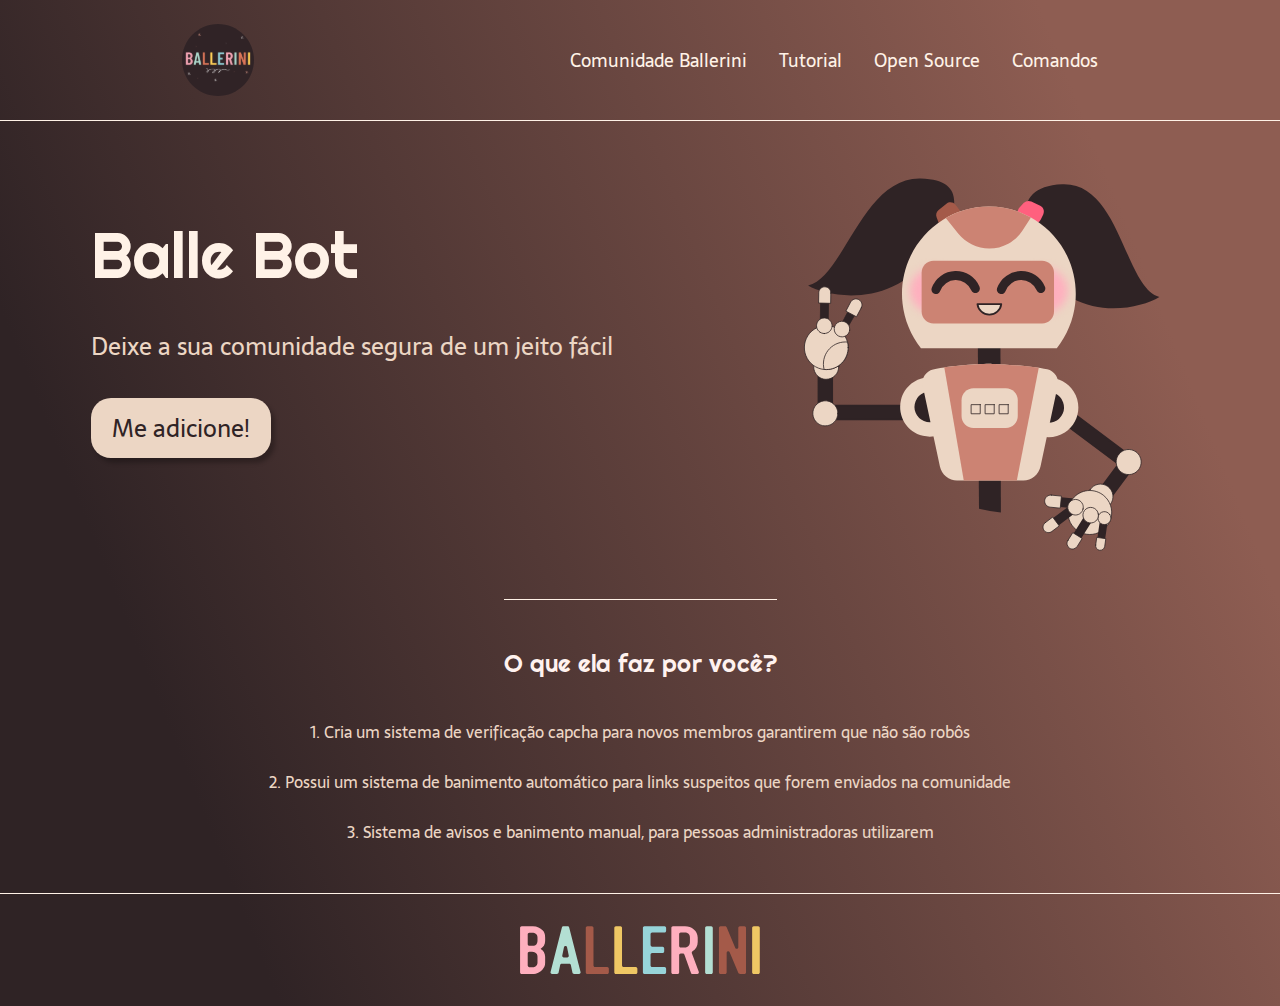
<file: Landing Page/index.html>
<!DOCTYPE html>
<html lang="pt-BR">
<head>
    <meta charset="UTF-8">
    <meta name="viewport" content="width=device-width, initial-scale=1.0">
    <meta name="description" content="Um bot que irá moderar e deixa a sua comunidade segura de um jeito fácil">
    <title>Balle Bot - Modere a sua comunidade do Discord</title>
    <link rel="stylesheet" type="text/css" href="style.css">

</head>
<body>
    <header class="cabecalho">
        <img class="cabecalho-imagem" src="logo.svg" alt="Logo da comunidade Ballerini">
        <nav class="cabecalho-menu">
          <a class="cabecalho-menu-item">Comunidade Ballerini</a>
          <a class="cabecalho-menu-item">Tutorial</a>
          <a class="cabecalho-menu-item">Open Source</a>
          <a class="cabecalho-menu-item">Comandos</a>
        </nav>
    </header>
    
    <main class="conteudo">
        <section class="conteudo-principal">
            <div class="conteudo-principal-escrito">
                <h1 class="conteudo-principal-escrito-titulo">Balle Bot</h1>
                <h2 class="conteudo-principal-escrito-subtitulo">Deixe a sua comunidade segura de um jeito fácil</h2>
                <button class="conteudo-principal-escrito-botao">Me adicione!</button>
            </div>
            <img class="conteudo-principal-imagem" src="freepik--Character--inject.svg" alt="Imagem da Balle Bot">
        </section>
            
        <section class="conteudo-secundario">
            <h3 class="conteudo-secundario-titulo">O que ela faz por você?</h3>
            <p class="conteudo-secundario-paragrafo">1. Cria um <strong>sistema de verificação capcha</strong> para novos membros garantirem que não são robôs</p>
            <p class="conteudo-secundario-paragrafo">2. Possui um <strong>sistema de banimento automático</strong> para links suspeitos que forem enviados na comunidade</p>
            <p class="conteudo-secundario-paragrafo">3. <strong>Sistema de avisos e banimento manual</strong>, para pessoas administradoras utilizarem</p>
        </section>
    </main>

    <footer class="rodape">
        <img class="rodape-imagem" src="BALLERINI.svg" alt="Logo Ballerini">
    </footer>
</body>
</html>
</file>
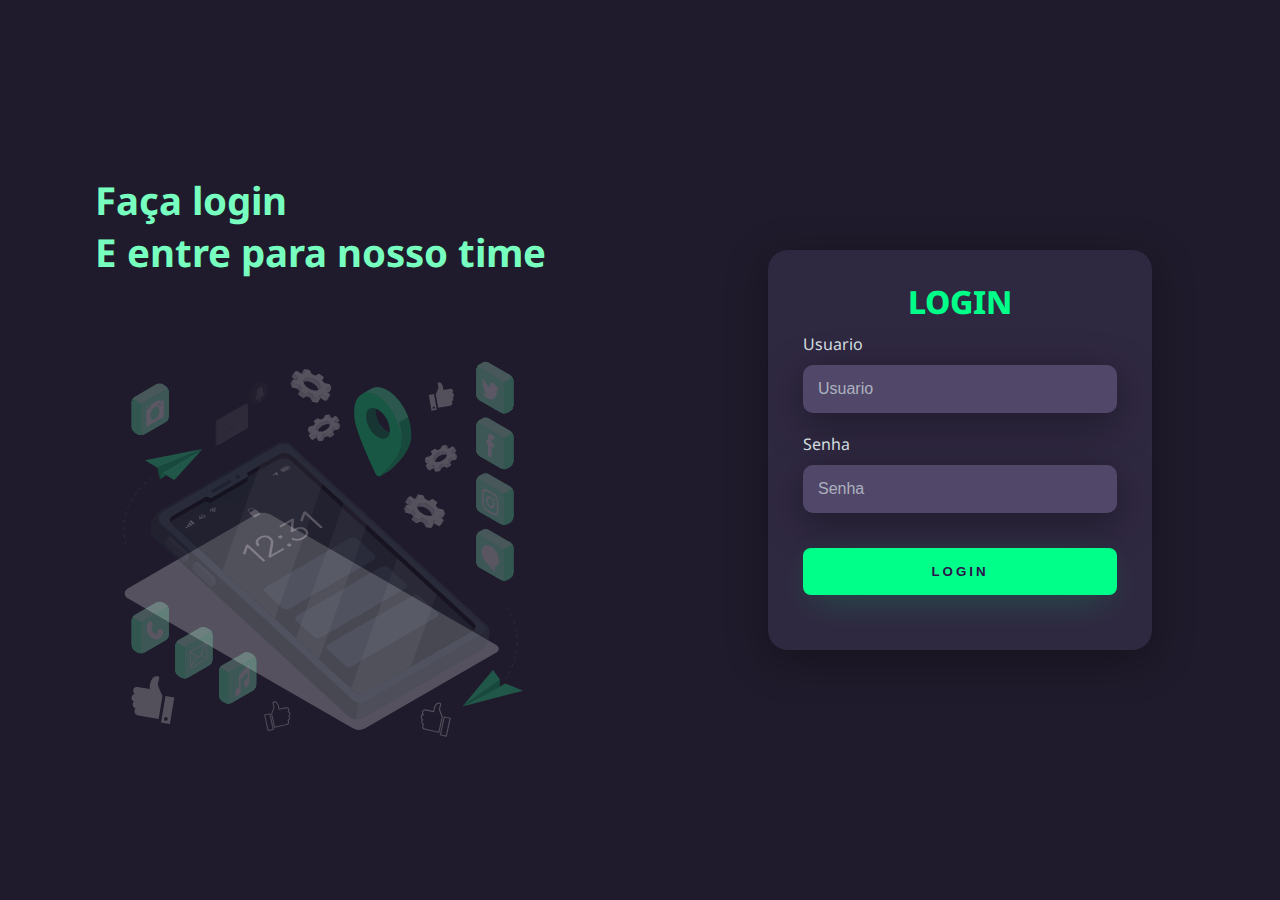
<file: Login Page/index.html>
<!DOCTYPE html>
<html lang="pt - BR">
<head>
    <meta charset="UTF-8">
    <meta http-equiv="X-UA-Compatible" content="IE=edge">
    <meta name="viewport" content="width=device-width, initial-scale=1.0">
    <link rel="stylesheet" href="style.css">
    <title>Login Page</title>
</head>
<body>
    <div class="main-login">
        <div class="left-login">
            <h1>Faça login<br>E entre para nosso time</h1>
            <img src="cellphone-animate.svg" class="login-image" alt="cellphone-animate">
        </div>
        <div class="right-login">
            <div class="card-login">
                <h1>LOGIN</h1>
                <div class="textfield">
                    <label for="usuario">Usuario</label>
                    <input type="text" name="usuario" placeholder="Usuario">
                </div>
                <div class="textfield">
                    <label for="senha">Senha</label>
                    <input type="password" name="senha" placeholder="Senha">
                </div>
                <button class="btn-login">Login</button>
            </div>
        </div>
    </div>
</body>
</html>
</file>
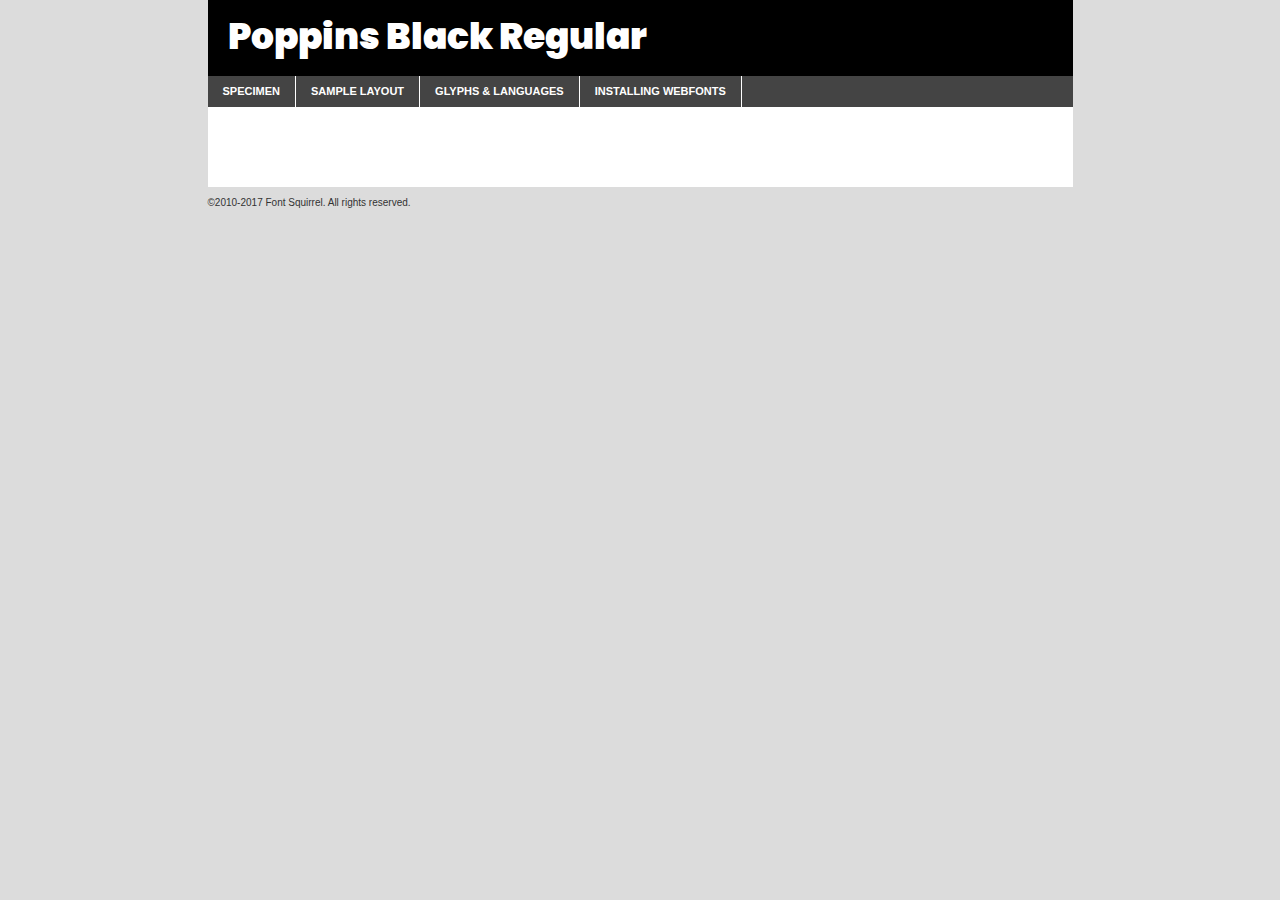
<file: Purple Landing Page/components/fonts/poppins-black-demo.html>
<!DOCTYPE html PUBLIC "-//W3C//DTD XHTML 1.0 Transitional//EN"
	"http://www.w3.org/TR/xhtml1/DTD/xhtml1-transitional.dtd">

<html xmlns="http://www.w3.org/1999/xhtml" xml:lang="en" lang="en">
<head>
	<meta http-equiv="Content-Type" content="text/html; charset=utf-8" />
	<script src="http://ajax.googleapis.com/ajax/libs/jquery/1.7.2/jquery.min.js" type="text/javascript" charset="utf-8"></script>
	<script type="text/javascript">
	(function($){$.fn.easyTabs=function(option){var param=jQuery.extend({fadeSpeed:"fast",defaultContent:1,activeClass:'active'},option);$(this).each(function(){var thisId="#"+this.id;if(param.defaultContent==''){param.defaultContent=1;}
	if(typeof param.defaultContent=="number")
	{var defaultTab=$(thisId+" .tabs li:eq("+(param.defaultContent-1)+") a").attr('href').substr(1);}else{var defaultTab=param.defaultContent;}
	$(thisId+" .tabs li a").each(function(){var tabToHide=$(this).attr('href').substr(1);$("#"+tabToHide).addClass('easytabs-tab-content');});hideAll();changeContent(defaultTab);function hideAll(){$(thisId+" .easytabs-tab-content").hide();}
	function changeContent(tabId){hideAll();$(thisId+" .tabs li").removeClass(param.activeClass);$(thisId+" .tabs li a[href=#"+tabId+"]").closest('li').addClass(param.activeClass);if(param.fadeSpeed!="none")
	{$(thisId+" #"+tabId).fadeIn(param.fadeSpeed);}else{$(thisId+" #"+tabId).show();}}
	$(thisId+" .tabs li").click(function(){var tabId=$(this).find('a').attr('href').substr(1);changeContent(tabId);return false;});});}})(jQuery);
	</script>
	<link rel="stylesheet" href="specimen_files/specimen_stylesheet.css" type="text/css" charset="utf-8" />
	<link rel="stylesheet" href="stylesheet.css" type="text/css" charset="utf-8" />

	<style type="text/css">
					body{
				font-family: 'poppinsblack';
							}
		</style>

	<title>Poppins Black Regular Specimen</title>
	
	
	<script type="text/javascript" charset="utf-8">
		$(document).ready(function() {
			$('#container').easyTabs({defaultContent:1});
		});
	</script>
</head>

<body>
<div id="container">
	<div id="header">
		Poppins Black Regular	</div>
	<ul class="tabs">
		<li><a href="#specimen">Specimen</a></li>
		<li><a href="#layout">Sample Layout</a></li>
				<li><a href="#glyphs">Glyphs &amp; Languages</a></li>
		<li><a href="#installing">Installing Webfonts</a></li>
		
	</ul>
	
	<div id="main_content">

		
			<div id="specimen">
		
				<div class="section">
					<div class="grid12 firstcol">
						<div class="huge">AaBb</div>
					</div>
				</div>
		
				<div class="section">
					<div class="glyph_range">A&#x200B;B&#x200b;C&#x200b;D&#x200b;E&#x200b;F&#x200b;G&#x200b;H&#x200b;I&#x200b;J&#x200b;K&#x200b;L&#x200b;M&#x200b;N&#x200b;O&#x200b;P&#x200b;Q&#x200b;R&#x200b;S&#x200b;T&#x200b;U&#x200b;V&#x200b;W&#x200b;X&#x200b;Y&#x200b;Z&#x200b;a&#x200b;b&#x200b;c&#x200b;d&#x200b;e&#x200b;f&#x200b;g&#x200b;h&#x200b;i&#x200b;j&#x200b;k&#x200b;l&#x200b;m&#x200b;n&#x200b;o&#x200b;p&#x200b;q&#x200b;r&#x200b;s&#x200b;t&#x200b;u&#x200b;v&#x200b;w&#x200b;x&#x200b;y&#x200b;z&#x200b;1&#x200b;2&#x200b;3&#x200b;4&#x200b;5&#x200b;6&#x200b;7&#x200b;8&#x200b;9&#x200b;0&#x200b;&amp;&#x200b;.&#x200b;,&#x200b;?&#x200b;!&#x200b;&#64;&#x200b;(&#x200b;)&#x200b;#&#x200b;$&#x200b;%&#x200b;*&#x200b;+&#x200b;-&#x200b;=&#x200b;:&#x200b;;</div>
				</div>
				<div class="section">
					<div class="grid12 firstcol">
						<table class="sample_table">
							<tr><td>10</td><td class="size10">abcdefghijklmnopqrstuvwxyzABCDEFGHIJKLMNOPQRSTUVWXYZ0123456789abcdefghijklmnopqrstuvwxyzABCDEFGHIJKLMNOPQRSTUVWXYZ0123456789abcdefghijklmnopqrstuvwxyzABCDEFGHIJKLMNOPQRSTUVWXYZ</td></tr>
							<tr><td>11</td><td class="size11">abcdefghijklmnopqrstuvwxyzABCDEFGHIJKLMNOPQRSTUVWXYZ0123456789abcdefghijklmnopqrstuvwxyzABCDEFGHIJKLMNOPQRSTUVWXYZ0123456789abcdefghijklmnopqrstuvwxyzABCDEFGHIJKLMNOPQRSTUVWXYZ</td></tr>
							<tr><td>12</td><td class="size12">abcdefghijklmnopqrstuvwxyzABCDEFGHIJKLMNOPQRSTUVWXYZ0123456789abcdefghijklmnopqrstuvwxyzABCDEFGHIJKLMNOPQRSTUVWXYZ0123456789abcdefghijklmnopqrstuvwxyzABCDEFGHIJKLMNOPQRSTUVWXYZ</td></tr>
							<tr><td>13</td><td class="size13">abcdefghijklmnopqrstuvwxyzABCDEFGHIJKLMNOPQRSTUVWXYZ0123456789abcdefghijklmnopqrstuvwxyzABCDEFGHIJKLMNOPQRSTUVWXYZ0123456789abcdefghijklmnopqrstuvwxyzABCDEFGHIJKLMNOPQRSTUVWXYZ</td></tr>
							<tr><td>14</td><td class="size14">abcdefghijklmnopqrstuvwxyzABCDEFGHIJKLMNOPQRSTUVWXYZ0123456789abcdefghijklmnopqrstuvwxyzABCDEFGHIJKLMNOPQRSTUVWXYZ0123456789abcdefghijklmnopqrstuvwxyzABCDEFGHIJKLMNOPQRSTUVWXYZ</td></tr>
							<tr><td>16</td><td class="size16">abcdefghijklmnopqrstuvwxyzABCDEFGHIJKLMNOPQRSTUVWXYZ0123456789abcdefghijklmnopqrstuvwxyzABCDEFGHIJKLMNOPQRSTUVWXYZ</td></tr>
							<tr><td>18</td><td class="size18">abcdefghijklmnopqrstuvwxyzABCDEFGHIJKLMNOPQRSTUVWXYZ0123456789abcdefghijklmnopqrstuvwxyzABCDEFGHIJKLMNOPQRSTUVWXYZ</td></tr>
							<tr><td>20</td><td class="size20">abcdefghijklmnopqrstuvwxyzABCDEFGHIJKLMNOPQRSTUVWXYZ0123456789abcdefghijklmnopqrstuvwxyzABCDEFGHIJKLMNOPQRSTUVWXYZ</td></tr>
							<tr><td>24</td><td class="size24">abcdefghijklmnopqrstuvwxyzABCDEFGHIJKLMNOPQRSTUVWXYZ0123456789abcdefghijklmnopqrstuvwxyzABCDEFGHIJKLMNOPQRSTUVWXYZ</td></tr>
							<tr><td>30</td><td class="size30">abcdefghijklmnopqrstuvwxyzABCDEFGHIJKLMNOPQRSTUVWXYZ0123456789abcdefghijklmnopqrstuvwxyzABCDEFGHIJKLMNOPQRSTUVWXYZ</td></tr>
							<tr><td>36</td><td class="size36">abcdefghijklmnopqrstuvwxyzABCDEFGHIJKLMNOPQRSTUVWXYZ0123456789abcdefghijklmnopqrstuvwxyzABCDEFGHIJKLMNOPQRSTUVWXYZ</td></tr>
							<tr><td>48</td><td class="size48">abcdefghijklmnopqrstuvwxyzABCDEFGHIJKLMNOPQRSTUVWXYZ0123456789abcdefghijklmnopqrstuvwxyzABCDEFGHIJKLMNOPQRSTUVWXYZ</td></tr>
							<tr><td>60</td><td class="size60">abcdefghijklmnopqrstuvwxyzABCDEFGHIJKLMNOPQRSTUVWXYZ0123456789abcdefghijklmnopqrstuvwxyzABCDEFGHIJKLMNOPQRSTUVWXYZ</td></tr>
							<tr><td>72</td><td class="size72">abcdefghijklmnopqrstuvwxyzABCDEFGHIJKLMNOPQRSTUVWXYZ0123456789abcdefghijklmnopqrstuvwxyzABCDEFGHIJKLMNOPQRSTUVWXYZ</td></tr>
							<tr><td>90</td><td class="size90">abcdefghijklmnopqrstuvwxyzABCDEFGHIJKLMNOPQRSTUVWXYZ0123456789abcdefghijklmnopqrstuvwxyzABCDEFGHIJKLMNOPQRSTUVWXYZ</td></tr>
						</table>
				
					</div>
			
				</div>
		
		
		
								<div class="section" id="bodycomparison">


										<div id="xheight">
				<div class="fontbody">&#x25FC;&#x25FC;&#x25FC;&#x25FC;&#x25FC;&#x25FC;&#x25FC;&#x25FC;&#x25FC;&#x25FC;&#x25FC;&#x25FC;&#x25FC;&#x25FC;&#x25FC;&#x25FC;&#x25FC;&#x25FC;&#x25FC;&#x25FC;&#x25FC;&#x25FC;&#x25FC;&#x25FC;&#x25FC;&#x25FC;&#x25FC;&#x25FC;&#x25FC;&#x25FC;&#x25FC;&#x25FC;&#x25FC;&#x25FC;&#x25FC;&#x25FC;&#x25FC;&#x25FC;&#x25FC;&#x25FC;&#x25FC;&#x25FC;&#x25FC;&#x25FC;&#x25FC;&#x25FC;&#x25FC;&#x25FC;&#x25FC;&#x25FC;&#x25FC;&#x25FC;&#x25FC;&#x25FC;&#x25FC;&#x25FC;&#x25FC;&#x25FC;&#x25FC;&#x25FC;&#x25FC;&#x25FC;&#x25FC;&#x25FC;&#x25FC;&#x25FC;&#x25FC;&#x25FC;&#x25FC;&#x25FC;&#x25FC;&#x25FC;&#x25FC;&#x25FC;&#x25FC;&#x25FC;&#x25FC;&#x25FC;&#x25FC;&#x25FC;&#x25FC;&#x25FC;&#x25FC;&#x25FC;&#x25FC;&#x25FC;&#x25FC;&#x25FC;&#x25FC;&#x25FC;&#x25FC;&#x25FC;&#x25FC;&#x25FC;&#x25FC;&#x25FC;&#x25FC;&#x25FC;&#x25FC;body</div><div class="arialbody">body</div><div class="verdanabody">body</div><div class="georgiabody">body</div></div>
										<div class="fontbody" style="z-index:1">
											body<span>Poppins Black Regular</span>
										</div>
										<div class="arialbody" style="z-index:1">
											body<span>Arial</span>
										</div>
										<div class="verdanabody" style="z-index:1">
											body<span>Verdana</span>
										</div>
										<div class="georgiabody" style="z-index:1">
											body<span>Georgia</span>
										</div>



								</div>
		
		
				<div class="section psample psample_row1" id="">
					
					<div class="grid2 firstcol">
						<p class="size10"><span>10.</span>Aenean lacinia bibendum nulla sed consectetur. Fusce dapibus, tellus ac cursus commodo, tortor mauris condimentum nibh, ut fermentum massa justo sit amet risus. Nullam id dolor id nibh ultricies vehicula ut id elit. Cum sociis natoque penatibus et magnis dis parturient montes, nascetur ridiculus mus. Nulla vitae elit libero, a pharetra augue.</p>
			
					</div>
					<div class="grid3">
						<p class="size11"><span>11.</span>Aenean lacinia bibendum nulla sed consectetur. Fusce dapibus, tellus ac cursus commodo, tortor mauris condimentum nibh, ut fermentum massa justo sit amet risus. Nullam id dolor id nibh ultricies vehicula ut id elit. Cum sociis natoque penatibus et magnis dis parturient montes, nascetur ridiculus mus. Nulla vitae elit libero, a pharetra augue.</p>
			
					</div>
					<div class="grid3">
						<p class="size12"><span>12.</span>Aenean lacinia bibendum nulla sed consectetur. Fusce dapibus, tellus ac cursus commodo, tortor mauris condimentum nibh, ut fermentum massa justo sit amet risus. Nullam id dolor id nibh ultricies vehicula ut id elit. Cum sociis natoque penatibus et magnis dis parturient montes, nascetur ridiculus mus. Nulla vitae elit libero, a pharetra augue.</p>
			
					</div>
					<div class="grid4">
						<p class="size13"><span>13.</span>Aenean lacinia bibendum nulla sed consectetur. Fusce dapibus, tellus ac cursus commodo, tortor mauris condimentum nibh, ut fermentum massa justo sit amet risus. Nullam id dolor id nibh ultricies vehicula ut id elit. Cum sociis natoque penatibus et magnis dis parturient montes, nascetur ridiculus mus. Nulla vitae elit libero, a pharetra augue.</p>
			
					</div>
					<div class="white_blend"></div>
					
				</div>
				<div class="section psample psample_row2" id="">
					<div class="grid3 firstcol">
						<p class="size14"><span>14.</span>Aenean lacinia bibendum nulla sed consectetur. Fusce dapibus, tellus ac cursus commodo, tortor mauris condimentum nibh, ut fermentum massa justo sit amet risus. Nullam id dolor id nibh ultricies vehicula ut id elit. Cum sociis natoque penatibus et magnis dis parturient montes, nascetur ridiculus mus. Nulla vitae elit libero, a pharetra augue.</p>
			
					</div>
					<div class="grid4">
						<p class="size16"><span>16.</span>Aenean lacinia bibendum nulla sed consectetur. Fusce dapibus, tellus ac cursus commodo, tortor mauris condimentum nibh, ut fermentum massa justo sit amet risus. Nullam id dolor id nibh ultricies vehicula ut id elit. Cum sociis natoque penatibus et magnis dis parturient montes, nascetur ridiculus mus. Nulla vitae elit libero, a pharetra augue.</p>
			
					</div>
					<div class="grid5">
						<p class="size18"><span>18.</span>Aenean lacinia bibendum nulla sed consectetur. Fusce dapibus, tellus ac cursus commodo, tortor mauris condimentum nibh, ut fermentum massa justo sit amet risus. Nullam id dolor id nibh ultricies vehicula ut id elit. Cum sociis natoque penatibus et magnis dis parturient montes, nascetur ridiculus mus. Nulla vitae elit libero, a pharetra augue.</p>
			
					</div>

					<div class="white_blend"></div>

				</div>
				
				<div class="section psample psample_row3" id="">
					<div class="grid5 firstcol">
						<p class="size20"><span>20.</span>Aenean lacinia bibendum nulla sed consectetur. Fusce dapibus, tellus ac cursus commodo, tortor mauris condimentum nibh, ut fermentum massa justo sit amet risus. Nullam id dolor id nibh ultricies vehicula ut id elit. Cum sociis natoque penatibus et magnis dis parturient montes, nascetur ridiculus mus. Nulla vitae elit libero, a pharetra augue.</p>
					</div>
					<div class="grid7">
						<p class="size24"><span>24.</span>Aenean lacinia bibendum nulla sed consectetur. Fusce dapibus, tellus ac cursus commodo, tortor mauris condimentum nibh, ut fermentum massa justo sit amet risus. Nullam id dolor id nibh ultricies vehicula ut id elit. Cum sociis natoque penatibus et magnis dis parturient montes, nascetur ridiculus mus. Nulla vitae elit libero, a pharetra augue.</p>
					</div>
					
					<div class="white_blend"></div>
					
				</div>
				
				<div class="section psample psample_row4" id="">
					<div class="grid12 firstcol">
						<p class="size30"><span>30.</span>Aenean lacinia bibendum nulla sed consectetur. Fusce dapibus, tellus ac cursus commodo, tortor mauris condimentum nibh, ut fermentum massa justo sit amet risus. Nullam id dolor id nibh ultricies vehicula ut id elit. Cum sociis natoque penatibus et magnis dis parturient montes, nascetur ridiculus mus. Nulla vitae elit libero, a pharetra augue.</p>
					</div>
					<div class="white_blend"></div>
					
				</div>
				
				
				
				<div class="section psample psample_row1 fullreverse">
					<div class="grid2 firstcol">
						<p class="size10"><span>10.</span>Aenean lacinia bibendum nulla sed consectetur. Fusce dapibus, tellus ac cursus commodo, tortor mauris condimentum nibh, ut fermentum massa justo sit amet risus. Nullam id dolor id nibh ultricies vehicula ut id elit. Cum sociis natoque penatibus et magnis dis parturient montes, nascetur ridiculus mus. Nulla vitae elit libero, a pharetra augue.</p>
			
					</div>
					<div class="grid3">
						<p class="size11"><span>11.</span>Aenean lacinia bibendum nulla sed consectetur. Fusce dapibus, tellus ac cursus commodo, tortor mauris condimentum nibh, ut fermentum massa justo sit amet risus. Nullam id dolor id nibh ultricies vehicula ut id elit. Cum sociis natoque penatibus et magnis dis parturient montes, nascetur ridiculus mus. Nulla vitae elit libero, a pharetra augue.</p>
			
					</div>
					<div class="grid3">
						<p class="size12"><span>12.</span>Aenean lacinia bibendum nulla sed consectetur. Fusce dapibus, tellus ac cursus commodo, tortor mauris condimentum nibh, ut fermentum massa justo sit amet risus. Nullam id dolor id nibh ultricies vehicula ut id elit. Cum sociis natoque penatibus et magnis dis parturient montes, nascetur ridiculus mus. Nulla vitae elit libero, a pharetra augue.</p>
			
					</div>
					<div class="grid4">
						<p class="size13"><span>13.</span>Aenean lacinia bibendum nulla sed consectetur. Fusce dapibus, tellus ac cursus commodo, tortor mauris condimentum nibh, ut fermentum massa justo sit amet risus. Nullam id dolor id nibh ultricies vehicula ut id elit. Cum sociis natoque penatibus et magnis dis parturient montes, nascetur ridiculus mus. Nulla vitae elit libero, a pharetra augue.</p>
			
					</div>
					<div class="black_blend"></div>
					
				</div>
				
				<div class="section psample psample_row2 fullreverse">
					<div class="grid3 firstcol">
						<p class="size14"><span>14.</span>Aenean lacinia bibendum nulla sed consectetur. Fusce dapibus, tellus ac cursus commodo, tortor mauris condimentum nibh, ut fermentum massa justo sit amet risus. Nullam id dolor id nibh ultricies vehicula ut id elit. Cum sociis natoque penatibus et magnis dis parturient montes, nascetur ridiculus mus. Nulla vitae elit libero, a pharetra augue.</p>
			
					</div>
					<div class="grid4">
						<p class="size16"><span>16.</span>Aenean lacinia bibendum nulla sed consectetur. Fusce dapibus, tellus ac cursus commodo, tortor mauris condimentum nibh, ut fermentum massa justo sit amet risus. Nullam id dolor id nibh ultricies vehicula ut id elit. Cum sociis natoque penatibus et magnis dis parturient montes, nascetur ridiculus mus. Nulla vitae elit libero, a pharetra augue.</p>
			
					</div>
					<div class="grid5">
						<p class="size18"><span>18.</span>Aenean lacinia bibendum nulla sed consectetur. Fusce dapibus, tellus ac cursus commodo, tortor mauris condimentum nibh, ut fermentum massa justo sit amet risus. Nullam id dolor id nibh ultricies vehicula ut id elit. Cum sociis natoque penatibus et magnis dis parturient montes, nascetur ridiculus mus. Nulla vitae elit libero, a pharetra augue.</p>
			
					</div>
					<div class="black_blend"></div>

				</div>
				
				<div class="section psample fullreverse psample_row3" id="">
					<div class="grid5 firstcol">
						<p class="size20"><span>20.</span>Aenean lacinia bibendum nulla sed consectetur. Fusce dapibus, tellus ac cursus commodo, tortor mauris condimentum nibh, ut fermentum massa justo sit amet risus. Nullam id dolor id nibh ultricies vehicula ut id elit. Cum sociis natoque penatibus et magnis dis parturient montes, nascetur ridiculus mus. Nulla vitae elit libero, a pharetra augue.</p>
					</div>
					<div class="grid7">
						<p class="size24"><span>24.</span>Aenean lacinia bibendum nulla sed consectetur. Fusce dapibus, tellus ac cursus commodo, tortor mauris condimentum nibh, ut fermentum massa justo sit amet risus. Nullam id dolor id nibh ultricies vehicula ut id elit. Cum sociis natoque penatibus et magnis dis parturient montes, nascetur ridiculus mus. Nulla vitae elit libero, a pharetra augue.</p>
					</div>
					
					<div class="black_blend"></div>
					
				</div>
				
				<div class="section psample fullreverse psample_row4" id="" style="border-bottom: 20px #000 solid;">
					<div class="grid12 firstcol">
						<p class="size30"><span>30.</span>Aenean lacinia bibendum nulla sed consectetur. Fusce dapibus, tellus ac cursus commodo, tortor mauris condimentum nibh, ut fermentum massa justo sit amet risus. Nullam id dolor id nibh ultricies vehicula ut id elit. Cum sociis natoque penatibus et magnis dis parturient montes, nascetur ridiculus mus. Nulla vitae elit libero, a pharetra augue.</p>
					</div>
					<div class="black_blend"></div>
					
				</div>
				
				
				
				
			</div>
			
			<div id="layout">
				
				<div class="section">
					
					<div class="grid12 firstcol">
						<h1>Lorem Ipsum Dolor</h1>
						<h2>Etiam porta sem malesuada magna mollis euismod</h2>
						
						<p class="byline">By <a href="#link">Aenean Lacinia</a></p>
					</div>
				</div>
				<div class="section">
					<div class="grid8 firstcol">
						<p class="large">Donec sed odio dui. Morbi leo risus, porta ac consectetur ac, vestibulum at eros. Fusce dapibus, tellus ac cursus commodo, tortor mauris condimentum nibh, ut fermentum massa justo sit amet risus. </p>

						
						<h3>Pellentesque ornare sem</h3>

						<p>Maecenas sed diam eget risus varius blandit sit amet non magna. Maecenas faucibus mollis interdum. Donec ullamcorper nulla non metus auctor fringilla. Nullam id dolor id nibh ultricies vehicula ut id elit. Nullam id dolor id nibh ultricies vehicula ut id elit. </p>

						<p>Aenean eu leo quam. Pellentesque ornare sem lacinia quam venenatis vestibulum. Lorem ipsum dolor sit amet, consectetur adipiscing elit. Cum sociis natoque penatibus et magnis dis parturient montes, nascetur ridiculus mus. </p>

						<p>Nulla vitae elit libero, a pharetra augue. Praesent commodo cursus magna, vel scelerisque nisl consectetur et. Aenean lacinia bibendum nulla sed consectetur. </p>

						<p>Nullam quis risus eget urna mollis ornare vel eu leo. Nullam quis risus eget urna mollis ornare vel eu leo. Maecenas sed diam eget risus varius blandit sit amet non magna. Donec ullamcorper nulla non metus auctor fringilla. </p>

						<h3>Cras mattis consectetur</h3>

						<p>Aenean eu leo quam. Pellentesque ornare sem lacinia quam venenatis vestibulum. Aenean lacinia bibendum nulla sed consectetur. Integer posuere erat a ante venenatis dapibus posuere velit aliquet. Cras mattis consectetur purus sit amet fermentum. </p>

						<p>Nullam id dolor id nibh ultricies vehicula ut id elit. Nullam quis risus eget urna mollis ornare vel eu leo. Cras mattis consectetur purus sit amet fermentum.</p>
					</div>
					
					<div class="grid4 sidebar">
						
						<div class="box reverse">
							<p class="last">Nullam quis risus eget urna mollis ornare vel eu leo. Donec ullamcorper nulla non metus auctor fringilla. Cras mattis consectetur purus sit amet fermentum. Sed posuere consectetur est at lobortis. Lorem ipsum dolor sit amet, consectetur adipiscing elit. </p>
						</div>
						
						<p class="caption">Maecenas sed diam eget risus varius.</p>

						<p>Vestibulum id ligula porta felis euismod semper. Integer posuere erat a ante venenatis dapibus posuere velit aliquet. Vestibulum id ligula porta felis euismod semper. Sed posuere consectetur est at lobortis. Maecenas sed diam eget risus varius blandit sit amet non magna. Fusce dapibus, tellus ac cursus commodo, tortor mauris condimentum nibh, ut fermentum massa justo sit amet risus. </p>

					

						<p>Duis mollis, est non commodo luctus, nisi erat porttitor ligula, eget lacinia odio sem nec elit. Aenean lacinia bibendum nulla sed consectetur. Vivamus sagittis lacus vel augue laoreet rutrum faucibus dolor auctor. Aenean lacinia bibendum nulla sed consectetur. Nullam quis risus eget urna mollis ornare vel eu leo. </p>

						<p>Praesent commodo cursus magna, vel scelerisque nisl consectetur et. Donec ullamcorper nulla non metus auctor fringilla. Maecenas faucibus mollis interdum. Fusce dapibus, tellus ac cursus commodo, tortor mauris condimentum nibh, ut fermentum massa justo sit amet risus. </p>

					</div>
				</div>
				
			</div>


			



		<div id="glyphs">
			<div class="section">
				<div class="grid12 firstcol">
			
				<h1>Language Support</h1>
				<p>The subset of Poppins Black Regular in this kit supports the following languages:<br />
			
					Albanian, Basque, Breton, Chamorro, Danish, Dutch, English, Faroese, Finnish, French, Frisian, Galician, German, Icelandic, Italian, Malagasy, Norwegian, Portuguese, Spanish, Alsatian, Aragonese, Arapaho, Arrernte, Asturian, Aymara, Bislama, Cebuano, Corsican, Fijian, French_creole, Genoese, Gilbertese, Greenlandic, Haitian_creole, Hiligaynon, Hmong, Hopi, Ibanag, Iloko_ilokano, Indonesian, Interglossa_glosa, Interlingua, Irish_gaelic, Jerriais, Lojban, Lombard, Luxembourgeois, Manx, Mohawk, Norfolk_pitcairnese, Occitan, Oromo, Pangasinan, Papiamento, Piedmontese, Potawatomi, Rhaeto-romance, Romansh, Rotokas, Sami_lule, Samoan, Sardinian, Scots_gaelic, Seychelles_creole, Shona, Sicilian, Somali, Southern_ndebele, Swahili, Swati_swazi, Tagalog_filipino_pilipino, Tetum, Tok_pisin, Uyghur_latinized, Volapuk, Walloon, Warlpiri, Xhosa, Yapese, Zulu, Latinbasic, Ubasic, Demo				</p>
				<h1>Glyph Chart</h1>
				<p>The subset of Poppins Black Regular in this kit includes all the glyphs listed below. Unicode entities are included above each glyph to help you insert individual characters into your layout.</p>
				<div id="glyph_chart">
			
																														 <div><p>&amp;#13;</p>&#13;</div>
																				 <div><p>&amp;#32;</p>&#32;</div>
																				 <div><p>&amp;#33;</p>&#33;</div>
																				 <div><p>&amp;#34;</p>&#34;</div>
																				 <div><p>&amp;#35;</p>&#35;</div>
																				 <div><p>&amp;#36;</p>&#36;</div>
																				 <div><p>&amp;#37;</p>&#37;</div>
																				 <div><p>&amp;#38;</p>&#38;</div>
																				 <div><p>&amp;#39;</p>&#39;</div>
																				 <div><p>&amp;#40;</p>&#40;</div>
																				 <div><p>&amp;#41;</p>&#41;</div>
																				 <div><p>&amp;#42;</p>&#42;</div>
																				 <div><p>&amp;#43;</p>&#43;</div>
																				 <div><p>&amp;#44;</p>&#44;</div>
																				 <div><p>&amp;#45;</p>&#45;</div>
																				 <div><p>&amp;#46;</p>&#46;</div>
																				 <div><p>&amp;#47;</p>&#47;</div>
																				 <div><p>&amp;#48;</p>&#48;</div>
																				 <div><p>&amp;#49;</p>&#49;</div>
																				 <div><p>&amp;#50;</p>&#50;</div>
																				 <div><p>&amp;#51;</p>&#51;</div>
																				 <div><p>&amp;#52;</p>&#52;</div>
																				 <div><p>&amp;#53;</p>&#53;</div>
																				 <div><p>&amp;#54;</p>&#54;</div>
																				 <div><p>&amp;#55;</p>&#55;</div>
																				 <div><p>&amp;#56;</p>&#56;</div>
																				 <div><p>&amp;#57;</p>&#57;</div>
																				 <div><p>&amp;#58;</p>&#58;</div>
																				 <div><p>&amp;#59;</p>&#59;</div>
																				 <div><p>&amp;#60;</p>&#60;</div>
																				 <div><p>&amp;#61;</p>&#61;</div>
																				 <div><p>&amp;#62;</p>&#62;</div>
																				 <div><p>&amp;#63;</p>&#63;</div>
																				 <div><p>&amp;#64;</p>&#64;</div>
																				 <div><p>&amp;#65;</p>&#65;</div>
																				 <div><p>&amp;#66;</p>&#66;</div>
																				 <div><p>&amp;#67;</p>&#67;</div>
																				 <div><p>&amp;#68;</p>&#68;</div>
																				 <div><p>&amp;#69;</p>&#69;</div>
																				 <div><p>&amp;#70;</p>&#70;</div>
																				 <div><p>&amp;#71;</p>&#71;</div>
																				 <div><p>&amp;#72;</p>&#72;</div>
																				 <div><p>&amp;#73;</p>&#73;</div>
																				 <div><p>&amp;#74;</p>&#74;</div>
																				 <div><p>&amp;#75;</p>&#75;</div>
																				 <div><p>&amp;#76;</p>&#76;</div>
																				 <div><p>&amp;#77;</p>&#77;</div>
																				 <div><p>&amp;#78;</p>&#78;</div>
																				 <div><p>&amp;#79;</p>&#79;</div>
																				 <div><p>&amp;#80;</p>&#80;</div>
																				 <div><p>&amp;#81;</p>&#81;</div>
																				 <div><p>&amp;#82;</p>&#82;</div>
																				 <div><p>&amp;#83;</p>&#83;</div>
																				 <div><p>&amp;#84;</p>&#84;</div>
																				 <div><p>&amp;#85;</p>&#85;</div>
																				 <div><p>&amp;#86;</p>&#86;</div>
																				 <div><p>&amp;#87;</p>&#87;</div>
																				 <div><p>&amp;#88;</p>&#88;</div>
																				 <div><p>&amp;#89;</p>&#89;</div>
																				 <div><p>&amp;#90;</p>&#90;</div>
																				 <div><p>&amp;#91;</p>&#91;</div>
																				 <div><p>&amp;#92;</p>&#92;</div>
																				 <div><p>&amp;#93;</p>&#93;</div>
																				 <div><p>&amp;#94;</p>&#94;</div>
																				 <div><p>&amp;#95;</p>&#95;</div>
																				 <div><p>&amp;#96;</p>&#96;</div>
																				 <div><p>&amp;#97;</p>&#97;</div>
																				 <div><p>&amp;#98;</p>&#98;</div>
																				 <div><p>&amp;#99;</p>&#99;</div>
																				 <div><p>&amp;#100;</p>&#100;</div>
																				 <div><p>&amp;#101;</p>&#101;</div>
																				 <div><p>&amp;#102;</p>&#102;</div>
																				 <div><p>&amp;#103;</p>&#103;</div>
																				 <div><p>&amp;#104;</p>&#104;</div>
																				 <div><p>&amp;#105;</p>&#105;</div>
																				 <div><p>&amp;#106;</p>&#106;</div>
																				 <div><p>&amp;#107;</p>&#107;</div>
																				 <div><p>&amp;#108;</p>&#108;</div>
																				 <div><p>&amp;#109;</p>&#109;</div>
																				 <div><p>&amp;#110;</p>&#110;</div>
																				 <div><p>&amp;#111;</p>&#111;</div>
																				 <div><p>&amp;#112;</p>&#112;</div>
																				 <div><p>&amp;#113;</p>&#113;</div>
																				 <div><p>&amp;#114;</p>&#114;</div>
																				 <div><p>&amp;#115;</p>&#115;</div>
																				 <div><p>&amp;#116;</p>&#116;</div>
																				 <div><p>&amp;#117;</p>&#117;</div>
																				 <div><p>&amp;#118;</p>&#118;</div>
																				 <div><p>&amp;#119;</p>&#119;</div>
																				 <div><p>&amp;#120;</p>&#120;</div>
																				 <div><p>&amp;#121;</p>&#121;</div>
																				 <div><p>&amp;#122;</p>&#122;</div>
																				 <div><p>&amp;#123;</p>&#123;</div>
																				 <div><p>&amp;#124;</p>&#124;</div>
																				 <div><p>&amp;#125;</p>&#125;</div>
																				 <div><p>&amp;#126;</p>&#126;</div>
																				 <div><p>&amp;#160;</p>&#160;</div>
																				 <div><p>&amp;#161;</p>&#161;</div>
																				 <div><p>&amp;#162;</p>&#162;</div>
																				 <div><p>&amp;#163;</p>&#163;</div>
																				 <div><p>&amp;#164;</p>&#164;</div>
																				 <div><p>&amp;#165;</p>&#165;</div>
																				 <div><p>&amp;#166;</p>&#166;</div>
																				 <div><p>&amp;#167;</p>&#167;</div>
																				 <div><p>&amp;#168;</p>&#168;</div>
																				 <div><p>&amp;#169;</p>&#169;</div>
																				 <div><p>&amp;#170;</p>&#170;</div>
																				 <div><p>&amp;#171;</p>&#171;</div>
																				 <div><p>&amp;#172;</p>&#172;</div>
																				 <div><p>&amp;#173;</p>&#173;</div>
																				 <div><p>&amp;#174;</p>&#174;</div>
																				 <div><p>&amp;#175;</p>&#175;</div>
																				 <div><p>&amp;#176;</p>&#176;</div>
																				 <div><p>&amp;#177;</p>&#177;</div>
																				 <div><p>&amp;#178;</p>&#178;</div>
																				 <div><p>&amp;#179;</p>&#179;</div>
																				 <div><p>&amp;#180;</p>&#180;</div>
																				 <div><p>&amp;#181;</p>&#181;</div>
																				 <div><p>&amp;#182;</p>&#182;</div>
																				 <div><p>&amp;#183;</p>&#183;</div>
																				 <div><p>&amp;#184;</p>&#184;</div>
																				 <div><p>&amp;#185;</p>&#185;</div>
																				 <div><p>&amp;#186;</p>&#186;</div>
																				 <div><p>&amp;#187;</p>&#187;</div>
																				 <div><p>&amp;#188;</p>&#188;</div>
																				 <div><p>&amp;#189;</p>&#189;</div>
																				 <div><p>&amp;#190;</p>&#190;</div>
																				 <div><p>&amp;#191;</p>&#191;</div>
																				 <div><p>&amp;#192;</p>&#192;</div>
																				 <div><p>&amp;#193;</p>&#193;</div>
																				 <div><p>&amp;#194;</p>&#194;</div>
																				 <div><p>&amp;#195;</p>&#195;</div>
																				 <div><p>&amp;#196;</p>&#196;</div>
																				 <div><p>&amp;#197;</p>&#197;</div>
																				 <div><p>&amp;#198;</p>&#198;</div>
																				 <div><p>&amp;#199;</p>&#199;</div>
																				 <div><p>&amp;#200;</p>&#200;</div>
																				 <div><p>&amp;#201;</p>&#201;</div>
																				 <div><p>&amp;#202;</p>&#202;</div>
																				 <div><p>&amp;#203;</p>&#203;</div>
																				 <div><p>&amp;#204;</p>&#204;</div>
																				 <div><p>&amp;#205;</p>&#205;</div>
																				 <div><p>&amp;#206;</p>&#206;</div>
																				 <div><p>&amp;#207;</p>&#207;</div>
																				 <div><p>&amp;#208;</p>&#208;</div>
																				 <div><p>&amp;#209;</p>&#209;</div>
																				 <div><p>&amp;#210;</p>&#210;</div>
																				 <div><p>&amp;#211;</p>&#211;</div>
																				 <div><p>&amp;#212;</p>&#212;</div>
																				 <div><p>&amp;#213;</p>&#213;</div>
																				 <div><p>&amp;#214;</p>&#214;</div>
																				 <div><p>&amp;#215;</p>&#215;</div>
																				 <div><p>&amp;#216;</p>&#216;</div>
																				 <div><p>&amp;#217;</p>&#217;</div>
																				 <div><p>&amp;#218;</p>&#218;</div>
																				 <div><p>&amp;#219;</p>&#219;</div>
																				 <div><p>&amp;#220;</p>&#220;</div>
																				 <div><p>&amp;#221;</p>&#221;</div>
																				 <div><p>&amp;#222;</p>&#222;</div>
																				 <div><p>&amp;#223;</p>&#223;</div>
																				 <div><p>&amp;#224;</p>&#224;</div>
																				 <div><p>&amp;#225;</p>&#225;</div>
																				 <div><p>&amp;#226;</p>&#226;</div>
																				 <div><p>&amp;#227;</p>&#227;</div>
																				 <div><p>&amp;#228;</p>&#228;</div>
																				 <div><p>&amp;#229;</p>&#229;</div>
																				 <div><p>&amp;#230;</p>&#230;</div>
																				 <div><p>&amp;#231;</p>&#231;</div>
																				 <div><p>&amp;#232;</p>&#232;</div>
																				 <div><p>&amp;#233;</p>&#233;</div>
																				 <div><p>&amp;#234;</p>&#234;</div>
																				 <div><p>&amp;#235;</p>&#235;</div>
																				 <div><p>&amp;#236;</p>&#236;</div>
																				 <div><p>&amp;#237;</p>&#237;</div>
																				 <div><p>&amp;#238;</p>&#238;</div>
																				 <div><p>&amp;#239;</p>&#239;</div>
																				 <div><p>&amp;#240;</p>&#240;</div>
																				 <div><p>&amp;#241;</p>&#241;</div>
																				 <div><p>&amp;#242;</p>&#242;</div>
																				 <div><p>&amp;#243;</p>&#243;</div>
																				 <div><p>&amp;#244;</p>&#244;</div>
																				 <div><p>&amp;#245;</p>&#245;</div>
																				 <div><p>&amp;#246;</p>&#246;</div>
																				 <div><p>&amp;#247;</p>&#247;</div>
																				 <div><p>&amp;#248;</p>&#248;</div>
																				 <div><p>&amp;#249;</p>&#249;</div>
																				 <div><p>&amp;#250;</p>&#250;</div>
																				 <div><p>&amp;#251;</p>&#251;</div>
																				 <div><p>&amp;#252;</p>&#252;</div>
																				 <div><p>&amp;#253;</p>&#253;</div>
																				 <div><p>&amp;#254;</p>&#254;</div>
																				 <div><p>&amp;#255;</p>&#255;</div>
																				 <div><p>&amp;#338;</p>&#338;</div>
																				 <div><p>&amp;#339;</p>&#339;</div>
																				 <div><p>&amp;#376;</p>&#376;</div>
																				 <div><p>&amp;#710;</p>&#710;</div>
																				 <div><p>&amp;#732;</p>&#732;</div>
																				 <div><p>&amp;#8192;</p>&#8192;</div>
																				 <div><p>&amp;#8193;</p>&#8193;</div>
																				 <div><p>&amp;#8194;</p>&#8194;</div>
																				 <div><p>&amp;#8195;</p>&#8195;</div>
																				 <div><p>&amp;#8196;</p>&#8196;</div>
																				 <div><p>&amp;#8197;</p>&#8197;</div>
																				 <div><p>&amp;#8198;</p>&#8198;</div>
																				 <div><p>&amp;#8199;</p>&#8199;</div>
																				 <div><p>&amp;#8200;</p>&#8200;</div>
																				 <div><p>&amp;#8201;</p>&#8201;</div>
																				 <div><p>&amp;#8202;</p>&#8202;</div>
																				 <div><p>&amp;#8208;</p>&#8208;</div>
																				 <div><p>&amp;#8209;</p>&#8209;</div>
																				 <div><p>&amp;#8210;</p>&#8210;</div>
																				 <div><p>&amp;#8211;</p>&#8211;</div>
																				 <div><p>&amp;#8212;</p>&#8212;</div>
																				 <div><p>&amp;#8216;</p>&#8216;</div>
																				 <div><p>&amp;#8217;</p>&#8217;</div>
																				 <div><p>&amp;#8218;</p>&#8218;</div>
																				 <div><p>&amp;#8220;</p>&#8220;</div>
																				 <div><p>&amp;#8221;</p>&#8221;</div>
																				 <div><p>&amp;#8222;</p>&#8222;</div>
																				 <div><p>&amp;#8226;</p>&#8226;</div>
																				 <div><p>&amp;#8230;</p>&#8230;</div>
																				 <div><p>&amp;#8239;</p>&#8239;</div>
																				 <div><p>&amp;#8249;</p>&#8249;</div>
																				 <div><p>&amp;#8250;</p>&#8250;</div>
																				 <div><p>&amp;#8287;</p>&#8287;</div>
																				 <div><p>&amp;#8364;</p>&#8364;</div>
																				 <div><p>&amp;#8482;</p>&#8482;</div>
																				 <div><p>&amp;#9724;</p>&#9724;</div>
																				 <div><p>&amp;#64257;</p>&#64257;</div>
																				 <div><p>&amp;#64258;</p>&#64258;</div>
																																																</div>	
				</div>
		
		
			</div>
		</div>
		
		
		<div id="specs">
			
		</div>
	
		<div id="installing">
			<div class="section">
				<div class="grid7 firstcol">
					<h1>Installing Webfonts</h1>
					
					<p>Webfonts are supported by all major browser platforms but not all in the same way. There are currently four different font formats that must be included in order to target all browsers. This includes TTF, WOFF, EOT and SVG.</p>
					
					<h2>1. Upload your webfonts</h2>
					<p>You must upload your webfont kit to your website. They should be in or near the same directory as your CSS files.</p>
					
					<h2>2. Include the webfont stylesheet</h2>
					<p>A special CSS @font-face declaration helps the various browsers select the appropriate font it needs without causing you a bunch of headaches. Learn more about this syntax by reading the <a href="https://www.fontspring.com/blog/further-hardening-of-the-bulletproof-syntax">Fontspring blog post</a> about it. The code for it is as follows:</p>


<code>
@font-face{ 
	font-family: 'MyWebFont';
	src: url('WebFont.eot');
	src: url('WebFont.eot?#iefix') format('embedded-opentype'),
	     url('WebFont.woff') format('woff'),
	     url('WebFont.ttf') format('truetype'),
	     url('WebFont.svg#webfont') format('svg');
}
</code>

	<p>We've already gone ahead and generated the code for you. All you have to do is link to the stylesheet in your HTML, like this:</p>
	<code>&lt;link rel=&quot;stylesheet&quot; href=&quot;stylesheet.css&quot; type=&quot;text/css&quot; charset=&quot;utf-8&quot; /&gt;</code>

					<h2>3. Modify your own stylesheet</h2>
					<p>To take advantage of your new fonts, you must tell your stylesheet to use them. Look at the original @font-face declaration above and find the property called "font-family." The name linked there will be what you use to reference the font. Prepend that webfont name to the font stack in the "font-family" property, inside the selector you want to change. For example:</p>
<code>p { font-family: 'WebFont', Arial, sans-serif; }</code>

<h2>4. Test</h2>
<p>Getting webfonts to work cross-browser <em>can</em> be tricky. Use the information in the sidebar to help you if you find that fonts aren't loading in a particular browser.</p>
				</div>
				
				<div class="grid5 sidebar">
					<div class="box">
						<h2>Troubleshooting<br />Font-Face Problems</h2>
						<p>Having trouble getting your webfonts to load in your new website? Here are some tips to sort out what might be the problem.</p>

						<h3>Fonts not showing in any browser</h3>

						<p>This sounds like you need to work on the plumbing. You either did not upload the fonts to the correct directory, or you did not link the fonts properly in the CSS. If you've confirmed that all this is correct and you still have a problem, take a look at your .htaccess file and see if requests are getting intercepted.</p>

						<h3>Fonts not loading in iPhone or iPad</h3>

						<p>The most common problem here is that you are serving the fonts from an IIS server. IIS refuses to serve files that have unknown MIME types. If that is the case, you must set the MIME type for SVG to "image/svg+xml" in the server settings. Follow these instructions from Microsoft if you need help.</p>

						<h3>Fonts not loading in Firefox</h3>

						<p>The primary reason for this failure? You are still using a version Firefox older than 3.5. So upgrade already! If that isn't it, then you are very likely serving fonts from a different domain. Firefox requires that all font assets be served from the same domain. Lastly it is possible that you need to add WOFF to your list of MIME types (if you are serving via IIS.)</p>

						<h3>Fonts not loading in IE</h3>

						<p>Are you looking at Internet Explorer on an actual Windows machine or are you cheating by using a service like Adobe BrowserLab? Many of these screenshot services do not render @font-face for IE. Best to test it on a real machine.</p>

						<h3>Fonts not loading in IE9</h3>

						<p>IE9, like Firefox, requires that fonts be served from the same domain as the website. Make sure that is the case.</p>
					</div>
				</div>
			</div>
			
		</div>
	
	</div>
	<div id="footer">
		<p>&copy;2010-2017 Font Squirrel. All rights reserved.</p>
	</div>
</div>
</body>
</html>
</file>
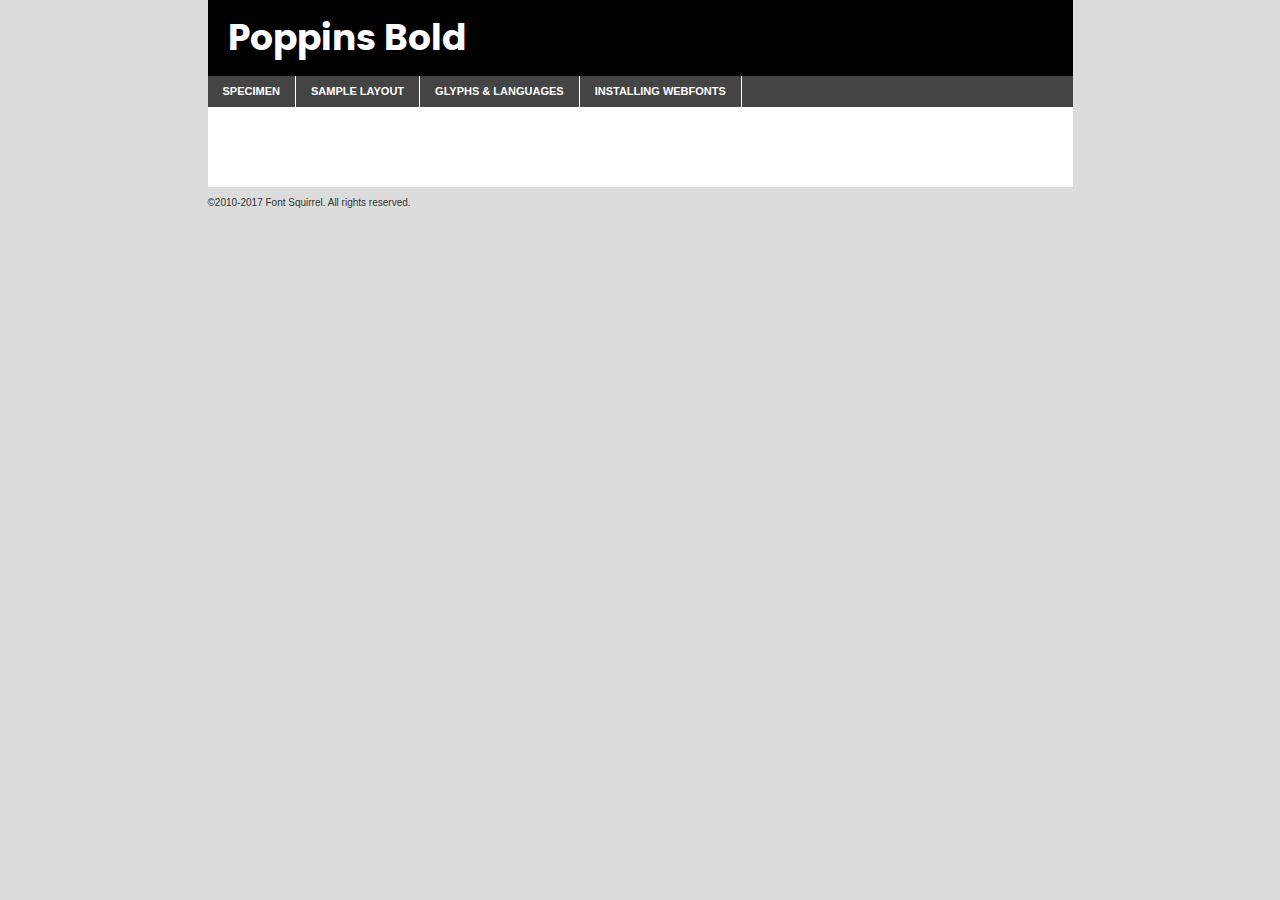
<file: Purple Landing Page/components/fonts/poppins-bold-demo.html>
<!DOCTYPE html PUBLIC "-//W3C//DTD XHTML 1.0 Transitional//EN"
	"http://www.w3.org/TR/xhtml1/DTD/xhtml1-transitional.dtd">

<html xmlns="http://www.w3.org/1999/xhtml" xml:lang="en" lang="en">
<head>
	<meta http-equiv="Content-Type" content="text/html; charset=utf-8" />
	<script src="http://ajax.googleapis.com/ajax/libs/jquery/1.7.2/jquery.min.js" type="text/javascript" charset="utf-8"></script>
	<script type="text/javascript">
	(function($){$.fn.easyTabs=function(option){var param=jQuery.extend({fadeSpeed:"fast",defaultContent:1,activeClass:'active'},option);$(this).each(function(){var thisId="#"+this.id;if(param.defaultContent==''){param.defaultContent=1;}
	if(typeof param.defaultContent=="number")
	{var defaultTab=$(thisId+" .tabs li:eq("+(param.defaultContent-1)+") a").attr('href').substr(1);}else{var defaultTab=param.defaultContent;}
	$(thisId+" .tabs li a").each(function(){var tabToHide=$(this).attr('href').substr(1);$("#"+tabToHide).addClass('easytabs-tab-content');});hideAll();changeContent(defaultTab);function hideAll(){$(thisId+" .easytabs-tab-content").hide();}
	function changeContent(tabId){hideAll();$(thisId+" .tabs li").removeClass(param.activeClass);$(thisId+" .tabs li a[href=#"+tabId+"]").closest('li').addClass(param.activeClass);if(param.fadeSpeed!="none")
	{$(thisId+" #"+tabId).fadeIn(param.fadeSpeed);}else{$(thisId+" #"+tabId).show();}}
	$(thisId+" .tabs li").click(function(){var tabId=$(this).find('a').attr('href').substr(1);changeContent(tabId);return false;});});}})(jQuery);
	</script>
	<link rel="stylesheet" href="specimen_files/specimen_stylesheet.css" type="text/css" charset="utf-8" />
	<link rel="stylesheet" href="stylesheet.css" type="text/css" charset="utf-8" />

	<style type="text/css">
					body{
				font-family: 'poppinsbold';
							}
		</style>

	<title>Poppins Bold Specimen</title>
	
	
	<script type="text/javascript" charset="utf-8">
		$(document).ready(function() {
			$('#container').easyTabs({defaultContent:1});
		});
	</script>
</head>

<body>
<div id="container">
	<div id="header">
		Poppins Bold	</div>
	<ul class="tabs">
		<li><a href="#specimen">Specimen</a></li>
		<li><a href="#layout">Sample Layout</a></li>
				<li><a href="#glyphs">Glyphs &amp; Languages</a></li>
		<li><a href="#installing">Installing Webfonts</a></li>
		
	</ul>
	
	<div id="main_content">

		
			<div id="specimen">
		
				<div class="section">
					<div class="grid12 firstcol">
						<div class="huge">AaBb</div>
					</div>
				</div>
		
				<div class="section">
					<div class="glyph_range">A&#x200B;B&#x200b;C&#x200b;D&#x200b;E&#x200b;F&#x200b;G&#x200b;H&#x200b;I&#x200b;J&#x200b;K&#x200b;L&#x200b;M&#x200b;N&#x200b;O&#x200b;P&#x200b;Q&#x200b;R&#x200b;S&#x200b;T&#x200b;U&#x200b;V&#x200b;W&#x200b;X&#x200b;Y&#x200b;Z&#x200b;a&#x200b;b&#x200b;c&#x200b;d&#x200b;e&#x200b;f&#x200b;g&#x200b;h&#x200b;i&#x200b;j&#x200b;k&#x200b;l&#x200b;m&#x200b;n&#x200b;o&#x200b;p&#x200b;q&#x200b;r&#x200b;s&#x200b;t&#x200b;u&#x200b;v&#x200b;w&#x200b;x&#x200b;y&#x200b;z&#x200b;1&#x200b;2&#x200b;3&#x200b;4&#x200b;5&#x200b;6&#x200b;7&#x200b;8&#x200b;9&#x200b;0&#x200b;&amp;&#x200b;.&#x200b;,&#x200b;?&#x200b;!&#x200b;&#64;&#x200b;(&#x200b;)&#x200b;#&#x200b;$&#x200b;%&#x200b;*&#x200b;+&#x200b;-&#x200b;=&#x200b;:&#x200b;;</div>
				</div>
				<div class="section">
					<div class="grid12 firstcol">
						<table class="sample_table">
							<tr><td>10</td><td class="size10">abcdefghijklmnopqrstuvwxyzABCDEFGHIJKLMNOPQRSTUVWXYZ0123456789abcdefghijklmnopqrstuvwxyzABCDEFGHIJKLMNOPQRSTUVWXYZ0123456789abcdefghijklmnopqrstuvwxyzABCDEFGHIJKLMNOPQRSTUVWXYZ</td></tr>
							<tr><td>11</td><td class="size11">abcdefghijklmnopqrstuvwxyzABCDEFGHIJKLMNOPQRSTUVWXYZ0123456789abcdefghijklmnopqrstuvwxyzABCDEFGHIJKLMNOPQRSTUVWXYZ0123456789abcdefghijklmnopqrstuvwxyzABCDEFGHIJKLMNOPQRSTUVWXYZ</td></tr>
							<tr><td>12</td><td class="size12">abcdefghijklmnopqrstuvwxyzABCDEFGHIJKLMNOPQRSTUVWXYZ0123456789abcdefghijklmnopqrstuvwxyzABCDEFGHIJKLMNOPQRSTUVWXYZ0123456789abcdefghijklmnopqrstuvwxyzABCDEFGHIJKLMNOPQRSTUVWXYZ</td></tr>
							<tr><td>13</td><td class="size13">abcdefghijklmnopqrstuvwxyzABCDEFGHIJKLMNOPQRSTUVWXYZ0123456789abcdefghijklmnopqrstuvwxyzABCDEFGHIJKLMNOPQRSTUVWXYZ0123456789abcdefghijklmnopqrstuvwxyzABCDEFGHIJKLMNOPQRSTUVWXYZ</td></tr>
							<tr><td>14</td><td class="size14">abcdefghijklmnopqrstuvwxyzABCDEFGHIJKLMNOPQRSTUVWXYZ0123456789abcdefghijklmnopqrstuvwxyzABCDEFGHIJKLMNOPQRSTUVWXYZ0123456789abcdefghijklmnopqrstuvwxyzABCDEFGHIJKLMNOPQRSTUVWXYZ</td></tr>
							<tr><td>16</td><td class="size16">abcdefghijklmnopqrstuvwxyzABCDEFGHIJKLMNOPQRSTUVWXYZ0123456789abcdefghijklmnopqrstuvwxyzABCDEFGHIJKLMNOPQRSTUVWXYZ</td></tr>
							<tr><td>18</td><td class="size18">abcdefghijklmnopqrstuvwxyzABCDEFGHIJKLMNOPQRSTUVWXYZ0123456789abcdefghijklmnopqrstuvwxyzABCDEFGHIJKLMNOPQRSTUVWXYZ</td></tr>
							<tr><td>20</td><td class="size20">abcdefghijklmnopqrstuvwxyzABCDEFGHIJKLMNOPQRSTUVWXYZ0123456789abcdefghijklmnopqrstuvwxyzABCDEFGHIJKLMNOPQRSTUVWXYZ</td></tr>
							<tr><td>24</td><td class="size24">abcdefghijklmnopqrstuvwxyzABCDEFGHIJKLMNOPQRSTUVWXYZ0123456789abcdefghijklmnopqrstuvwxyzABCDEFGHIJKLMNOPQRSTUVWXYZ</td></tr>
							<tr><td>30</td><td class="size30">abcdefghijklmnopqrstuvwxyzABCDEFGHIJKLMNOPQRSTUVWXYZ0123456789abcdefghijklmnopqrstuvwxyzABCDEFGHIJKLMNOPQRSTUVWXYZ</td></tr>
							<tr><td>36</td><td class="size36">abcdefghijklmnopqrstuvwxyzABCDEFGHIJKLMNOPQRSTUVWXYZ0123456789abcdefghijklmnopqrstuvwxyzABCDEFGHIJKLMNOPQRSTUVWXYZ</td></tr>
							<tr><td>48</td><td class="size48">abcdefghijklmnopqrstuvwxyzABCDEFGHIJKLMNOPQRSTUVWXYZ0123456789abcdefghijklmnopqrstuvwxyzABCDEFGHIJKLMNOPQRSTUVWXYZ</td></tr>
							<tr><td>60</td><td class="size60">abcdefghijklmnopqrstuvwxyzABCDEFGHIJKLMNOPQRSTUVWXYZ0123456789abcdefghijklmnopqrstuvwxyzABCDEFGHIJKLMNOPQRSTUVWXYZ</td></tr>
							<tr><td>72</td><td class="size72">abcdefghijklmnopqrstuvwxyzABCDEFGHIJKLMNOPQRSTUVWXYZ0123456789abcdefghijklmnopqrstuvwxyzABCDEFGHIJKLMNOPQRSTUVWXYZ</td></tr>
							<tr><td>90</td><td class="size90">abcdefghijklmnopqrstuvwxyzABCDEFGHIJKLMNOPQRSTUVWXYZ0123456789abcdefghijklmnopqrstuvwxyzABCDEFGHIJKLMNOPQRSTUVWXYZ</td></tr>
						</table>
				
					</div>
			
				</div>
		
		
		
								<div class="section" id="bodycomparison">


										<div id="xheight">
				<div class="fontbody">&#x25FC;&#x25FC;&#x25FC;&#x25FC;&#x25FC;&#x25FC;&#x25FC;&#x25FC;&#x25FC;&#x25FC;&#x25FC;&#x25FC;&#x25FC;&#x25FC;&#x25FC;&#x25FC;&#x25FC;&#x25FC;&#x25FC;&#x25FC;&#x25FC;&#x25FC;&#x25FC;&#x25FC;&#x25FC;&#x25FC;&#x25FC;&#x25FC;&#x25FC;&#x25FC;&#x25FC;&#x25FC;&#x25FC;&#x25FC;&#x25FC;&#x25FC;&#x25FC;&#x25FC;&#x25FC;&#x25FC;&#x25FC;&#x25FC;&#x25FC;&#x25FC;&#x25FC;&#x25FC;&#x25FC;&#x25FC;&#x25FC;&#x25FC;&#x25FC;&#x25FC;&#x25FC;&#x25FC;&#x25FC;&#x25FC;&#x25FC;&#x25FC;&#x25FC;&#x25FC;&#x25FC;&#x25FC;&#x25FC;&#x25FC;&#x25FC;&#x25FC;&#x25FC;&#x25FC;&#x25FC;&#x25FC;&#x25FC;&#x25FC;&#x25FC;&#x25FC;&#x25FC;&#x25FC;&#x25FC;&#x25FC;&#x25FC;&#x25FC;&#x25FC;&#x25FC;&#x25FC;&#x25FC;&#x25FC;&#x25FC;&#x25FC;&#x25FC;&#x25FC;&#x25FC;&#x25FC;&#x25FC;&#x25FC;&#x25FC;&#x25FC;&#x25FC;&#x25FC;&#x25FC;&#x25FC;body</div><div class="arialbody">body</div><div class="verdanabody">body</div><div class="georgiabody">body</div></div>
										<div class="fontbody" style="z-index:1">
											body<span>Poppins Bold</span>
										</div>
										<div class="arialbody" style="z-index:1">
											body<span>Arial</span>
										</div>
										<div class="verdanabody" style="z-index:1">
											body<span>Verdana</span>
										</div>
										<div class="georgiabody" style="z-index:1">
											body<span>Georgia</span>
										</div>



								</div>
		
		
				<div class="section psample psample_row1" id="">
					
					<div class="grid2 firstcol">
						<p class="size10"><span>10.</span>Aenean lacinia bibendum nulla sed consectetur. Fusce dapibus, tellus ac cursus commodo, tortor mauris condimentum nibh, ut fermentum massa justo sit amet risus. Nullam id dolor id nibh ultricies vehicula ut id elit. Cum sociis natoque penatibus et magnis dis parturient montes, nascetur ridiculus mus. Nulla vitae elit libero, a pharetra augue.</p>
			
					</div>
					<div class="grid3">
						<p class="size11"><span>11.</span>Aenean lacinia bibendum nulla sed consectetur. Fusce dapibus, tellus ac cursus commodo, tortor mauris condimentum nibh, ut fermentum massa justo sit amet risus. Nullam id dolor id nibh ultricies vehicula ut id elit. Cum sociis natoque penatibus et magnis dis parturient montes, nascetur ridiculus mus. Nulla vitae elit libero, a pharetra augue.</p>
			
					</div>
					<div class="grid3">
						<p class="size12"><span>12.</span>Aenean lacinia bibendum nulla sed consectetur. Fusce dapibus, tellus ac cursus commodo, tortor mauris condimentum nibh, ut fermentum massa justo sit amet risus. Nullam id dolor id nibh ultricies vehicula ut id elit. Cum sociis natoque penatibus et magnis dis parturient montes, nascetur ridiculus mus. Nulla vitae elit libero, a pharetra augue.</p>
			
					</div>
					<div class="grid4">
						<p class="size13"><span>13.</span>Aenean lacinia bibendum nulla sed consectetur. Fusce dapibus, tellus ac cursus commodo, tortor mauris condimentum nibh, ut fermentum massa justo sit amet risus. Nullam id dolor id nibh ultricies vehicula ut id elit. Cum sociis natoque penatibus et magnis dis parturient montes, nascetur ridiculus mus. Nulla vitae elit libero, a pharetra augue.</p>
			
					</div>
					<div class="white_blend"></div>
					
				</div>
				<div class="section psample psample_row2" id="">
					<div class="grid3 firstcol">
						<p class="size14"><span>14.</span>Aenean lacinia bibendum nulla sed consectetur. Fusce dapibus, tellus ac cursus commodo, tortor mauris condimentum nibh, ut fermentum massa justo sit amet risus. Nullam id dolor id nibh ultricies vehicula ut id elit. Cum sociis natoque penatibus et magnis dis parturient montes, nascetur ridiculus mus. Nulla vitae elit libero, a pharetra augue.</p>
			
					</div>
					<div class="grid4">
						<p class="size16"><span>16.</span>Aenean lacinia bibendum nulla sed consectetur. Fusce dapibus, tellus ac cursus commodo, tortor mauris condimentum nibh, ut fermentum massa justo sit amet risus. Nullam id dolor id nibh ultricies vehicula ut id elit. Cum sociis natoque penatibus et magnis dis parturient montes, nascetur ridiculus mus. Nulla vitae elit libero, a pharetra augue.</p>
			
					</div>
					<div class="grid5">
						<p class="size18"><span>18.</span>Aenean lacinia bibendum nulla sed consectetur. Fusce dapibus, tellus ac cursus commodo, tortor mauris condimentum nibh, ut fermentum massa justo sit amet risus. Nullam id dolor id nibh ultricies vehicula ut id elit. Cum sociis natoque penatibus et magnis dis parturient montes, nascetur ridiculus mus. Nulla vitae elit libero, a pharetra augue.</p>
			
					</div>

					<div class="white_blend"></div>

				</div>
				
				<div class="section psample psample_row3" id="">
					<div class="grid5 firstcol">
						<p class="size20"><span>20.</span>Aenean lacinia bibendum nulla sed consectetur. Fusce dapibus, tellus ac cursus commodo, tortor mauris condimentum nibh, ut fermentum massa justo sit amet risus. Nullam id dolor id nibh ultricies vehicula ut id elit. Cum sociis natoque penatibus et magnis dis parturient montes, nascetur ridiculus mus. Nulla vitae elit libero, a pharetra augue.</p>
					</div>
					<div class="grid7">
						<p class="size24"><span>24.</span>Aenean lacinia bibendum nulla sed consectetur. Fusce dapibus, tellus ac cursus commodo, tortor mauris condimentum nibh, ut fermentum massa justo sit amet risus. Nullam id dolor id nibh ultricies vehicula ut id elit. Cum sociis natoque penatibus et magnis dis parturient montes, nascetur ridiculus mus. Nulla vitae elit libero, a pharetra augue.</p>
					</div>
					
					<div class="white_blend"></div>
					
				</div>
				
				<div class="section psample psample_row4" id="">
					<div class="grid12 firstcol">
						<p class="size30"><span>30.</span>Aenean lacinia bibendum nulla sed consectetur. Fusce dapibus, tellus ac cursus commodo, tortor mauris condimentum nibh, ut fermentum massa justo sit amet risus. Nullam id dolor id nibh ultricies vehicula ut id elit. Cum sociis natoque penatibus et magnis dis parturient montes, nascetur ridiculus mus. Nulla vitae elit libero, a pharetra augue.</p>
					</div>
					<div class="white_blend"></div>
					
				</div>
				
				
				
				<div class="section psample psample_row1 fullreverse">
					<div class="grid2 firstcol">
						<p class="size10"><span>10.</span>Aenean lacinia bibendum nulla sed consectetur. Fusce dapibus, tellus ac cursus commodo, tortor mauris condimentum nibh, ut fermentum massa justo sit amet risus. Nullam id dolor id nibh ultricies vehicula ut id elit. Cum sociis natoque penatibus et magnis dis parturient montes, nascetur ridiculus mus. Nulla vitae elit libero, a pharetra augue.</p>
			
					</div>
					<div class="grid3">
						<p class="size11"><span>11.</span>Aenean lacinia bibendum nulla sed consectetur. Fusce dapibus, tellus ac cursus commodo, tortor mauris condimentum nibh, ut fermentum massa justo sit amet risus. Nullam id dolor id nibh ultricies vehicula ut id elit. Cum sociis natoque penatibus et magnis dis parturient montes, nascetur ridiculus mus. Nulla vitae elit libero, a pharetra augue.</p>
			
					</div>
					<div class="grid3">
						<p class="size12"><span>12.</span>Aenean lacinia bibendum nulla sed consectetur. Fusce dapibus, tellus ac cursus commodo, tortor mauris condimentum nibh, ut fermentum massa justo sit amet risus. Nullam id dolor id nibh ultricies vehicula ut id elit. Cum sociis natoque penatibus et magnis dis parturient montes, nascetur ridiculus mus. Nulla vitae elit libero, a pharetra augue.</p>
			
					</div>
					<div class="grid4">
						<p class="size13"><span>13.</span>Aenean lacinia bibendum nulla sed consectetur. Fusce dapibus, tellus ac cursus commodo, tortor mauris condimentum nibh, ut fermentum massa justo sit amet risus. Nullam id dolor id nibh ultricies vehicula ut id elit. Cum sociis natoque penatibus et magnis dis parturient montes, nascetur ridiculus mus. Nulla vitae elit libero, a pharetra augue.</p>
			
					</div>
					<div class="black_blend"></div>
					
				</div>
				
				<div class="section psample psample_row2 fullreverse">
					<div class="grid3 firstcol">
						<p class="size14"><span>14.</span>Aenean lacinia bibendum nulla sed consectetur. Fusce dapibus, tellus ac cursus commodo, tortor mauris condimentum nibh, ut fermentum massa justo sit amet risus. Nullam id dolor id nibh ultricies vehicula ut id elit. Cum sociis natoque penatibus et magnis dis parturient montes, nascetur ridiculus mus. Nulla vitae elit libero, a pharetra augue.</p>
			
					</div>
					<div class="grid4">
						<p class="size16"><span>16.</span>Aenean lacinia bibendum nulla sed consectetur. Fusce dapibus, tellus ac cursus commodo, tortor mauris condimentum nibh, ut fermentum massa justo sit amet risus. Nullam id dolor id nibh ultricies vehicula ut id elit. Cum sociis natoque penatibus et magnis dis parturient montes, nascetur ridiculus mus. Nulla vitae elit libero, a pharetra augue.</p>
			
					</div>
					<div class="grid5">
						<p class="size18"><span>18.</span>Aenean lacinia bibendum nulla sed consectetur. Fusce dapibus, tellus ac cursus commodo, tortor mauris condimentum nibh, ut fermentum massa justo sit amet risus. Nullam id dolor id nibh ultricies vehicula ut id elit. Cum sociis natoque penatibus et magnis dis parturient montes, nascetur ridiculus mus. Nulla vitae elit libero, a pharetra augue.</p>
			
					</div>
					<div class="black_blend"></div>

				</div>
				
				<div class="section psample fullreverse psample_row3" id="">
					<div class="grid5 firstcol">
						<p class="size20"><span>20.</span>Aenean lacinia bibendum nulla sed consectetur. Fusce dapibus, tellus ac cursus commodo, tortor mauris condimentum nibh, ut fermentum massa justo sit amet risus. Nullam id dolor id nibh ultricies vehicula ut id elit. Cum sociis natoque penatibus et magnis dis parturient montes, nascetur ridiculus mus. Nulla vitae elit libero, a pharetra augue.</p>
					</div>
					<div class="grid7">
						<p class="size24"><span>24.</span>Aenean lacinia bibendum nulla sed consectetur. Fusce dapibus, tellus ac cursus commodo, tortor mauris condimentum nibh, ut fermentum massa justo sit amet risus. Nullam id dolor id nibh ultricies vehicula ut id elit. Cum sociis natoque penatibus et magnis dis parturient montes, nascetur ridiculus mus. Nulla vitae elit libero, a pharetra augue.</p>
					</div>
					
					<div class="black_blend"></div>
					
				</div>
				
				<div class="section psample fullreverse psample_row4" id="" style="border-bottom: 20px #000 solid;">
					<div class="grid12 firstcol">
						<p class="size30"><span>30.</span>Aenean lacinia bibendum nulla sed consectetur. Fusce dapibus, tellus ac cursus commodo, tortor mauris condimentum nibh, ut fermentum massa justo sit amet risus. Nullam id dolor id nibh ultricies vehicula ut id elit. Cum sociis natoque penatibus et magnis dis parturient montes, nascetur ridiculus mus. Nulla vitae elit libero, a pharetra augue.</p>
					</div>
					<div class="black_blend"></div>
					
				</div>
				
				
				
				
			</div>
			
			<div id="layout">
				
				<div class="section">
					
					<div class="grid12 firstcol">
						<h1>Lorem Ipsum Dolor</h1>
						<h2>Etiam porta sem malesuada magna mollis euismod</h2>
						
						<p class="byline">By <a href="#link">Aenean Lacinia</a></p>
					</div>
				</div>
				<div class="section">
					<div class="grid8 firstcol">
						<p class="large">Donec sed odio dui. Morbi leo risus, porta ac consectetur ac, vestibulum at eros. Fusce dapibus, tellus ac cursus commodo, tortor mauris condimentum nibh, ut fermentum massa justo sit amet risus. </p>

						
						<h3>Pellentesque ornare sem</h3>

						<p>Maecenas sed diam eget risus varius blandit sit amet non magna. Maecenas faucibus mollis interdum. Donec ullamcorper nulla non metus auctor fringilla. Nullam id dolor id nibh ultricies vehicula ut id elit. Nullam id dolor id nibh ultricies vehicula ut id elit. </p>

						<p>Aenean eu leo quam. Pellentesque ornare sem lacinia quam venenatis vestibulum. Lorem ipsum dolor sit amet, consectetur adipiscing elit. Cum sociis natoque penatibus et magnis dis parturient montes, nascetur ridiculus mus. </p>

						<p>Nulla vitae elit libero, a pharetra augue. Praesent commodo cursus magna, vel scelerisque nisl consectetur et. Aenean lacinia bibendum nulla sed consectetur. </p>

						<p>Nullam quis risus eget urna mollis ornare vel eu leo. Nullam quis risus eget urna mollis ornare vel eu leo. Maecenas sed diam eget risus varius blandit sit amet non magna. Donec ullamcorper nulla non metus auctor fringilla. </p>

						<h3>Cras mattis consectetur</h3>

						<p>Aenean eu leo quam. Pellentesque ornare sem lacinia quam venenatis vestibulum. Aenean lacinia bibendum nulla sed consectetur. Integer posuere erat a ante venenatis dapibus posuere velit aliquet. Cras mattis consectetur purus sit amet fermentum. </p>

						<p>Nullam id dolor id nibh ultricies vehicula ut id elit. Nullam quis risus eget urna mollis ornare vel eu leo. Cras mattis consectetur purus sit amet fermentum.</p>
					</div>
					
					<div class="grid4 sidebar">
						
						<div class="box reverse">
							<p class="last">Nullam quis risus eget urna mollis ornare vel eu leo. Donec ullamcorper nulla non metus auctor fringilla. Cras mattis consectetur purus sit amet fermentum. Sed posuere consectetur est at lobortis. Lorem ipsum dolor sit amet, consectetur adipiscing elit. </p>
						</div>
						
						<p class="caption">Maecenas sed diam eget risus varius.</p>

						<p>Vestibulum id ligula porta felis euismod semper. Integer posuere erat a ante venenatis dapibus posuere velit aliquet. Vestibulum id ligula porta felis euismod semper. Sed posuere consectetur est at lobortis. Maecenas sed diam eget risus varius blandit sit amet non magna. Fusce dapibus, tellus ac cursus commodo, tortor mauris condimentum nibh, ut fermentum massa justo sit amet risus. </p>

					

						<p>Duis mollis, est non commodo luctus, nisi erat porttitor ligula, eget lacinia odio sem nec elit. Aenean lacinia bibendum nulla sed consectetur. Vivamus sagittis lacus vel augue laoreet rutrum faucibus dolor auctor. Aenean lacinia bibendum nulla sed consectetur. Nullam quis risus eget urna mollis ornare vel eu leo. </p>

						<p>Praesent commodo cursus magna, vel scelerisque nisl consectetur et. Donec ullamcorper nulla non metus auctor fringilla. Maecenas faucibus mollis interdum. Fusce dapibus, tellus ac cursus commodo, tortor mauris condimentum nibh, ut fermentum massa justo sit amet risus. </p>

					</div>
				</div>
				
			</div>


			



		<div id="glyphs">
			<div class="section">
				<div class="grid12 firstcol">
			
				<h1>Language Support</h1>
				<p>The subset of Poppins Bold in this kit supports the following languages:<br />
			
					Albanian, Basque, Breton, Chamorro, Danish, Dutch, English, Faroese, Finnish, French, Frisian, Galician, German, Icelandic, Italian, Malagasy, Norwegian, Portuguese, Spanish, Alsatian, Aragonese, Arapaho, Arrernte, Asturian, Aymara, Bislama, Cebuano, Corsican, Fijian, French_creole, Genoese, Gilbertese, Greenlandic, Haitian_creole, Hiligaynon, Hmong, Hopi, Ibanag, Iloko_ilokano, Indonesian, Interglossa_glosa, Interlingua, Irish_gaelic, Jerriais, Lojban, Lombard, Luxembourgeois, Manx, Mohawk, Norfolk_pitcairnese, Occitan, Oromo, Pangasinan, Papiamento, Piedmontese, Potawatomi, Rhaeto-romance, Romansh, Rotokas, Sami_lule, Samoan, Sardinian, Scots_gaelic, Seychelles_creole, Shona, Sicilian, Somali, Southern_ndebele, Swahili, Swati_swazi, Tagalog_filipino_pilipino, Tetum, Tok_pisin, Uyghur_latinized, Volapuk, Walloon, Warlpiri, Xhosa, Yapese, Zulu, Latinbasic, Ubasic, Demo				</p>
				<h1>Glyph Chart</h1>
				<p>The subset of Poppins Bold in this kit includes all the glyphs listed below. Unicode entities are included above each glyph to help you insert individual characters into your layout.</p>
				<div id="glyph_chart">
			
																														 <div><p>&amp;#13;</p>&#13;</div>
																				 <div><p>&amp;#32;</p>&#32;</div>
																				 <div><p>&amp;#33;</p>&#33;</div>
																				 <div><p>&amp;#34;</p>&#34;</div>
																				 <div><p>&amp;#35;</p>&#35;</div>
																				 <div><p>&amp;#36;</p>&#36;</div>
																				 <div><p>&amp;#37;</p>&#37;</div>
																				 <div><p>&amp;#38;</p>&#38;</div>
																				 <div><p>&amp;#39;</p>&#39;</div>
																				 <div><p>&amp;#40;</p>&#40;</div>
																				 <div><p>&amp;#41;</p>&#41;</div>
																				 <div><p>&amp;#42;</p>&#42;</div>
																				 <div><p>&amp;#43;</p>&#43;</div>
																				 <div><p>&amp;#44;</p>&#44;</div>
																				 <div><p>&amp;#45;</p>&#45;</div>
																				 <div><p>&amp;#46;</p>&#46;</div>
																				 <div><p>&amp;#47;</p>&#47;</div>
																				 <div><p>&amp;#48;</p>&#48;</div>
																				 <div><p>&amp;#49;</p>&#49;</div>
																				 <div><p>&amp;#50;</p>&#50;</div>
																				 <div><p>&amp;#51;</p>&#51;</div>
																				 <div><p>&amp;#52;</p>&#52;</div>
																				 <div><p>&amp;#53;</p>&#53;</div>
																				 <div><p>&amp;#54;</p>&#54;</div>
																				 <div><p>&amp;#55;</p>&#55;</div>
																				 <div><p>&amp;#56;</p>&#56;</div>
																				 <div><p>&amp;#57;</p>&#57;</div>
																				 <div><p>&amp;#58;</p>&#58;</div>
																				 <div><p>&amp;#59;</p>&#59;</div>
																				 <div><p>&amp;#60;</p>&#60;</div>
																				 <div><p>&amp;#61;</p>&#61;</div>
																				 <div><p>&amp;#62;</p>&#62;</div>
																				 <div><p>&amp;#63;</p>&#63;</div>
																				 <div><p>&amp;#64;</p>&#64;</div>
																				 <div><p>&amp;#65;</p>&#65;</div>
																				 <div><p>&amp;#66;</p>&#66;</div>
																				 <div><p>&amp;#67;</p>&#67;</div>
																				 <div><p>&amp;#68;</p>&#68;</div>
																				 <div><p>&amp;#69;</p>&#69;</div>
																				 <div><p>&amp;#70;</p>&#70;</div>
																				 <div><p>&amp;#71;</p>&#71;</div>
																				 <div><p>&amp;#72;</p>&#72;</div>
																				 <div><p>&amp;#73;</p>&#73;</div>
																				 <div><p>&amp;#74;</p>&#74;</div>
																				 <div><p>&amp;#75;</p>&#75;</div>
																				 <div><p>&amp;#76;</p>&#76;</div>
																				 <div><p>&amp;#77;</p>&#77;</div>
																				 <div><p>&amp;#78;</p>&#78;</div>
																				 <div><p>&amp;#79;</p>&#79;</div>
																				 <div><p>&amp;#80;</p>&#80;</div>
																				 <div><p>&amp;#81;</p>&#81;</div>
																				 <div><p>&amp;#82;</p>&#82;</div>
																				 <div><p>&amp;#83;</p>&#83;</div>
																				 <div><p>&amp;#84;</p>&#84;</div>
																				 <div><p>&amp;#85;</p>&#85;</div>
																				 <div><p>&amp;#86;</p>&#86;</div>
																				 <div><p>&amp;#87;</p>&#87;</div>
																				 <div><p>&amp;#88;</p>&#88;</div>
																				 <div><p>&amp;#89;</p>&#89;</div>
																				 <div><p>&amp;#90;</p>&#90;</div>
																				 <div><p>&amp;#91;</p>&#91;</div>
																				 <div><p>&amp;#92;</p>&#92;</div>
																				 <div><p>&amp;#93;</p>&#93;</div>
																				 <div><p>&amp;#94;</p>&#94;</div>
																				 <div><p>&amp;#95;</p>&#95;</div>
																				 <div><p>&amp;#96;</p>&#96;</div>
																				 <div><p>&amp;#97;</p>&#97;</div>
																				 <div><p>&amp;#98;</p>&#98;</div>
																				 <div><p>&amp;#99;</p>&#99;</div>
																				 <div><p>&amp;#100;</p>&#100;</div>
																				 <div><p>&amp;#101;</p>&#101;</div>
																				 <div><p>&amp;#102;</p>&#102;</div>
																				 <div><p>&amp;#103;</p>&#103;</div>
																				 <div><p>&amp;#104;</p>&#104;</div>
																				 <div><p>&amp;#105;</p>&#105;</div>
																				 <div><p>&amp;#106;</p>&#106;</div>
																				 <div><p>&amp;#107;</p>&#107;</div>
																				 <div><p>&amp;#108;</p>&#108;</div>
																				 <div><p>&amp;#109;</p>&#109;</div>
																				 <div><p>&amp;#110;</p>&#110;</div>
																				 <div><p>&amp;#111;</p>&#111;</div>
																				 <div><p>&amp;#112;</p>&#112;</div>
																				 <div><p>&amp;#113;</p>&#113;</div>
																				 <div><p>&amp;#114;</p>&#114;</div>
																				 <div><p>&amp;#115;</p>&#115;</div>
																				 <div><p>&amp;#116;</p>&#116;</div>
																				 <div><p>&amp;#117;</p>&#117;</div>
																				 <div><p>&amp;#118;</p>&#118;</div>
																				 <div><p>&amp;#119;</p>&#119;</div>
																				 <div><p>&amp;#120;</p>&#120;</div>
																				 <div><p>&amp;#121;</p>&#121;</div>
																				 <div><p>&amp;#122;</p>&#122;</div>
																				 <div><p>&amp;#123;</p>&#123;</div>
																				 <div><p>&amp;#124;</p>&#124;</div>
																				 <div><p>&amp;#125;</p>&#125;</div>
																				 <div><p>&amp;#126;</p>&#126;</div>
																				 <div><p>&amp;#160;</p>&#160;</div>
																				 <div><p>&amp;#161;</p>&#161;</div>
																				 <div><p>&amp;#162;</p>&#162;</div>
																				 <div><p>&amp;#163;</p>&#163;</div>
																				 <div><p>&amp;#164;</p>&#164;</div>
																				 <div><p>&amp;#165;</p>&#165;</div>
																				 <div><p>&amp;#166;</p>&#166;</div>
																				 <div><p>&amp;#167;</p>&#167;</div>
																				 <div><p>&amp;#168;</p>&#168;</div>
																				 <div><p>&amp;#169;</p>&#169;</div>
																				 <div><p>&amp;#170;</p>&#170;</div>
																				 <div><p>&amp;#171;</p>&#171;</div>
																				 <div><p>&amp;#172;</p>&#172;</div>
																				 <div><p>&amp;#173;</p>&#173;</div>
																				 <div><p>&amp;#174;</p>&#174;</div>
																				 <div><p>&amp;#175;</p>&#175;</div>
																				 <div><p>&amp;#176;</p>&#176;</div>
																				 <div><p>&amp;#177;</p>&#177;</div>
																				 <div><p>&amp;#178;</p>&#178;</div>
																				 <div><p>&amp;#179;</p>&#179;</div>
																				 <div><p>&amp;#180;</p>&#180;</div>
																				 <div><p>&amp;#181;</p>&#181;</div>
																				 <div><p>&amp;#182;</p>&#182;</div>
																				 <div><p>&amp;#183;</p>&#183;</div>
																				 <div><p>&amp;#184;</p>&#184;</div>
																				 <div><p>&amp;#185;</p>&#185;</div>
																				 <div><p>&amp;#186;</p>&#186;</div>
																				 <div><p>&amp;#187;</p>&#187;</div>
																				 <div><p>&amp;#188;</p>&#188;</div>
																				 <div><p>&amp;#189;</p>&#189;</div>
																				 <div><p>&amp;#190;</p>&#190;</div>
																				 <div><p>&amp;#191;</p>&#191;</div>
																				 <div><p>&amp;#192;</p>&#192;</div>
																				 <div><p>&amp;#193;</p>&#193;</div>
																				 <div><p>&amp;#194;</p>&#194;</div>
																				 <div><p>&amp;#195;</p>&#195;</div>
																				 <div><p>&amp;#196;</p>&#196;</div>
																				 <div><p>&amp;#197;</p>&#197;</div>
																				 <div><p>&amp;#198;</p>&#198;</div>
																				 <div><p>&amp;#199;</p>&#199;</div>
																				 <div><p>&amp;#200;</p>&#200;</div>
																				 <div><p>&amp;#201;</p>&#201;</div>
																				 <div><p>&amp;#202;</p>&#202;</div>
																				 <div><p>&amp;#203;</p>&#203;</div>
																				 <div><p>&amp;#204;</p>&#204;</div>
																				 <div><p>&amp;#205;</p>&#205;</div>
																				 <div><p>&amp;#206;</p>&#206;</div>
																				 <div><p>&amp;#207;</p>&#207;</div>
																				 <div><p>&amp;#208;</p>&#208;</div>
																				 <div><p>&amp;#209;</p>&#209;</div>
																				 <div><p>&amp;#210;</p>&#210;</div>
																				 <div><p>&amp;#211;</p>&#211;</div>
																				 <div><p>&amp;#212;</p>&#212;</div>
																				 <div><p>&amp;#213;</p>&#213;</div>
																				 <div><p>&amp;#214;</p>&#214;</div>
																				 <div><p>&amp;#215;</p>&#215;</div>
																				 <div><p>&amp;#216;</p>&#216;</div>
																				 <div><p>&amp;#217;</p>&#217;</div>
																				 <div><p>&amp;#218;</p>&#218;</div>
																				 <div><p>&amp;#219;</p>&#219;</div>
																				 <div><p>&amp;#220;</p>&#220;</div>
																				 <div><p>&amp;#221;</p>&#221;</div>
																				 <div><p>&amp;#222;</p>&#222;</div>
																				 <div><p>&amp;#223;</p>&#223;</div>
																				 <div><p>&amp;#224;</p>&#224;</div>
																				 <div><p>&amp;#225;</p>&#225;</div>
																				 <div><p>&amp;#226;</p>&#226;</div>
																				 <div><p>&amp;#227;</p>&#227;</div>
																				 <div><p>&amp;#228;</p>&#228;</div>
																				 <div><p>&amp;#229;</p>&#229;</div>
																				 <div><p>&amp;#230;</p>&#230;</div>
																				 <div><p>&amp;#231;</p>&#231;</div>
																				 <div><p>&amp;#232;</p>&#232;</div>
																				 <div><p>&amp;#233;</p>&#233;</div>
																				 <div><p>&amp;#234;</p>&#234;</div>
																				 <div><p>&amp;#235;</p>&#235;</div>
																				 <div><p>&amp;#236;</p>&#236;</div>
																				 <div><p>&amp;#237;</p>&#237;</div>
																				 <div><p>&amp;#238;</p>&#238;</div>
																				 <div><p>&amp;#239;</p>&#239;</div>
																				 <div><p>&amp;#240;</p>&#240;</div>
																				 <div><p>&amp;#241;</p>&#241;</div>
																				 <div><p>&amp;#242;</p>&#242;</div>
																				 <div><p>&amp;#243;</p>&#243;</div>
																				 <div><p>&amp;#244;</p>&#244;</div>
																				 <div><p>&amp;#245;</p>&#245;</div>
																				 <div><p>&amp;#246;</p>&#246;</div>
																				 <div><p>&amp;#247;</p>&#247;</div>
																				 <div><p>&amp;#248;</p>&#248;</div>
																				 <div><p>&amp;#249;</p>&#249;</div>
																				 <div><p>&amp;#250;</p>&#250;</div>
																				 <div><p>&amp;#251;</p>&#251;</div>
																				 <div><p>&amp;#252;</p>&#252;</div>
																				 <div><p>&amp;#253;</p>&#253;</div>
																				 <div><p>&amp;#254;</p>&#254;</div>
																				 <div><p>&amp;#255;</p>&#255;</div>
																				 <div><p>&amp;#338;</p>&#338;</div>
																				 <div><p>&amp;#339;</p>&#339;</div>
																				 <div><p>&amp;#376;</p>&#376;</div>
																				 <div><p>&amp;#710;</p>&#710;</div>
																				 <div><p>&amp;#732;</p>&#732;</div>
																				 <div><p>&amp;#8192;</p>&#8192;</div>
																				 <div><p>&amp;#8193;</p>&#8193;</div>
																				 <div><p>&amp;#8194;</p>&#8194;</div>
																				 <div><p>&amp;#8195;</p>&#8195;</div>
																				 <div><p>&amp;#8196;</p>&#8196;</div>
																				 <div><p>&amp;#8197;</p>&#8197;</div>
																				 <div><p>&amp;#8198;</p>&#8198;</div>
																				 <div><p>&amp;#8199;</p>&#8199;</div>
																				 <div><p>&amp;#8200;</p>&#8200;</div>
																				 <div><p>&amp;#8201;</p>&#8201;</div>
																				 <div><p>&amp;#8202;</p>&#8202;</div>
																				 <div><p>&amp;#8208;</p>&#8208;</div>
																				 <div><p>&amp;#8209;</p>&#8209;</div>
																				 <div><p>&amp;#8210;</p>&#8210;</div>
																				 <div><p>&amp;#8211;</p>&#8211;</div>
																				 <div><p>&amp;#8212;</p>&#8212;</div>
																				 <div><p>&amp;#8216;</p>&#8216;</div>
																				 <div><p>&amp;#8217;</p>&#8217;</div>
																				 <div><p>&amp;#8218;</p>&#8218;</div>
																				 <div><p>&amp;#8220;</p>&#8220;</div>
																				 <div><p>&amp;#8221;</p>&#8221;</div>
																				 <div><p>&amp;#8222;</p>&#8222;</div>
																				 <div><p>&amp;#8226;</p>&#8226;</div>
																				 <div><p>&amp;#8230;</p>&#8230;</div>
																				 <div><p>&amp;#8239;</p>&#8239;</div>
																				 <div><p>&amp;#8249;</p>&#8249;</div>
																				 <div><p>&amp;#8250;</p>&#8250;</div>
																				 <div><p>&amp;#8287;</p>&#8287;</div>
																				 <div><p>&amp;#8364;</p>&#8364;</div>
																				 <div><p>&amp;#8482;</p>&#8482;</div>
																				 <div><p>&amp;#64257;</p>&#64257;</div>
																				 <div><p>&amp;#64258;</p>&#64258;</div>
																																																</div>	
				</div>
		
		
			</div>
		</div>
		
		
		<div id="specs">
			
		</div>
	
		<div id="installing">
			<div class="section">
				<div class="grid7 firstcol">
					<h1>Installing Webfonts</h1>
					
					<p>Webfonts are supported by all major browser platforms but not all in the same way. There are currently four different font formats that must be included in order to target all browsers. This includes TTF, WOFF, EOT and SVG.</p>
					
					<h2>1. Upload your webfonts</h2>
					<p>You must upload your webfont kit to your website. They should be in or near the same directory as your CSS files.</p>
					
					<h2>2. Include the webfont stylesheet</h2>
					<p>A special CSS @font-face declaration helps the various browsers select the appropriate font it needs without causing you a bunch of headaches. Learn more about this syntax by reading the <a href="https://www.fontspring.com/blog/further-hardening-of-the-bulletproof-syntax">Fontspring blog post</a> about it. The code for it is as follows:</p>


<code>
@font-face{ 
	font-family: 'MyWebFont';
	src: url('WebFont.eot');
	src: url('WebFont.eot?#iefix') format('embedded-opentype'),
	     url('WebFont.woff') format('woff'),
	     url('WebFont.ttf') format('truetype'),
	     url('WebFont.svg#webfont') format('svg');
}
</code>

	<p>We've already gone ahead and generated the code for you. All you have to do is link to the stylesheet in your HTML, like this:</p>
	<code>&lt;link rel=&quot;stylesheet&quot; href=&quot;stylesheet.css&quot; type=&quot;text/css&quot; charset=&quot;utf-8&quot; /&gt;</code>

					<h2>3. Modify your own stylesheet</h2>
					<p>To take advantage of your new fonts, you must tell your stylesheet to use them. Look at the original @font-face declaration above and find the property called "font-family." The name linked there will be what you use to reference the font. Prepend that webfont name to the font stack in the "font-family" property, inside the selector you want to change. For example:</p>
<code>p { font-family: 'WebFont', Arial, sans-serif; }</code>

<h2>4. Test</h2>
<p>Getting webfonts to work cross-browser <em>can</em> be tricky. Use the information in the sidebar to help you if you find that fonts aren't loading in a particular browser.</p>
				</div>
				
				<div class="grid5 sidebar">
					<div class="box">
						<h2>Troubleshooting<br />Font-Face Problems</h2>
						<p>Having trouble getting your webfonts to load in your new website? Here are some tips to sort out what might be the problem.</p>

						<h3>Fonts not showing in any browser</h3>

						<p>This sounds like you need to work on the plumbing. You either did not upload the fonts to the correct directory, or you did not link the fonts properly in the CSS. If you've confirmed that all this is correct and you still have a problem, take a look at your .htaccess file and see if requests are getting intercepted.</p>

						<h3>Fonts not loading in iPhone or iPad</h3>

						<p>The most common problem here is that you are serving the fonts from an IIS server. IIS refuses to serve files that have unknown MIME types. If that is the case, you must set the MIME type for SVG to "image/svg+xml" in the server settings. Follow these instructions from Microsoft if you need help.</p>

						<h3>Fonts not loading in Firefox</h3>

						<p>The primary reason for this failure? You are still using a version Firefox older than 3.5. So upgrade already! If that isn't it, then you are very likely serving fonts from a different domain. Firefox requires that all font assets be served from the same domain. Lastly it is possible that you need to add WOFF to your list of MIME types (if you are serving via IIS.)</p>

						<h3>Fonts not loading in IE</h3>

						<p>Are you looking at Internet Explorer on an actual Windows machine or are you cheating by using a service like Adobe BrowserLab? Many of these screenshot services do not render @font-face for IE. Best to test it on a real machine.</p>

						<h3>Fonts not loading in IE9</h3>

						<p>IE9, like Firefox, requires that fonts be served from the same domain as the website. Make sure that is the case.</p>
					</div>
				</div>
			</div>
			
		</div>
	
	</div>
	<div id="footer">
		<p>&copy;2010-2017 Font Squirrel. All rights reserved.</p>
	</div>
</div>
</body>
</html>
</file>
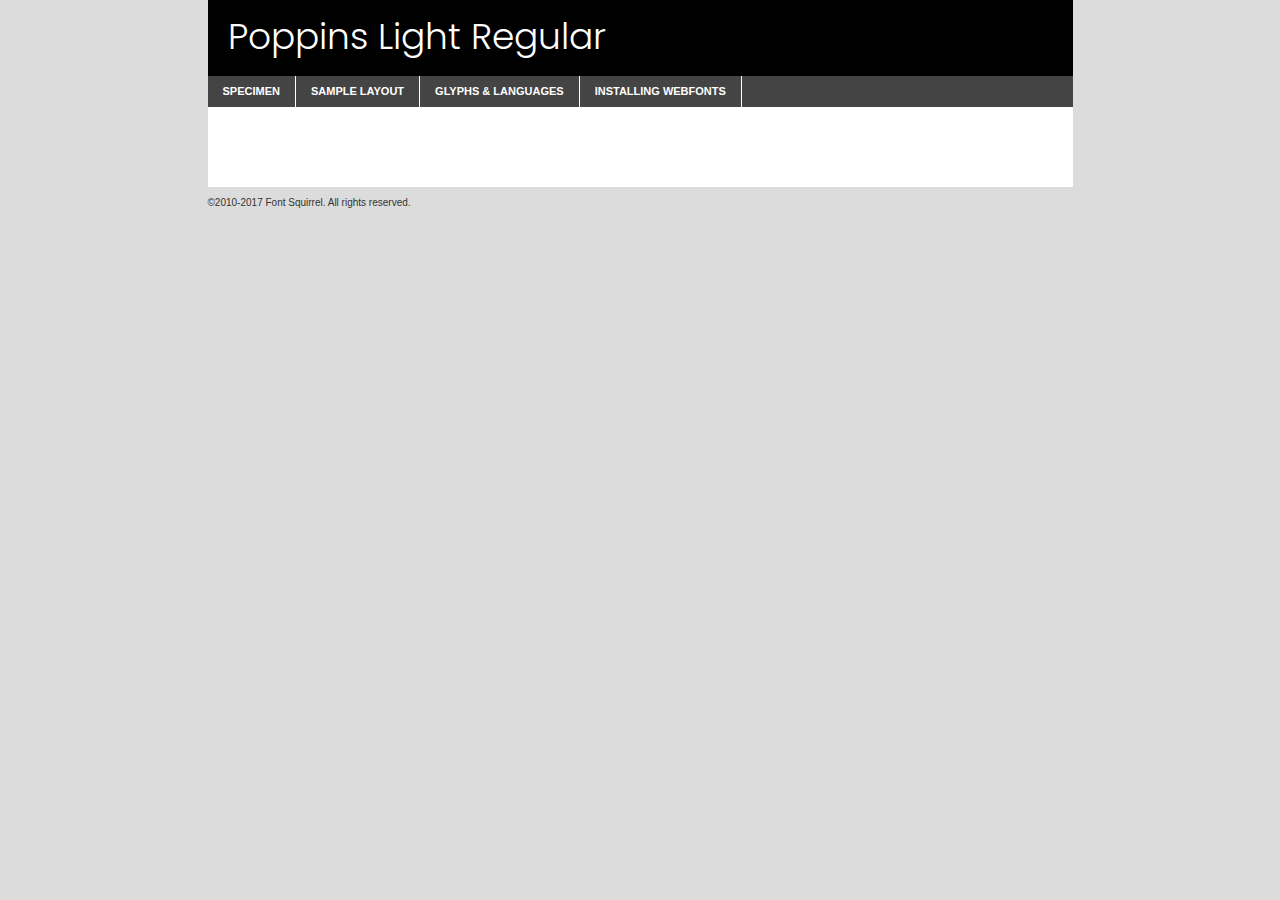
<file: Purple Landing Page/components/fonts/poppins-light-demo.html>
<!DOCTYPE html PUBLIC "-//W3C//DTD XHTML 1.0 Transitional//EN"
	"http://www.w3.org/TR/xhtml1/DTD/xhtml1-transitional.dtd">

<html xmlns="http://www.w3.org/1999/xhtml" xml:lang="en" lang="en">
<head>
	<meta http-equiv="Content-Type" content="text/html; charset=utf-8" />
	<script src="http://ajax.googleapis.com/ajax/libs/jquery/1.7.2/jquery.min.js" type="text/javascript" charset="utf-8"></script>
	<script type="text/javascript">
	(function($){$.fn.easyTabs=function(option){var param=jQuery.extend({fadeSpeed:"fast",defaultContent:1,activeClass:'active'},option);$(this).each(function(){var thisId="#"+this.id;if(param.defaultContent==''){param.defaultContent=1;}
	if(typeof param.defaultContent=="number")
	{var defaultTab=$(thisId+" .tabs li:eq("+(param.defaultContent-1)+") a").attr('href').substr(1);}else{var defaultTab=param.defaultContent;}
	$(thisId+" .tabs li a").each(function(){var tabToHide=$(this).attr('href').substr(1);$("#"+tabToHide).addClass('easytabs-tab-content');});hideAll();changeContent(defaultTab);function hideAll(){$(thisId+" .easytabs-tab-content").hide();}
	function changeContent(tabId){hideAll();$(thisId+" .tabs li").removeClass(param.activeClass);$(thisId+" .tabs li a[href=#"+tabId+"]").closest('li').addClass(param.activeClass);if(param.fadeSpeed!="none")
	{$(thisId+" #"+tabId).fadeIn(param.fadeSpeed);}else{$(thisId+" #"+tabId).show();}}
	$(thisId+" .tabs li").click(function(){var tabId=$(this).find('a').attr('href').substr(1);changeContent(tabId);return false;});});}})(jQuery);
	</script>
	<link rel="stylesheet" href="specimen_files/specimen_stylesheet.css" type="text/css" charset="utf-8" />
	<link rel="stylesheet" href="stylesheet.css" type="text/css" charset="utf-8" />

	<style type="text/css">
					body{
				font-family: 'poppinslight';
							}
		</style>

	<title>Poppins Light Regular Specimen</title>
	
	
	<script type="text/javascript" charset="utf-8">
		$(document).ready(function() {
			$('#container').easyTabs({defaultContent:1});
		});
	</script>
</head>

<body>
<div id="container">
	<div id="header">
		Poppins Light Regular	</div>
	<ul class="tabs">
		<li><a href="#specimen">Specimen</a></li>
		<li><a href="#layout">Sample Layout</a></li>
				<li><a href="#glyphs">Glyphs &amp; Languages</a></li>
		<li><a href="#installing">Installing Webfonts</a></li>
		
	</ul>
	
	<div id="main_content">

		
			<div id="specimen">
		
				<div class="section">
					<div class="grid12 firstcol">
						<div class="huge">AaBb</div>
					</div>
				</div>
		
				<div class="section">
					<div class="glyph_range">A&#x200B;B&#x200b;C&#x200b;D&#x200b;E&#x200b;F&#x200b;G&#x200b;H&#x200b;I&#x200b;J&#x200b;K&#x200b;L&#x200b;M&#x200b;N&#x200b;O&#x200b;P&#x200b;Q&#x200b;R&#x200b;S&#x200b;T&#x200b;U&#x200b;V&#x200b;W&#x200b;X&#x200b;Y&#x200b;Z&#x200b;a&#x200b;b&#x200b;c&#x200b;d&#x200b;e&#x200b;f&#x200b;g&#x200b;h&#x200b;i&#x200b;j&#x200b;k&#x200b;l&#x200b;m&#x200b;n&#x200b;o&#x200b;p&#x200b;q&#x200b;r&#x200b;s&#x200b;t&#x200b;u&#x200b;v&#x200b;w&#x200b;x&#x200b;y&#x200b;z&#x200b;1&#x200b;2&#x200b;3&#x200b;4&#x200b;5&#x200b;6&#x200b;7&#x200b;8&#x200b;9&#x200b;0&#x200b;&amp;&#x200b;.&#x200b;,&#x200b;?&#x200b;!&#x200b;&#64;&#x200b;(&#x200b;)&#x200b;#&#x200b;$&#x200b;%&#x200b;*&#x200b;+&#x200b;-&#x200b;=&#x200b;:&#x200b;;</div>
				</div>
				<div class="section">
					<div class="grid12 firstcol">
						<table class="sample_table">
							<tr><td>10</td><td class="size10">abcdefghijklmnopqrstuvwxyzABCDEFGHIJKLMNOPQRSTUVWXYZ0123456789abcdefghijklmnopqrstuvwxyzABCDEFGHIJKLMNOPQRSTUVWXYZ0123456789abcdefghijklmnopqrstuvwxyzABCDEFGHIJKLMNOPQRSTUVWXYZ</td></tr>
							<tr><td>11</td><td class="size11">abcdefghijklmnopqrstuvwxyzABCDEFGHIJKLMNOPQRSTUVWXYZ0123456789abcdefghijklmnopqrstuvwxyzABCDEFGHIJKLMNOPQRSTUVWXYZ0123456789abcdefghijklmnopqrstuvwxyzABCDEFGHIJKLMNOPQRSTUVWXYZ</td></tr>
							<tr><td>12</td><td class="size12">abcdefghijklmnopqrstuvwxyzABCDEFGHIJKLMNOPQRSTUVWXYZ0123456789abcdefghijklmnopqrstuvwxyzABCDEFGHIJKLMNOPQRSTUVWXYZ0123456789abcdefghijklmnopqrstuvwxyzABCDEFGHIJKLMNOPQRSTUVWXYZ</td></tr>
							<tr><td>13</td><td class="size13">abcdefghijklmnopqrstuvwxyzABCDEFGHIJKLMNOPQRSTUVWXYZ0123456789abcdefghijklmnopqrstuvwxyzABCDEFGHIJKLMNOPQRSTUVWXYZ0123456789abcdefghijklmnopqrstuvwxyzABCDEFGHIJKLMNOPQRSTUVWXYZ</td></tr>
							<tr><td>14</td><td class="size14">abcdefghijklmnopqrstuvwxyzABCDEFGHIJKLMNOPQRSTUVWXYZ0123456789abcdefghijklmnopqrstuvwxyzABCDEFGHIJKLMNOPQRSTUVWXYZ0123456789abcdefghijklmnopqrstuvwxyzABCDEFGHIJKLMNOPQRSTUVWXYZ</td></tr>
							<tr><td>16</td><td class="size16">abcdefghijklmnopqrstuvwxyzABCDEFGHIJKLMNOPQRSTUVWXYZ0123456789abcdefghijklmnopqrstuvwxyzABCDEFGHIJKLMNOPQRSTUVWXYZ</td></tr>
							<tr><td>18</td><td class="size18">abcdefghijklmnopqrstuvwxyzABCDEFGHIJKLMNOPQRSTUVWXYZ0123456789abcdefghijklmnopqrstuvwxyzABCDEFGHIJKLMNOPQRSTUVWXYZ</td></tr>
							<tr><td>20</td><td class="size20">abcdefghijklmnopqrstuvwxyzABCDEFGHIJKLMNOPQRSTUVWXYZ0123456789abcdefghijklmnopqrstuvwxyzABCDEFGHIJKLMNOPQRSTUVWXYZ</td></tr>
							<tr><td>24</td><td class="size24">abcdefghijklmnopqrstuvwxyzABCDEFGHIJKLMNOPQRSTUVWXYZ0123456789abcdefghijklmnopqrstuvwxyzABCDEFGHIJKLMNOPQRSTUVWXYZ</td></tr>
							<tr><td>30</td><td class="size30">abcdefghijklmnopqrstuvwxyzABCDEFGHIJKLMNOPQRSTUVWXYZ0123456789abcdefghijklmnopqrstuvwxyzABCDEFGHIJKLMNOPQRSTUVWXYZ</td></tr>
							<tr><td>36</td><td class="size36">abcdefghijklmnopqrstuvwxyzABCDEFGHIJKLMNOPQRSTUVWXYZ0123456789abcdefghijklmnopqrstuvwxyzABCDEFGHIJKLMNOPQRSTUVWXYZ</td></tr>
							<tr><td>48</td><td class="size48">abcdefghijklmnopqrstuvwxyzABCDEFGHIJKLMNOPQRSTUVWXYZ0123456789abcdefghijklmnopqrstuvwxyzABCDEFGHIJKLMNOPQRSTUVWXYZ</td></tr>
							<tr><td>60</td><td class="size60">abcdefghijklmnopqrstuvwxyzABCDEFGHIJKLMNOPQRSTUVWXYZ0123456789abcdefghijklmnopqrstuvwxyzABCDEFGHIJKLMNOPQRSTUVWXYZ</td></tr>
							<tr><td>72</td><td class="size72">abcdefghijklmnopqrstuvwxyzABCDEFGHIJKLMNOPQRSTUVWXYZ0123456789abcdefghijklmnopqrstuvwxyzABCDEFGHIJKLMNOPQRSTUVWXYZ</td></tr>
							<tr><td>90</td><td class="size90">abcdefghijklmnopqrstuvwxyzABCDEFGHIJKLMNOPQRSTUVWXYZ0123456789abcdefghijklmnopqrstuvwxyzABCDEFGHIJKLMNOPQRSTUVWXYZ</td></tr>
						</table>
				
					</div>
			
				</div>
		
		
		
								<div class="section" id="bodycomparison">


										<div id="xheight">
				<div class="fontbody">&#x25FC;&#x25FC;&#x25FC;&#x25FC;&#x25FC;&#x25FC;&#x25FC;&#x25FC;&#x25FC;&#x25FC;&#x25FC;&#x25FC;&#x25FC;&#x25FC;&#x25FC;&#x25FC;&#x25FC;&#x25FC;&#x25FC;&#x25FC;&#x25FC;&#x25FC;&#x25FC;&#x25FC;&#x25FC;&#x25FC;&#x25FC;&#x25FC;&#x25FC;&#x25FC;&#x25FC;&#x25FC;&#x25FC;&#x25FC;&#x25FC;&#x25FC;&#x25FC;&#x25FC;&#x25FC;&#x25FC;&#x25FC;&#x25FC;&#x25FC;&#x25FC;&#x25FC;&#x25FC;&#x25FC;&#x25FC;&#x25FC;&#x25FC;&#x25FC;&#x25FC;&#x25FC;&#x25FC;&#x25FC;&#x25FC;&#x25FC;&#x25FC;&#x25FC;&#x25FC;&#x25FC;&#x25FC;&#x25FC;&#x25FC;&#x25FC;&#x25FC;&#x25FC;&#x25FC;&#x25FC;&#x25FC;&#x25FC;&#x25FC;&#x25FC;&#x25FC;&#x25FC;&#x25FC;&#x25FC;&#x25FC;&#x25FC;&#x25FC;&#x25FC;&#x25FC;&#x25FC;&#x25FC;&#x25FC;&#x25FC;&#x25FC;&#x25FC;&#x25FC;&#x25FC;&#x25FC;&#x25FC;&#x25FC;&#x25FC;&#x25FC;&#x25FC;&#x25FC;&#x25FC;&#x25FC;body</div><div class="arialbody">body</div><div class="verdanabody">body</div><div class="georgiabody">body</div></div>
										<div class="fontbody" style="z-index:1">
											body<span>Poppins Light Regular</span>
										</div>
										<div class="arialbody" style="z-index:1">
											body<span>Arial</span>
										</div>
										<div class="verdanabody" style="z-index:1">
											body<span>Verdana</span>
										</div>
										<div class="georgiabody" style="z-index:1">
											body<span>Georgia</span>
										</div>



								</div>
		
		
				<div class="section psample psample_row1" id="">
					
					<div class="grid2 firstcol">
						<p class="size10"><span>10.</span>Aenean lacinia bibendum nulla sed consectetur. Fusce dapibus, tellus ac cursus commodo, tortor mauris condimentum nibh, ut fermentum massa justo sit amet risus. Nullam id dolor id nibh ultricies vehicula ut id elit. Cum sociis natoque penatibus et magnis dis parturient montes, nascetur ridiculus mus. Nulla vitae elit libero, a pharetra augue.</p>
			
					</div>
					<div class="grid3">
						<p class="size11"><span>11.</span>Aenean lacinia bibendum nulla sed consectetur. Fusce dapibus, tellus ac cursus commodo, tortor mauris condimentum nibh, ut fermentum massa justo sit amet risus. Nullam id dolor id nibh ultricies vehicula ut id elit. Cum sociis natoque penatibus et magnis dis parturient montes, nascetur ridiculus mus. Nulla vitae elit libero, a pharetra augue.</p>
			
					</div>
					<div class="grid3">
						<p class="size12"><span>12.</span>Aenean lacinia bibendum nulla sed consectetur. Fusce dapibus, tellus ac cursus commodo, tortor mauris condimentum nibh, ut fermentum massa justo sit amet risus. Nullam id dolor id nibh ultricies vehicula ut id elit. Cum sociis natoque penatibus et magnis dis parturient montes, nascetur ridiculus mus. Nulla vitae elit libero, a pharetra augue.</p>
			
					</div>
					<div class="grid4">
						<p class="size13"><span>13.</span>Aenean lacinia bibendum nulla sed consectetur. Fusce dapibus, tellus ac cursus commodo, tortor mauris condimentum nibh, ut fermentum massa justo sit amet risus. Nullam id dolor id nibh ultricies vehicula ut id elit. Cum sociis natoque penatibus et magnis dis parturient montes, nascetur ridiculus mus. Nulla vitae elit libero, a pharetra augue.</p>
			
					</div>
					<div class="white_blend"></div>
					
				</div>
				<div class="section psample psample_row2" id="">
					<div class="grid3 firstcol">
						<p class="size14"><span>14.</span>Aenean lacinia bibendum nulla sed consectetur. Fusce dapibus, tellus ac cursus commodo, tortor mauris condimentum nibh, ut fermentum massa justo sit amet risus. Nullam id dolor id nibh ultricies vehicula ut id elit. Cum sociis natoque penatibus et magnis dis parturient montes, nascetur ridiculus mus. Nulla vitae elit libero, a pharetra augue.</p>
			
					</div>
					<div class="grid4">
						<p class="size16"><span>16.</span>Aenean lacinia bibendum nulla sed consectetur. Fusce dapibus, tellus ac cursus commodo, tortor mauris condimentum nibh, ut fermentum massa justo sit amet risus. Nullam id dolor id nibh ultricies vehicula ut id elit. Cum sociis natoque penatibus et magnis dis parturient montes, nascetur ridiculus mus. Nulla vitae elit libero, a pharetra augue.</p>
			
					</div>
					<div class="grid5">
						<p class="size18"><span>18.</span>Aenean lacinia bibendum nulla sed consectetur. Fusce dapibus, tellus ac cursus commodo, tortor mauris condimentum nibh, ut fermentum massa justo sit amet risus. Nullam id dolor id nibh ultricies vehicula ut id elit. Cum sociis natoque penatibus et magnis dis parturient montes, nascetur ridiculus mus. Nulla vitae elit libero, a pharetra augue.</p>
			
					</div>

					<div class="white_blend"></div>

				</div>
				
				<div class="section psample psample_row3" id="">
					<div class="grid5 firstcol">
						<p class="size20"><span>20.</span>Aenean lacinia bibendum nulla sed consectetur. Fusce dapibus, tellus ac cursus commodo, tortor mauris condimentum nibh, ut fermentum massa justo sit amet risus. Nullam id dolor id nibh ultricies vehicula ut id elit. Cum sociis natoque penatibus et magnis dis parturient montes, nascetur ridiculus mus. Nulla vitae elit libero, a pharetra augue.</p>
					</div>
					<div class="grid7">
						<p class="size24"><span>24.</span>Aenean lacinia bibendum nulla sed consectetur. Fusce dapibus, tellus ac cursus commodo, tortor mauris condimentum nibh, ut fermentum massa justo sit amet risus. Nullam id dolor id nibh ultricies vehicula ut id elit. Cum sociis natoque penatibus et magnis dis parturient montes, nascetur ridiculus mus. Nulla vitae elit libero, a pharetra augue.</p>
					</div>
					
					<div class="white_blend"></div>
					
				</div>
				
				<div class="section psample psample_row4" id="">
					<div class="grid12 firstcol">
						<p class="size30"><span>30.</span>Aenean lacinia bibendum nulla sed consectetur. Fusce dapibus, tellus ac cursus commodo, tortor mauris condimentum nibh, ut fermentum massa justo sit amet risus. Nullam id dolor id nibh ultricies vehicula ut id elit. Cum sociis natoque penatibus et magnis dis parturient montes, nascetur ridiculus mus. Nulla vitae elit libero, a pharetra augue.</p>
					</div>
					<div class="white_blend"></div>
					
				</div>
				
				
				
				<div class="section psample psample_row1 fullreverse">
					<div class="grid2 firstcol">
						<p class="size10"><span>10.</span>Aenean lacinia bibendum nulla sed consectetur. Fusce dapibus, tellus ac cursus commodo, tortor mauris condimentum nibh, ut fermentum massa justo sit amet risus. Nullam id dolor id nibh ultricies vehicula ut id elit. Cum sociis natoque penatibus et magnis dis parturient montes, nascetur ridiculus mus. Nulla vitae elit libero, a pharetra augue.</p>
			
					</div>
					<div class="grid3">
						<p class="size11"><span>11.</span>Aenean lacinia bibendum nulla sed consectetur. Fusce dapibus, tellus ac cursus commodo, tortor mauris condimentum nibh, ut fermentum massa justo sit amet risus. Nullam id dolor id nibh ultricies vehicula ut id elit. Cum sociis natoque penatibus et magnis dis parturient montes, nascetur ridiculus mus. Nulla vitae elit libero, a pharetra augue.</p>
			
					</div>
					<div class="grid3">
						<p class="size12"><span>12.</span>Aenean lacinia bibendum nulla sed consectetur. Fusce dapibus, tellus ac cursus commodo, tortor mauris condimentum nibh, ut fermentum massa justo sit amet risus. Nullam id dolor id nibh ultricies vehicula ut id elit. Cum sociis natoque penatibus et magnis dis parturient montes, nascetur ridiculus mus. Nulla vitae elit libero, a pharetra augue.</p>
			
					</div>
					<div class="grid4">
						<p class="size13"><span>13.</span>Aenean lacinia bibendum nulla sed consectetur. Fusce dapibus, tellus ac cursus commodo, tortor mauris condimentum nibh, ut fermentum massa justo sit amet risus. Nullam id dolor id nibh ultricies vehicula ut id elit. Cum sociis natoque penatibus et magnis dis parturient montes, nascetur ridiculus mus. Nulla vitae elit libero, a pharetra augue.</p>
			
					</div>
					<div class="black_blend"></div>
					
				</div>
				
				<div class="section psample psample_row2 fullreverse">
					<div class="grid3 firstcol">
						<p class="size14"><span>14.</span>Aenean lacinia bibendum nulla sed consectetur. Fusce dapibus, tellus ac cursus commodo, tortor mauris condimentum nibh, ut fermentum massa justo sit amet risus. Nullam id dolor id nibh ultricies vehicula ut id elit. Cum sociis natoque penatibus et magnis dis parturient montes, nascetur ridiculus mus. Nulla vitae elit libero, a pharetra augue.</p>
			
					</div>
					<div class="grid4">
						<p class="size16"><span>16.</span>Aenean lacinia bibendum nulla sed consectetur. Fusce dapibus, tellus ac cursus commodo, tortor mauris condimentum nibh, ut fermentum massa justo sit amet risus. Nullam id dolor id nibh ultricies vehicula ut id elit. Cum sociis natoque penatibus et magnis dis parturient montes, nascetur ridiculus mus. Nulla vitae elit libero, a pharetra augue.</p>
			
					</div>
					<div class="grid5">
						<p class="size18"><span>18.</span>Aenean lacinia bibendum nulla sed consectetur. Fusce dapibus, tellus ac cursus commodo, tortor mauris condimentum nibh, ut fermentum massa justo sit amet risus. Nullam id dolor id nibh ultricies vehicula ut id elit. Cum sociis natoque penatibus et magnis dis parturient montes, nascetur ridiculus mus. Nulla vitae elit libero, a pharetra augue.</p>
			
					</div>
					<div class="black_blend"></div>

				</div>
				
				<div class="section psample fullreverse psample_row3" id="">
					<div class="grid5 firstcol">
						<p class="size20"><span>20.</span>Aenean lacinia bibendum nulla sed consectetur. Fusce dapibus, tellus ac cursus commodo, tortor mauris condimentum nibh, ut fermentum massa justo sit amet risus. Nullam id dolor id nibh ultricies vehicula ut id elit. Cum sociis natoque penatibus et magnis dis parturient montes, nascetur ridiculus mus. Nulla vitae elit libero, a pharetra augue.</p>
					</div>
					<div class="grid7">
						<p class="size24"><span>24.</span>Aenean lacinia bibendum nulla sed consectetur. Fusce dapibus, tellus ac cursus commodo, tortor mauris condimentum nibh, ut fermentum massa justo sit amet risus. Nullam id dolor id nibh ultricies vehicula ut id elit. Cum sociis natoque penatibus et magnis dis parturient montes, nascetur ridiculus mus. Nulla vitae elit libero, a pharetra augue.</p>
					</div>
					
					<div class="black_blend"></div>
					
				</div>
				
				<div class="section psample fullreverse psample_row4" id="" style="border-bottom: 20px #000 solid;">
					<div class="grid12 firstcol">
						<p class="size30"><span>30.</span>Aenean lacinia bibendum nulla sed consectetur. Fusce dapibus, tellus ac cursus commodo, tortor mauris condimentum nibh, ut fermentum massa justo sit amet risus. Nullam id dolor id nibh ultricies vehicula ut id elit. Cum sociis natoque penatibus et magnis dis parturient montes, nascetur ridiculus mus. Nulla vitae elit libero, a pharetra augue.</p>
					</div>
					<div class="black_blend"></div>
					
				</div>
				
				
				
				
			</div>
			
			<div id="layout">
				
				<div class="section">
					
					<div class="grid12 firstcol">
						<h1>Lorem Ipsum Dolor</h1>
						<h2>Etiam porta sem malesuada magna mollis euismod</h2>
						
						<p class="byline">By <a href="#link">Aenean Lacinia</a></p>
					</div>
				</div>
				<div class="section">
					<div class="grid8 firstcol">
						<p class="large">Donec sed odio dui. Morbi leo risus, porta ac consectetur ac, vestibulum at eros. Fusce dapibus, tellus ac cursus commodo, tortor mauris condimentum nibh, ut fermentum massa justo sit amet risus. </p>

						
						<h3>Pellentesque ornare sem</h3>

						<p>Maecenas sed diam eget risus varius blandit sit amet non magna. Maecenas faucibus mollis interdum. Donec ullamcorper nulla non metus auctor fringilla. Nullam id dolor id nibh ultricies vehicula ut id elit. Nullam id dolor id nibh ultricies vehicula ut id elit. </p>

						<p>Aenean eu leo quam. Pellentesque ornare sem lacinia quam venenatis vestibulum. Lorem ipsum dolor sit amet, consectetur adipiscing elit. Cum sociis natoque penatibus et magnis dis parturient montes, nascetur ridiculus mus. </p>

						<p>Nulla vitae elit libero, a pharetra augue. Praesent commodo cursus magna, vel scelerisque nisl consectetur et. Aenean lacinia bibendum nulla sed consectetur. </p>

						<p>Nullam quis risus eget urna mollis ornare vel eu leo. Nullam quis risus eget urna mollis ornare vel eu leo. Maecenas sed diam eget risus varius blandit sit amet non magna. Donec ullamcorper nulla non metus auctor fringilla. </p>

						<h3>Cras mattis consectetur</h3>

						<p>Aenean eu leo quam. Pellentesque ornare sem lacinia quam venenatis vestibulum. Aenean lacinia bibendum nulla sed consectetur. Integer posuere erat a ante venenatis dapibus posuere velit aliquet. Cras mattis consectetur purus sit amet fermentum. </p>

						<p>Nullam id dolor id nibh ultricies vehicula ut id elit. Nullam quis risus eget urna mollis ornare vel eu leo. Cras mattis consectetur purus sit amet fermentum.</p>
					</div>
					
					<div class="grid4 sidebar">
						
						<div class="box reverse">
							<p class="last">Nullam quis risus eget urna mollis ornare vel eu leo. Donec ullamcorper nulla non metus auctor fringilla. Cras mattis consectetur purus sit amet fermentum. Sed posuere consectetur est at lobortis. Lorem ipsum dolor sit amet, consectetur adipiscing elit. </p>
						</div>
						
						<p class="caption">Maecenas sed diam eget risus varius.</p>

						<p>Vestibulum id ligula porta felis euismod semper. Integer posuere erat a ante venenatis dapibus posuere velit aliquet. Vestibulum id ligula porta felis euismod semper. Sed posuere consectetur est at lobortis. Maecenas sed diam eget risus varius blandit sit amet non magna. Fusce dapibus, tellus ac cursus commodo, tortor mauris condimentum nibh, ut fermentum massa justo sit amet risus. </p>

					

						<p>Duis mollis, est non commodo luctus, nisi erat porttitor ligula, eget lacinia odio sem nec elit. Aenean lacinia bibendum nulla sed consectetur. Vivamus sagittis lacus vel augue laoreet rutrum faucibus dolor auctor. Aenean lacinia bibendum nulla sed consectetur. Nullam quis risus eget urna mollis ornare vel eu leo. </p>

						<p>Praesent commodo cursus magna, vel scelerisque nisl consectetur et. Donec ullamcorper nulla non metus auctor fringilla. Maecenas faucibus mollis interdum. Fusce dapibus, tellus ac cursus commodo, tortor mauris condimentum nibh, ut fermentum massa justo sit amet risus. </p>

					</div>
				</div>
				
			</div>


			



		<div id="glyphs">
			<div class="section">
				<div class="grid12 firstcol">
			
				<h1>Language Support</h1>
				<p>The subset of Poppins Light Regular in this kit supports the following languages:<br />
			
					English, Arrernte, Bislama, Cebuano, Fijian, Gilbertese, Hmong, Ibanag, Iloko_ilokano, Interglossa_glosa, Interlingua, Lojban, Manx, Norfolk_pitcairnese, Oromo, Rotokas, Samoan, Sardinian, Seychelles_creole, Shona, Somali, Southern_ndebele, Swahili, Swati_swazi, Tok_pisin, Warlpiri, Xhosa, Zulu, Latinbasic, Demo				</p>
				<h1>Glyph Chart</h1>
				<p>The subset of Poppins Light Regular in this kit includes all the glyphs listed below. Unicode entities are included above each glyph to help you insert individual characters into your layout.</p>
				<div id="glyph_chart">
			
																														 <div><p>&amp;#13;</p>&#13;</div>
																				 <div><p>&amp;#32;</p>&#32;</div>
																				 <div><p>&amp;#33;</p>&#33;</div>
																				 <div><p>&amp;#34;</p>&#34;</div>
																				 <div><p>&amp;#35;</p>&#35;</div>
																				 <div><p>&amp;#36;</p>&#36;</div>
																				 <div><p>&amp;#37;</p>&#37;</div>
																				 <div><p>&amp;#38;</p>&#38;</div>
																				 <div><p>&amp;#39;</p>&#39;</div>
																				 <div><p>&amp;#40;</p>&#40;</div>
																				 <div><p>&amp;#41;</p>&#41;</div>
																				 <div><p>&amp;#42;</p>&#42;</div>
																				 <div><p>&amp;#43;</p>&#43;</div>
																				 <div><p>&amp;#44;</p>&#44;</div>
																				 <div><p>&amp;#46;</p>&#46;</div>
																				 <div><p>&amp;#47;</p>&#47;</div>
																				 <div><p>&amp;#48;</p>&#48;</div>
																				 <div><p>&amp;#49;</p>&#49;</div>
																				 <div><p>&amp;#50;</p>&#50;</div>
																				 <div><p>&amp;#51;</p>&#51;</div>
																				 <div><p>&amp;#52;</p>&#52;</div>
																				 <div><p>&amp;#53;</p>&#53;</div>
																				 <div><p>&amp;#54;</p>&#54;</div>
																				 <div><p>&amp;#55;</p>&#55;</div>
																				 <div><p>&amp;#56;</p>&#56;</div>
																				 <div><p>&amp;#57;</p>&#57;</div>
																				 <div><p>&amp;#60;</p>&#60;</div>
																				 <div><p>&amp;#61;</p>&#61;</div>
																				 <div><p>&amp;#62;</p>&#62;</div>
																				 <div><p>&amp;#63;</p>&#63;</div>
																				 <div><p>&amp;#64;</p>&#64;</div>
																				 <div><p>&amp;#65;</p>&#65;</div>
																				 <div><p>&amp;#66;</p>&#66;</div>
																				 <div><p>&amp;#67;</p>&#67;</div>
																				 <div><p>&amp;#68;</p>&#68;</div>
																				 <div><p>&amp;#69;</p>&#69;</div>
																				 <div><p>&amp;#70;</p>&#70;</div>
																				 <div><p>&amp;#71;</p>&#71;</div>
																				 <div><p>&amp;#72;</p>&#72;</div>
																				 <div><p>&amp;#73;</p>&#73;</div>
																				 <div><p>&amp;#74;</p>&#74;</div>
																				 <div><p>&amp;#75;</p>&#75;</div>
																				 <div><p>&amp;#76;</p>&#76;</div>
																				 <div><p>&amp;#77;</p>&#77;</div>
																				 <div><p>&amp;#78;</p>&#78;</div>
																				 <div><p>&amp;#79;</p>&#79;</div>
																				 <div><p>&amp;#80;</p>&#80;</div>
																				 <div><p>&amp;#81;</p>&#81;</div>
																				 <div><p>&amp;#82;</p>&#82;</div>
																				 <div><p>&amp;#83;</p>&#83;</div>
																				 <div><p>&amp;#84;</p>&#84;</div>
																				 <div><p>&amp;#85;</p>&#85;</div>
																				 <div><p>&amp;#86;</p>&#86;</div>
																				 <div><p>&amp;#87;</p>&#87;</div>
																				 <div><p>&amp;#88;</p>&#88;</div>
																				 <div><p>&amp;#89;</p>&#89;</div>
																				 <div><p>&amp;#90;</p>&#90;</div>
																				 <div><p>&amp;#91;</p>&#91;</div>
																				 <div><p>&amp;#92;</p>&#92;</div>
																				 <div><p>&amp;#93;</p>&#93;</div>
																				 <div><p>&amp;#94;</p>&#94;</div>
																				 <div><p>&amp;#95;</p>&#95;</div>
																				 <div><p>&amp;#96;</p>&#96;</div>
																				 <div><p>&amp;#97;</p>&#97;</div>
																				 <div><p>&amp;#98;</p>&#98;</div>
																				 <div><p>&amp;#99;</p>&#99;</div>
																				 <div><p>&amp;#100;</p>&#100;</div>
																				 <div><p>&amp;#101;</p>&#101;</div>
																				 <div><p>&amp;#102;</p>&#102;</div>
																				 <div><p>&amp;#103;</p>&#103;</div>
																				 <div><p>&amp;#104;</p>&#104;</div>
																				 <div><p>&amp;#105;</p>&#105;</div>
																				 <div><p>&amp;#106;</p>&#106;</div>
																				 <div><p>&amp;#107;</p>&#107;</div>
																				 <div><p>&amp;#108;</p>&#108;</div>
																				 <div><p>&amp;#109;</p>&#109;</div>
																				 <div><p>&amp;#110;</p>&#110;</div>
																				 <div><p>&amp;#111;</p>&#111;</div>
																				 <div><p>&amp;#112;</p>&#112;</div>
																				 <div><p>&amp;#113;</p>&#113;</div>
																				 <div><p>&amp;#114;</p>&#114;</div>
																				 <div><p>&amp;#115;</p>&#115;</div>
																				 <div><p>&amp;#116;</p>&#116;</div>
																				 <div><p>&amp;#117;</p>&#117;</div>
																				 <div><p>&amp;#118;</p>&#118;</div>
																				 <div><p>&amp;#119;</p>&#119;</div>
																				 <div><p>&amp;#120;</p>&#120;</div>
																				 <div><p>&amp;#121;</p>&#121;</div>
																				 <div><p>&amp;#122;</p>&#122;</div>
																				 <div><p>&amp;#123;</p>&#123;</div>
																				 <div><p>&amp;#124;</p>&#124;</div>
																				 <div><p>&amp;#125;</p>&#125;</div>
																				 <div><p>&amp;#126;</p>&#126;</div>
																				 <div><p>&amp;#160;</p>&#160;</div>
																				 <div><p>&amp;#161;</p>&#161;</div>
																				 <div><p>&amp;#162;</p>&#162;</div>
																				 <div><p>&amp;#163;</p>&#163;</div>
																				 <div><p>&amp;#164;</p>&#164;</div>
																				 <div><p>&amp;#165;</p>&#165;</div>
																				 <div><p>&amp;#166;</p>&#166;</div>
																				 <div><p>&amp;#167;</p>&#167;</div>
																				 <div><p>&amp;#168;</p>&#168;</div>
																				 <div><p>&amp;#169;</p>&#169;</div>
																				 <div><p>&amp;#170;</p>&#170;</div>
																				 <div><p>&amp;#171;</p>&#171;</div>
																				 <div><p>&amp;#172;</p>&#172;</div>
																				 <div><p>&amp;#174;</p>&#174;</div>
																				 <div><p>&amp;#175;</p>&#175;</div>
																				 <div><p>&amp;#176;</p>&#176;</div>
																				 <div><p>&amp;#177;</p>&#177;</div>
																				 <div><p>&amp;#178;</p>&#178;</div>
																				 <div><p>&amp;#179;</p>&#179;</div>
																				 <div><p>&amp;#180;</p>&#180;</div>
																				 <div><p>&amp;#181;</p>&#181;</div>
																				 <div><p>&amp;#182;</p>&#182;</div>
																				 <div><p>&amp;#184;</p>&#184;</div>
																				 <div><p>&amp;#185;</p>&#185;</div>
																				 <div><p>&amp;#186;</p>&#186;</div>
																				 <div><p>&amp;#187;</p>&#187;</div>
																				 <div><p>&amp;#188;</p>&#188;</div>
																				 <div><p>&amp;#189;</p>&#189;</div>
																				 <div><p>&amp;#190;</p>&#190;</div>
																				 <div><p>&amp;#191;</p>&#191;</div>
																				 <div><p>&amp;#198;</p>&#198;</div>
																				 <div><p>&amp;#199;</p>&#199;</div>
																				 <div><p>&amp;#208;</p>&#208;</div>
																				 <div><p>&amp;#215;</p>&#215;</div>
																				 <div><p>&amp;#216;</p>&#216;</div>
																				 <div><p>&amp;#222;</p>&#222;</div>
																				 <div><p>&amp;#223;</p>&#223;</div>
																				 <div><p>&amp;#230;</p>&#230;</div>
																				 <div><p>&amp;#231;</p>&#231;</div>
																				 <div><p>&amp;#240;</p>&#240;</div>
																				 <div><p>&amp;#247;</p>&#247;</div>
																				 <div><p>&amp;#248;</p>&#248;</div>
																				 <div><p>&amp;#254;</p>&#254;</div>
																				 <div><p>&amp;#305;</p>&#305;</div>
																				 <div><p>&amp;#338;</p>&#338;</div>
																				 <div><p>&amp;#339;</p>&#339;</div>
																				 <div><p>&amp;#710;</p>&#710;</div>
																				 <div><p>&amp;#730;</p>&#730;</div>
																				 <div><p>&amp;#732;</p>&#732;</div>
																				 <div><p>&amp;#8192;</p>&#8192;</div>
																				 <div><p>&amp;#8193;</p>&#8193;</div>
																				 <div><p>&amp;#8194;</p>&#8194;</div>
																				 <div><p>&amp;#8195;</p>&#8195;</div>
																				 <div><p>&amp;#8196;</p>&#8196;</div>
																				 <div><p>&amp;#8197;</p>&#8197;</div>
																				 <div><p>&amp;#8198;</p>&#8198;</div>
																				 <div><p>&amp;#8199;</p>&#8199;</div>
																				 <div><p>&amp;#8200;</p>&#8200;</div>
																				 <div><p>&amp;#8201;</p>&#8201;</div>
																				 <div><p>&amp;#8202;</p>&#8202;</div>
																				 <div><p>&amp;#8211;</p>&#8211;</div>
																				 <div><p>&amp;#8212;</p>&#8212;</div>
																				 <div><p>&amp;#8216;</p>&#8216;</div>
																				 <div><p>&amp;#8217;</p>&#8217;</div>
																				 <div><p>&amp;#8218;</p>&#8218;</div>
																				 <div><p>&amp;#8220;</p>&#8220;</div>
																				 <div><p>&amp;#8221;</p>&#8221;</div>
																				 <div><p>&amp;#8222;</p>&#8222;</div>
																				 <div><p>&amp;#8226;</p>&#8226;</div>
																				 <div><p>&amp;#8239;</p>&#8239;</div>
																				 <div><p>&amp;#8249;</p>&#8249;</div>
																				 <div><p>&amp;#8250;</p>&#8250;</div>
																				 <div><p>&amp;#8287;</p>&#8287;</div>
																				 <div><p>&amp;#8364;</p>&#8364;</div>
																				 <div><p>&amp;#8482;</p>&#8482;</div>
																				 <div><p>&amp;#8722;</p>&#8722;</div>
																				 <div><p>&amp;#9724;</p>&#9724;</div>
																				 <div><p>&amp;#64257;</p>&#64257;</div>
																																																</div>	
				</div>
		
		
			</div>
		</div>
		
		
		<div id="specs">
			
		</div>
	
		<div id="installing">
			<div class="section">
				<div class="grid7 firstcol">
					<h1>Installing Webfonts</h1>
					
					<p>Webfonts are supported by all major browser platforms but not all in the same way. There are currently four different font formats that must be included in order to target all browsers. This includes TTF, WOFF, EOT and SVG.</p>
					
					<h2>1. Upload your webfonts</h2>
					<p>You must upload your webfont kit to your website. They should be in or near the same directory as your CSS files.</p>
					
					<h2>2. Include the webfont stylesheet</h2>
					<p>A special CSS @font-face declaration helps the various browsers select the appropriate font it needs without causing you a bunch of headaches. Learn more about this syntax by reading the <a href="https://www.fontspring.com/blog/further-hardening-of-the-bulletproof-syntax">Fontspring blog post</a> about it. The code for it is as follows:</p>


<code>
@font-face{ 
	font-family: 'MyWebFont';
	src: url('WebFont.eot');
	src: url('WebFont.eot?#iefix') format('embedded-opentype'),
	     url('WebFont.woff') format('woff'),
	     url('WebFont.ttf') format('truetype'),
	     url('WebFont.svg#webfont') format('svg');
}
</code>

	<p>We've already gone ahead and generated the code for you. All you have to do is link to the stylesheet in your HTML, like this:</p>
	<code>&lt;link rel=&quot;stylesheet&quot; href=&quot;stylesheet.css&quot; type=&quot;text/css&quot; charset=&quot;utf-8&quot; /&gt;</code>

					<h2>3. Modify your own stylesheet</h2>
					<p>To take advantage of your new fonts, you must tell your stylesheet to use them. Look at the original @font-face declaration above and find the property called "font-family." The name linked there will be what you use to reference the font. Prepend that webfont name to the font stack in the "font-family" property, inside the selector you want to change. For example:</p>
<code>p { font-family: 'WebFont', Arial, sans-serif; }</code>

<h2>4. Test</h2>
<p>Getting webfonts to work cross-browser <em>can</em> be tricky. Use the information in the sidebar to help you if you find that fonts aren't loading in a particular browser.</p>
				</div>
				
				<div class="grid5 sidebar">
					<div class="box">
						<h2>Troubleshooting<br />Font-Face Problems</h2>
						<p>Having trouble getting your webfonts to load in your new website? Here are some tips to sort out what might be the problem.</p>

						<h3>Fonts not showing in any browser</h3>

						<p>This sounds like you need to work on the plumbing. You either did not upload the fonts to the correct directory, or you did not link the fonts properly in the CSS. If you've confirmed that all this is correct and you still have a problem, take a look at your .htaccess file and see if requests are getting intercepted.</p>

						<h3>Fonts not loading in iPhone or iPad</h3>

						<p>The most common problem here is that you are serving the fonts from an IIS server. IIS refuses to serve files that have unknown MIME types. If that is the case, you must set the MIME type for SVG to "image/svg+xml" in the server settings. Follow these instructions from Microsoft if you need help.</p>

						<h3>Fonts not loading in Firefox</h3>

						<p>The primary reason for this failure? You are still using a version Firefox older than 3.5. So upgrade already! If that isn't it, then you are very likely serving fonts from a different domain. Firefox requires that all font assets be served from the same domain. Lastly it is possible that you need to add WOFF to your list of MIME types (if you are serving via IIS.)</p>

						<h3>Fonts not loading in IE</h3>

						<p>Are you looking at Internet Explorer on an actual Windows machine or are you cheating by using a service like Adobe BrowserLab? Many of these screenshot services do not render @font-face for IE. Best to test it on a real machine.</p>

						<h3>Fonts not loading in IE9</h3>

						<p>IE9, like Firefox, requires that fonts be served from the same domain as the website. Make sure that is the case.</p>
					</div>
				</div>
			</div>
			
		</div>
	
	</div>
	<div id="footer">
		<p>&copy;2010-2017 Font Squirrel. All rights reserved.</p>
	</div>
</div>
</body>
</html>
</file>
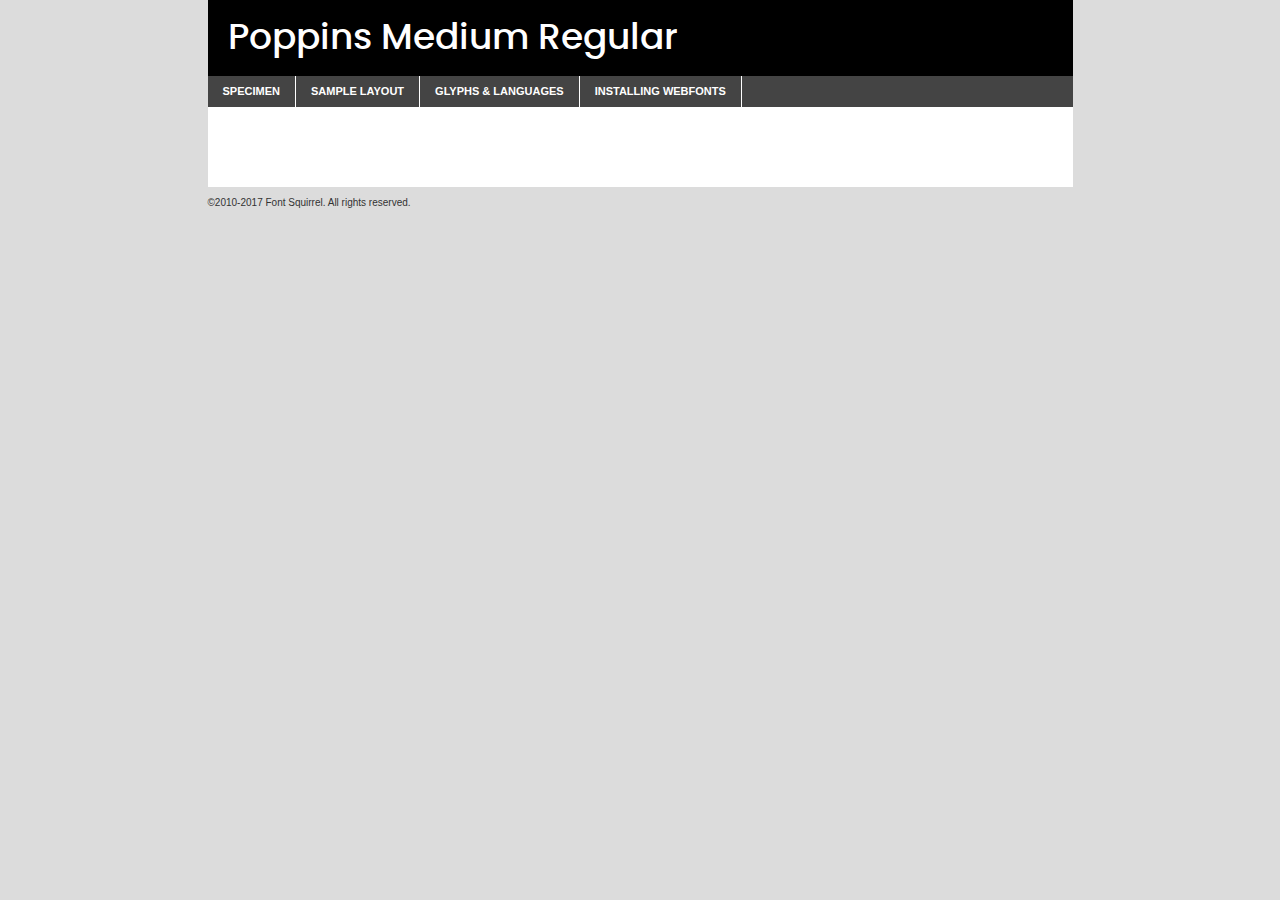
<file: Purple Landing Page/components/fonts/poppins-medium-demo.html>
<!DOCTYPE html PUBLIC "-//W3C//DTD XHTML 1.0 Transitional//EN"
	"http://www.w3.org/TR/xhtml1/DTD/xhtml1-transitional.dtd">

<html xmlns="http://www.w3.org/1999/xhtml" xml:lang="en" lang="en">
<head>
	<meta http-equiv="Content-Type" content="text/html; charset=utf-8" />
	<script src="http://ajax.googleapis.com/ajax/libs/jquery/1.7.2/jquery.min.js" type="text/javascript" charset="utf-8"></script>
	<script type="text/javascript">
	(function($){$.fn.easyTabs=function(option){var param=jQuery.extend({fadeSpeed:"fast",defaultContent:1,activeClass:'active'},option);$(this).each(function(){var thisId="#"+this.id;if(param.defaultContent==''){param.defaultContent=1;}
	if(typeof param.defaultContent=="number")
	{var defaultTab=$(thisId+" .tabs li:eq("+(param.defaultContent-1)+") a").attr('href').substr(1);}else{var defaultTab=param.defaultContent;}
	$(thisId+" .tabs li a").each(function(){var tabToHide=$(this).attr('href').substr(1);$("#"+tabToHide).addClass('easytabs-tab-content');});hideAll();changeContent(defaultTab);function hideAll(){$(thisId+" .easytabs-tab-content").hide();}
	function changeContent(tabId){hideAll();$(thisId+" .tabs li").removeClass(param.activeClass);$(thisId+" .tabs li a[href=#"+tabId+"]").closest('li').addClass(param.activeClass);if(param.fadeSpeed!="none")
	{$(thisId+" #"+tabId).fadeIn(param.fadeSpeed);}else{$(thisId+" #"+tabId).show();}}
	$(thisId+" .tabs li").click(function(){var tabId=$(this).find('a').attr('href').substr(1);changeContent(tabId);return false;});});}})(jQuery);
	</script>
	<link rel="stylesheet" href="specimen_files/specimen_stylesheet.css" type="text/css" charset="utf-8" />
	<link rel="stylesheet" href="stylesheet.css" type="text/css" charset="utf-8" />

	<style type="text/css">
					body{
				font-family: 'poppinsmedium';
							}
		</style>

	<title>Poppins Medium Regular Specimen</title>
	
	
	<script type="text/javascript" charset="utf-8">
		$(document).ready(function() {
			$('#container').easyTabs({defaultContent:1});
		});
	</script>
</head>

<body>
<div id="container">
	<div id="header">
		Poppins Medium Regular	</div>
	<ul class="tabs">
		<li><a href="#specimen">Specimen</a></li>
		<li><a href="#layout">Sample Layout</a></li>
				<li><a href="#glyphs">Glyphs &amp; Languages</a></li>
		<li><a href="#installing">Installing Webfonts</a></li>
		
	</ul>
	
	<div id="main_content">

		
			<div id="specimen">
		
				<div class="section">
					<div class="grid12 firstcol">
						<div class="huge">AaBb</div>
					</div>
				</div>
		
				<div class="section">
					<div class="glyph_range">A&#x200B;B&#x200b;C&#x200b;D&#x200b;E&#x200b;F&#x200b;G&#x200b;H&#x200b;I&#x200b;J&#x200b;K&#x200b;L&#x200b;M&#x200b;N&#x200b;O&#x200b;P&#x200b;Q&#x200b;R&#x200b;S&#x200b;T&#x200b;U&#x200b;V&#x200b;W&#x200b;X&#x200b;Y&#x200b;Z&#x200b;a&#x200b;b&#x200b;c&#x200b;d&#x200b;e&#x200b;f&#x200b;g&#x200b;h&#x200b;i&#x200b;j&#x200b;k&#x200b;l&#x200b;m&#x200b;n&#x200b;o&#x200b;p&#x200b;q&#x200b;r&#x200b;s&#x200b;t&#x200b;u&#x200b;v&#x200b;w&#x200b;x&#x200b;y&#x200b;z&#x200b;1&#x200b;2&#x200b;3&#x200b;4&#x200b;5&#x200b;6&#x200b;7&#x200b;8&#x200b;9&#x200b;0&#x200b;&amp;&#x200b;.&#x200b;,&#x200b;?&#x200b;!&#x200b;&#64;&#x200b;(&#x200b;)&#x200b;#&#x200b;$&#x200b;%&#x200b;*&#x200b;+&#x200b;-&#x200b;=&#x200b;:&#x200b;;</div>
				</div>
				<div class="section">
					<div class="grid12 firstcol">
						<table class="sample_table">
							<tr><td>10</td><td class="size10">abcdefghijklmnopqrstuvwxyzABCDEFGHIJKLMNOPQRSTUVWXYZ0123456789abcdefghijklmnopqrstuvwxyzABCDEFGHIJKLMNOPQRSTUVWXYZ0123456789abcdefghijklmnopqrstuvwxyzABCDEFGHIJKLMNOPQRSTUVWXYZ</td></tr>
							<tr><td>11</td><td class="size11">abcdefghijklmnopqrstuvwxyzABCDEFGHIJKLMNOPQRSTUVWXYZ0123456789abcdefghijklmnopqrstuvwxyzABCDEFGHIJKLMNOPQRSTUVWXYZ0123456789abcdefghijklmnopqrstuvwxyzABCDEFGHIJKLMNOPQRSTUVWXYZ</td></tr>
							<tr><td>12</td><td class="size12">abcdefghijklmnopqrstuvwxyzABCDEFGHIJKLMNOPQRSTUVWXYZ0123456789abcdefghijklmnopqrstuvwxyzABCDEFGHIJKLMNOPQRSTUVWXYZ0123456789abcdefghijklmnopqrstuvwxyzABCDEFGHIJKLMNOPQRSTUVWXYZ</td></tr>
							<tr><td>13</td><td class="size13">abcdefghijklmnopqrstuvwxyzABCDEFGHIJKLMNOPQRSTUVWXYZ0123456789abcdefghijklmnopqrstuvwxyzABCDEFGHIJKLMNOPQRSTUVWXYZ0123456789abcdefghijklmnopqrstuvwxyzABCDEFGHIJKLMNOPQRSTUVWXYZ</td></tr>
							<tr><td>14</td><td class="size14">abcdefghijklmnopqrstuvwxyzABCDEFGHIJKLMNOPQRSTUVWXYZ0123456789abcdefghijklmnopqrstuvwxyzABCDEFGHIJKLMNOPQRSTUVWXYZ0123456789abcdefghijklmnopqrstuvwxyzABCDEFGHIJKLMNOPQRSTUVWXYZ</td></tr>
							<tr><td>16</td><td class="size16">abcdefghijklmnopqrstuvwxyzABCDEFGHIJKLMNOPQRSTUVWXYZ0123456789abcdefghijklmnopqrstuvwxyzABCDEFGHIJKLMNOPQRSTUVWXYZ</td></tr>
							<tr><td>18</td><td class="size18">abcdefghijklmnopqrstuvwxyzABCDEFGHIJKLMNOPQRSTUVWXYZ0123456789abcdefghijklmnopqrstuvwxyzABCDEFGHIJKLMNOPQRSTUVWXYZ</td></tr>
							<tr><td>20</td><td class="size20">abcdefghijklmnopqrstuvwxyzABCDEFGHIJKLMNOPQRSTUVWXYZ0123456789abcdefghijklmnopqrstuvwxyzABCDEFGHIJKLMNOPQRSTUVWXYZ</td></tr>
							<tr><td>24</td><td class="size24">abcdefghijklmnopqrstuvwxyzABCDEFGHIJKLMNOPQRSTUVWXYZ0123456789abcdefghijklmnopqrstuvwxyzABCDEFGHIJKLMNOPQRSTUVWXYZ</td></tr>
							<tr><td>30</td><td class="size30">abcdefghijklmnopqrstuvwxyzABCDEFGHIJKLMNOPQRSTUVWXYZ0123456789abcdefghijklmnopqrstuvwxyzABCDEFGHIJKLMNOPQRSTUVWXYZ</td></tr>
							<tr><td>36</td><td class="size36">abcdefghijklmnopqrstuvwxyzABCDEFGHIJKLMNOPQRSTUVWXYZ0123456789abcdefghijklmnopqrstuvwxyzABCDEFGHIJKLMNOPQRSTUVWXYZ</td></tr>
							<tr><td>48</td><td class="size48">abcdefghijklmnopqrstuvwxyzABCDEFGHIJKLMNOPQRSTUVWXYZ0123456789abcdefghijklmnopqrstuvwxyzABCDEFGHIJKLMNOPQRSTUVWXYZ</td></tr>
							<tr><td>60</td><td class="size60">abcdefghijklmnopqrstuvwxyzABCDEFGHIJKLMNOPQRSTUVWXYZ0123456789abcdefghijklmnopqrstuvwxyzABCDEFGHIJKLMNOPQRSTUVWXYZ</td></tr>
							<tr><td>72</td><td class="size72">abcdefghijklmnopqrstuvwxyzABCDEFGHIJKLMNOPQRSTUVWXYZ0123456789abcdefghijklmnopqrstuvwxyzABCDEFGHIJKLMNOPQRSTUVWXYZ</td></tr>
							<tr><td>90</td><td class="size90">abcdefghijklmnopqrstuvwxyzABCDEFGHIJKLMNOPQRSTUVWXYZ0123456789abcdefghijklmnopqrstuvwxyzABCDEFGHIJKLMNOPQRSTUVWXYZ</td></tr>
						</table>
				
					</div>
			
				</div>
		
		
		
								<div class="section" id="bodycomparison">


										<div id="xheight">
				<div class="fontbody">&#x25FC;&#x25FC;&#x25FC;&#x25FC;&#x25FC;&#x25FC;&#x25FC;&#x25FC;&#x25FC;&#x25FC;&#x25FC;&#x25FC;&#x25FC;&#x25FC;&#x25FC;&#x25FC;&#x25FC;&#x25FC;&#x25FC;&#x25FC;&#x25FC;&#x25FC;&#x25FC;&#x25FC;&#x25FC;&#x25FC;&#x25FC;&#x25FC;&#x25FC;&#x25FC;&#x25FC;&#x25FC;&#x25FC;&#x25FC;&#x25FC;&#x25FC;&#x25FC;&#x25FC;&#x25FC;&#x25FC;&#x25FC;&#x25FC;&#x25FC;&#x25FC;&#x25FC;&#x25FC;&#x25FC;&#x25FC;&#x25FC;&#x25FC;&#x25FC;&#x25FC;&#x25FC;&#x25FC;&#x25FC;&#x25FC;&#x25FC;&#x25FC;&#x25FC;&#x25FC;&#x25FC;&#x25FC;&#x25FC;&#x25FC;&#x25FC;&#x25FC;&#x25FC;&#x25FC;&#x25FC;&#x25FC;&#x25FC;&#x25FC;&#x25FC;&#x25FC;&#x25FC;&#x25FC;&#x25FC;&#x25FC;&#x25FC;&#x25FC;&#x25FC;&#x25FC;&#x25FC;&#x25FC;&#x25FC;&#x25FC;&#x25FC;&#x25FC;&#x25FC;&#x25FC;&#x25FC;&#x25FC;&#x25FC;&#x25FC;&#x25FC;&#x25FC;&#x25FC;&#x25FC;&#x25FC;body</div><div class="arialbody">body</div><div class="verdanabody">body</div><div class="georgiabody">body</div></div>
										<div class="fontbody" style="z-index:1">
											body<span>Poppins Medium Regular</span>
										</div>
										<div class="arialbody" style="z-index:1">
											body<span>Arial</span>
										</div>
										<div class="verdanabody" style="z-index:1">
											body<span>Verdana</span>
										</div>
										<div class="georgiabody" style="z-index:1">
											body<span>Georgia</span>
										</div>



								</div>
		
		
				<div class="section psample psample_row1" id="">
					
					<div class="grid2 firstcol">
						<p class="size10"><span>10.</span>Aenean lacinia bibendum nulla sed consectetur. Fusce dapibus, tellus ac cursus commodo, tortor mauris condimentum nibh, ut fermentum massa justo sit amet risus. Nullam id dolor id nibh ultricies vehicula ut id elit. Cum sociis natoque penatibus et magnis dis parturient montes, nascetur ridiculus mus. Nulla vitae elit libero, a pharetra augue.</p>
			
					</div>
					<div class="grid3">
						<p class="size11"><span>11.</span>Aenean lacinia bibendum nulla sed consectetur. Fusce dapibus, tellus ac cursus commodo, tortor mauris condimentum nibh, ut fermentum massa justo sit amet risus. Nullam id dolor id nibh ultricies vehicula ut id elit. Cum sociis natoque penatibus et magnis dis parturient montes, nascetur ridiculus mus. Nulla vitae elit libero, a pharetra augue.</p>
			
					</div>
					<div class="grid3">
						<p class="size12"><span>12.</span>Aenean lacinia bibendum nulla sed consectetur. Fusce dapibus, tellus ac cursus commodo, tortor mauris condimentum nibh, ut fermentum massa justo sit amet risus. Nullam id dolor id nibh ultricies vehicula ut id elit. Cum sociis natoque penatibus et magnis dis parturient montes, nascetur ridiculus mus. Nulla vitae elit libero, a pharetra augue.</p>
			
					</div>
					<div class="grid4">
						<p class="size13"><span>13.</span>Aenean lacinia bibendum nulla sed consectetur. Fusce dapibus, tellus ac cursus commodo, tortor mauris condimentum nibh, ut fermentum massa justo sit amet risus. Nullam id dolor id nibh ultricies vehicula ut id elit. Cum sociis natoque penatibus et magnis dis parturient montes, nascetur ridiculus mus. Nulla vitae elit libero, a pharetra augue.</p>
			
					</div>
					<div class="white_blend"></div>
					
				</div>
				<div class="section psample psample_row2" id="">
					<div class="grid3 firstcol">
						<p class="size14"><span>14.</span>Aenean lacinia bibendum nulla sed consectetur. Fusce dapibus, tellus ac cursus commodo, tortor mauris condimentum nibh, ut fermentum massa justo sit amet risus. Nullam id dolor id nibh ultricies vehicula ut id elit. Cum sociis natoque penatibus et magnis dis parturient montes, nascetur ridiculus mus. Nulla vitae elit libero, a pharetra augue.</p>
			
					</div>
					<div class="grid4">
						<p class="size16"><span>16.</span>Aenean lacinia bibendum nulla sed consectetur. Fusce dapibus, tellus ac cursus commodo, tortor mauris condimentum nibh, ut fermentum massa justo sit amet risus. Nullam id dolor id nibh ultricies vehicula ut id elit. Cum sociis natoque penatibus et magnis dis parturient montes, nascetur ridiculus mus. Nulla vitae elit libero, a pharetra augue.</p>
			
					</div>
					<div class="grid5">
						<p class="size18"><span>18.</span>Aenean lacinia bibendum nulla sed consectetur. Fusce dapibus, tellus ac cursus commodo, tortor mauris condimentum nibh, ut fermentum massa justo sit amet risus. Nullam id dolor id nibh ultricies vehicula ut id elit. Cum sociis natoque penatibus et magnis dis parturient montes, nascetur ridiculus mus. Nulla vitae elit libero, a pharetra augue.</p>
			
					</div>

					<div class="white_blend"></div>

				</div>
				
				<div class="section psample psample_row3" id="">
					<div class="grid5 firstcol">
						<p class="size20"><span>20.</span>Aenean lacinia bibendum nulla sed consectetur. Fusce dapibus, tellus ac cursus commodo, tortor mauris condimentum nibh, ut fermentum massa justo sit amet risus. Nullam id dolor id nibh ultricies vehicula ut id elit. Cum sociis natoque penatibus et magnis dis parturient montes, nascetur ridiculus mus. Nulla vitae elit libero, a pharetra augue.</p>
					</div>
					<div class="grid7">
						<p class="size24"><span>24.</span>Aenean lacinia bibendum nulla sed consectetur. Fusce dapibus, tellus ac cursus commodo, tortor mauris condimentum nibh, ut fermentum massa justo sit amet risus. Nullam id dolor id nibh ultricies vehicula ut id elit. Cum sociis natoque penatibus et magnis dis parturient montes, nascetur ridiculus mus. Nulla vitae elit libero, a pharetra augue.</p>
					</div>
					
					<div class="white_blend"></div>
					
				</div>
				
				<div class="section psample psample_row4" id="">
					<div class="grid12 firstcol">
						<p class="size30"><span>30.</span>Aenean lacinia bibendum nulla sed consectetur. Fusce dapibus, tellus ac cursus commodo, tortor mauris condimentum nibh, ut fermentum massa justo sit amet risus. Nullam id dolor id nibh ultricies vehicula ut id elit. Cum sociis natoque penatibus et magnis dis parturient montes, nascetur ridiculus mus. Nulla vitae elit libero, a pharetra augue.</p>
					</div>
					<div class="white_blend"></div>
					
				</div>
				
				
				
				<div class="section psample psample_row1 fullreverse">
					<div class="grid2 firstcol">
						<p class="size10"><span>10.</span>Aenean lacinia bibendum nulla sed consectetur. Fusce dapibus, tellus ac cursus commodo, tortor mauris condimentum nibh, ut fermentum massa justo sit amet risus. Nullam id dolor id nibh ultricies vehicula ut id elit. Cum sociis natoque penatibus et magnis dis parturient montes, nascetur ridiculus mus. Nulla vitae elit libero, a pharetra augue.</p>
			
					</div>
					<div class="grid3">
						<p class="size11"><span>11.</span>Aenean lacinia bibendum nulla sed consectetur. Fusce dapibus, tellus ac cursus commodo, tortor mauris condimentum nibh, ut fermentum massa justo sit amet risus. Nullam id dolor id nibh ultricies vehicula ut id elit. Cum sociis natoque penatibus et magnis dis parturient montes, nascetur ridiculus mus. Nulla vitae elit libero, a pharetra augue.</p>
			
					</div>
					<div class="grid3">
						<p class="size12"><span>12.</span>Aenean lacinia bibendum nulla sed consectetur. Fusce dapibus, tellus ac cursus commodo, tortor mauris condimentum nibh, ut fermentum massa justo sit amet risus. Nullam id dolor id nibh ultricies vehicula ut id elit. Cum sociis natoque penatibus et magnis dis parturient montes, nascetur ridiculus mus. Nulla vitae elit libero, a pharetra augue.</p>
			
					</div>
					<div class="grid4">
						<p class="size13"><span>13.</span>Aenean lacinia bibendum nulla sed consectetur. Fusce dapibus, tellus ac cursus commodo, tortor mauris condimentum nibh, ut fermentum massa justo sit amet risus. Nullam id dolor id nibh ultricies vehicula ut id elit. Cum sociis natoque penatibus et magnis dis parturient montes, nascetur ridiculus mus. Nulla vitae elit libero, a pharetra augue.</p>
			
					</div>
					<div class="black_blend"></div>
					
				</div>
				
				<div class="section psample psample_row2 fullreverse">
					<div class="grid3 firstcol">
						<p class="size14"><span>14.</span>Aenean lacinia bibendum nulla sed consectetur. Fusce dapibus, tellus ac cursus commodo, tortor mauris condimentum nibh, ut fermentum massa justo sit amet risus. Nullam id dolor id nibh ultricies vehicula ut id elit. Cum sociis natoque penatibus et magnis dis parturient montes, nascetur ridiculus mus. Nulla vitae elit libero, a pharetra augue.</p>
			
					</div>
					<div class="grid4">
						<p class="size16"><span>16.</span>Aenean lacinia bibendum nulla sed consectetur. Fusce dapibus, tellus ac cursus commodo, tortor mauris condimentum nibh, ut fermentum massa justo sit amet risus. Nullam id dolor id nibh ultricies vehicula ut id elit. Cum sociis natoque penatibus et magnis dis parturient montes, nascetur ridiculus mus. Nulla vitae elit libero, a pharetra augue.</p>
			
					</div>
					<div class="grid5">
						<p class="size18"><span>18.</span>Aenean lacinia bibendum nulla sed consectetur. Fusce dapibus, tellus ac cursus commodo, tortor mauris condimentum nibh, ut fermentum massa justo sit amet risus. Nullam id dolor id nibh ultricies vehicula ut id elit. Cum sociis natoque penatibus et magnis dis parturient montes, nascetur ridiculus mus. Nulla vitae elit libero, a pharetra augue.</p>
			
					</div>
					<div class="black_blend"></div>

				</div>
				
				<div class="section psample fullreverse psample_row3" id="">
					<div class="grid5 firstcol">
						<p class="size20"><span>20.</span>Aenean lacinia bibendum nulla sed consectetur. Fusce dapibus, tellus ac cursus commodo, tortor mauris condimentum nibh, ut fermentum massa justo sit amet risus. Nullam id dolor id nibh ultricies vehicula ut id elit. Cum sociis natoque penatibus et magnis dis parturient montes, nascetur ridiculus mus. Nulla vitae elit libero, a pharetra augue.</p>
					</div>
					<div class="grid7">
						<p class="size24"><span>24.</span>Aenean lacinia bibendum nulla sed consectetur. Fusce dapibus, tellus ac cursus commodo, tortor mauris condimentum nibh, ut fermentum massa justo sit amet risus. Nullam id dolor id nibh ultricies vehicula ut id elit. Cum sociis natoque penatibus et magnis dis parturient montes, nascetur ridiculus mus. Nulla vitae elit libero, a pharetra augue.</p>
					</div>
					
					<div class="black_blend"></div>
					
				</div>
				
				<div class="section psample fullreverse psample_row4" id="" style="border-bottom: 20px #000 solid;">
					<div class="grid12 firstcol">
						<p class="size30"><span>30.</span>Aenean lacinia bibendum nulla sed consectetur. Fusce dapibus, tellus ac cursus commodo, tortor mauris condimentum nibh, ut fermentum massa justo sit amet risus. Nullam id dolor id nibh ultricies vehicula ut id elit. Cum sociis natoque penatibus et magnis dis parturient montes, nascetur ridiculus mus. Nulla vitae elit libero, a pharetra augue.</p>
					</div>
					<div class="black_blend"></div>
					
				</div>
				
				
				
				
			</div>
			
			<div id="layout">
				
				<div class="section">
					
					<div class="grid12 firstcol">
						<h1>Lorem Ipsum Dolor</h1>
						<h2>Etiam porta sem malesuada magna mollis euismod</h2>
						
						<p class="byline">By <a href="#link">Aenean Lacinia</a></p>
					</div>
				</div>
				<div class="section">
					<div class="grid8 firstcol">
						<p class="large">Donec sed odio dui. Morbi leo risus, porta ac consectetur ac, vestibulum at eros. Fusce dapibus, tellus ac cursus commodo, tortor mauris condimentum nibh, ut fermentum massa justo sit amet risus. </p>

						
						<h3>Pellentesque ornare sem</h3>

						<p>Maecenas sed diam eget risus varius blandit sit amet non magna. Maecenas faucibus mollis interdum. Donec ullamcorper nulla non metus auctor fringilla. Nullam id dolor id nibh ultricies vehicula ut id elit. Nullam id dolor id nibh ultricies vehicula ut id elit. </p>

						<p>Aenean eu leo quam. Pellentesque ornare sem lacinia quam venenatis vestibulum. Lorem ipsum dolor sit amet, consectetur adipiscing elit. Cum sociis natoque penatibus et magnis dis parturient montes, nascetur ridiculus mus. </p>

						<p>Nulla vitae elit libero, a pharetra augue. Praesent commodo cursus magna, vel scelerisque nisl consectetur et. Aenean lacinia bibendum nulla sed consectetur. </p>

						<p>Nullam quis risus eget urna mollis ornare vel eu leo. Nullam quis risus eget urna mollis ornare vel eu leo. Maecenas sed diam eget risus varius blandit sit amet non magna. Donec ullamcorper nulla non metus auctor fringilla. </p>

						<h3>Cras mattis consectetur</h3>

						<p>Aenean eu leo quam. Pellentesque ornare sem lacinia quam venenatis vestibulum. Aenean lacinia bibendum nulla sed consectetur. Integer posuere erat a ante venenatis dapibus posuere velit aliquet. Cras mattis consectetur purus sit amet fermentum. </p>

						<p>Nullam id dolor id nibh ultricies vehicula ut id elit. Nullam quis risus eget urna mollis ornare vel eu leo. Cras mattis consectetur purus sit amet fermentum.</p>
					</div>
					
					<div class="grid4 sidebar">
						
						<div class="box reverse">
							<p class="last">Nullam quis risus eget urna mollis ornare vel eu leo. Donec ullamcorper nulla non metus auctor fringilla. Cras mattis consectetur purus sit amet fermentum. Sed posuere consectetur est at lobortis. Lorem ipsum dolor sit amet, consectetur adipiscing elit. </p>
						</div>
						
						<p class="caption">Maecenas sed diam eget risus varius.</p>

						<p>Vestibulum id ligula porta felis euismod semper. Integer posuere erat a ante venenatis dapibus posuere velit aliquet. Vestibulum id ligula porta felis euismod semper. Sed posuere consectetur est at lobortis. Maecenas sed diam eget risus varius blandit sit amet non magna. Fusce dapibus, tellus ac cursus commodo, tortor mauris condimentum nibh, ut fermentum massa justo sit amet risus. </p>

					

						<p>Duis mollis, est non commodo luctus, nisi erat porttitor ligula, eget lacinia odio sem nec elit. Aenean lacinia bibendum nulla sed consectetur. Vivamus sagittis lacus vel augue laoreet rutrum faucibus dolor auctor. Aenean lacinia bibendum nulla sed consectetur. Nullam quis risus eget urna mollis ornare vel eu leo. </p>

						<p>Praesent commodo cursus magna, vel scelerisque nisl consectetur et. Donec ullamcorper nulla non metus auctor fringilla. Maecenas faucibus mollis interdum. Fusce dapibus, tellus ac cursus commodo, tortor mauris condimentum nibh, ut fermentum massa justo sit amet risus. </p>

					</div>
				</div>
				
			</div>


			



		<div id="glyphs">
			<div class="section">
				<div class="grid12 firstcol">
			
				<h1>Language Support</h1>
				<p>The subset of Poppins Medium Regular in this kit supports the following languages:<br />
			
					Albanian, Basque, Breton, Chamorro, Danish, Dutch, English, Faroese, Finnish, French, Frisian, Galician, German, Icelandic, Italian, Malagasy, Norwegian, Portuguese, Spanish, Alsatian, Aragonese, Arapaho, Arrernte, Asturian, Aymara, Bislama, Cebuano, Corsican, Fijian, French_creole, Genoese, Gilbertese, Greenlandic, Haitian_creole, Hiligaynon, Hmong, Hopi, Ibanag, Iloko_ilokano, Indonesian, Interglossa_glosa, Interlingua, Irish_gaelic, Jerriais, Lojban, Lombard, Luxembourgeois, Manx, Mohawk, Norfolk_pitcairnese, Occitan, Oromo, Pangasinan, Papiamento, Piedmontese, Potawatomi, Rhaeto-romance, Romansh, Rotokas, Sami_lule, Samoan, Sardinian, Scots_gaelic, Seychelles_creole, Shona, Sicilian, Somali, Southern_ndebele, Swahili, Swati_swazi, Tagalog_filipino_pilipino, Tetum, Tok_pisin, Uyghur_latinized, Volapuk, Walloon, Warlpiri, Xhosa, Yapese, Zulu, Latinbasic, Ubasic, Demo				</p>
				<h1>Glyph Chart</h1>
				<p>The subset of Poppins Medium Regular in this kit includes all the glyphs listed below. Unicode entities are included above each glyph to help you insert individual characters into your layout.</p>
				<div id="glyph_chart">
			
																														 <div><p>&amp;#13;</p>&#13;</div>
																				 <div><p>&amp;#32;</p>&#32;</div>
																				 <div><p>&amp;#33;</p>&#33;</div>
																				 <div><p>&amp;#34;</p>&#34;</div>
																				 <div><p>&amp;#35;</p>&#35;</div>
																				 <div><p>&amp;#36;</p>&#36;</div>
																				 <div><p>&amp;#37;</p>&#37;</div>
																				 <div><p>&amp;#38;</p>&#38;</div>
																				 <div><p>&amp;#39;</p>&#39;</div>
																				 <div><p>&amp;#40;</p>&#40;</div>
																				 <div><p>&amp;#41;</p>&#41;</div>
																				 <div><p>&amp;#42;</p>&#42;</div>
																				 <div><p>&amp;#43;</p>&#43;</div>
																				 <div><p>&amp;#44;</p>&#44;</div>
																				 <div><p>&amp;#45;</p>&#45;</div>
																				 <div><p>&amp;#46;</p>&#46;</div>
																				 <div><p>&amp;#47;</p>&#47;</div>
																				 <div><p>&amp;#48;</p>&#48;</div>
																				 <div><p>&amp;#49;</p>&#49;</div>
																				 <div><p>&amp;#50;</p>&#50;</div>
																				 <div><p>&amp;#51;</p>&#51;</div>
																				 <div><p>&amp;#52;</p>&#52;</div>
																				 <div><p>&amp;#53;</p>&#53;</div>
																				 <div><p>&amp;#54;</p>&#54;</div>
																				 <div><p>&amp;#55;</p>&#55;</div>
																				 <div><p>&amp;#56;</p>&#56;</div>
																				 <div><p>&amp;#57;</p>&#57;</div>
																				 <div><p>&amp;#58;</p>&#58;</div>
																				 <div><p>&amp;#59;</p>&#59;</div>
																				 <div><p>&amp;#60;</p>&#60;</div>
																				 <div><p>&amp;#61;</p>&#61;</div>
																				 <div><p>&amp;#62;</p>&#62;</div>
																				 <div><p>&amp;#63;</p>&#63;</div>
																				 <div><p>&amp;#64;</p>&#64;</div>
																				 <div><p>&amp;#65;</p>&#65;</div>
																				 <div><p>&amp;#66;</p>&#66;</div>
																				 <div><p>&amp;#67;</p>&#67;</div>
																				 <div><p>&amp;#68;</p>&#68;</div>
																				 <div><p>&amp;#69;</p>&#69;</div>
																				 <div><p>&amp;#70;</p>&#70;</div>
																				 <div><p>&amp;#71;</p>&#71;</div>
																				 <div><p>&amp;#72;</p>&#72;</div>
																				 <div><p>&amp;#73;</p>&#73;</div>
																				 <div><p>&amp;#74;</p>&#74;</div>
																				 <div><p>&amp;#75;</p>&#75;</div>
																				 <div><p>&amp;#76;</p>&#76;</div>
																				 <div><p>&amp;#77;</p>&#77;</div>
																				 <div><p>&amp;#78;</p>&#78;</div>
																				 <div><p>&amp;#79;</p>&#79;</div>
																				 <div><p>&amp;#80;</p>&#80;</div>
																				 <div><p>&amp;#81;</p>&#81;</div>
																				 <div><p>&amp;#82;</p>&#82;</div>
																				 <div><p>&amp;#83;</p>&#83;</div>
																				 <div><p>&amp;#84;</p>&#84;</div>
																				 <div><p>&amp;#85;</p>&#85;</div>
																				 <div><p>&amp;#86;</p>&#86;</div>
																				 <div><p>&amp;#87;</p>&#87;</div>
																				 <div><p>&amp;#88;</p>&#88;</div>
																				 <div><p>&amp;#89;</p>&#89;</div>
																				 <div><p>&amp;#90;</p>&#90;</div>
																				 <div><p>&amp;#91;</p>&#91;</div>
																				 <div><p>&amp;#92;</p>&#92;</div>
																				 <div><p>&amp;#93;</p>&#93;</div>
																				 <div><p>&amp;#94;</p>&#94;</div>
																				 <div><p>&amp;#95;</p>&#95;</div>
																				 <div><p>&amp;#96;</p>&#96;</div>
																				 <div><p>&amp;#97;</p>&#97;</div>
																				 <div><p>&amp;#98;</p>&#98;</div>
																				 <div><p>&amp;#99;</p>&#99;</div>
																				 <div><p>&amp;#100;</p>&#100;</div>
																				 <div><p>&amp;#101;</p>&#101;</div>
																				 <div><p>&amp;#102;</p>&#102;</div>
																				 <div><p>&amp;#103;</p>&#103;</div>
																				 <div><p>&amp;#104;</p>&#104;</div>
																				 <div><p>&amp;#105;</p>&#105;</div>
																				 <div><p>&amp;#106;</p>&#106;</div>
																				 <div><p>&amp;#107;</p>&#107;</div>
																				 <div><p>&amp;#108;</p>&#108;</div>
																				 <div><p>&amp;#109;</p>&#109;</div>
																				 <div><p>&amp;#110;</p>&#110;</div>
																				 <div><p>&amp;#111;</p>&#111;</div>
																				 <div><p>&amp;#112;</p>&#112;</div>
																				 <div><p>&amp;#113;</p>&#113;</div>
																				 <div><p>&amp;#114;</p>&#114;</div>
																				 <div><p>&amp;#115;</p>&#115;</div>
																				 <div><p>&amp;#116;</p>&#116;</div>
																				 <div><p>&amp;#117;</p>&#117;</div>
																				 <div><p>&amp;#118;</p>&#118;</div>
																				 <div><p>&amp;#119;</p>&#119;</div>
																				 <div><p>&amp;#120;</p>&#120;</div>
																				 <div><p>&amp;#121;</p>&#121;</div>
																				 <div><p>&amp;#122;</p>&#122;</div>
																				 <div><p>&amp;#123;</p>&#123;</div>
																				 <div><p>&amp;#124;</p>&#124;</div>
																				 <div><p>&amp;#125;</p>&#125;</div>
																				 <div><p>&amp;#126;</p>&#126;</div>
																				 <div><p>&amp;#160;</p>&#160;</div>
																				 <div><p>&amp;#161;</p>&#161;</div>
																				 <div><p>&amp;#162;</p>&#162;</div>
																				 <div><p>&amp;#163;</p>&#163;</div>
																				 <div><p>&amp;#164;</p>&#164;</div>
																				 <div><p>&amp;#165;</p>&#165;</div>
																				 <div><p>&amp;#166;</p>&#166;</div>
																				 <div><p>&amp;#167;</p>&#167;</div>
																				 <div><p>&amp;#168;</p>&#168;</div>
																				 <div><p>&amp;#169;</p>&#169;</div>
																				 <div><p>&amp;#170;</p>&#170;</div>
																				 <div><p>&amp;#171;</p>&#171;</div>
																				 <div><p>&amp;#172;</p>&#172;</div>
																				 <div><p>&amp;#173;</p>&#173;</div>
																				 <div><p>&amp;#174;</p>&#174;</div>
																				 <div><p>&amp;#175;</p>&#175;</div>
																				 <div><p>&amp;#176;</p>&#176;</div>
																				 <div><p>&amp;#177;</p>&#177;</div>
																				 <div><p>&amp;#178;</p>&#178;</div>
																				 <div><p>&amp;#179;</p>&#179;</div>
																				 <div><p>&amp;#180;</p>&#180;</div>
																				 <div><p>&amp;#181;</p>&#181;</div>
																				 <div><p>&amp;#182;</p>&#182;</div>
																				 <div><p>&amp;#183;</p>&#183;</div>
																				 <div><p>&amp;#184;</p>&#184;</div>
																				 <div><p>&amp;#185;</p>&#185;</div>
																				 <div><p>&amp;#186;</p>&#186;</div>
																				 <div><p>&amp;#187;</p>&#187;</div>
																				 <div><p>&amp;#188;</p>&#188;</div>
																				 <div><p>&amp;#189;</p>&#189;</div>
																				 <div><p>&amp;#190;</p>&#190;</div>
																				 <div><p>&amp;#191;</p>&#191;</div>
																				 <div><p>&amp;#192;</p>&#192;</div>
																				 <div><p>&amp;#193;</p>&#193;</div>
																				 <div><p>&amp;#194;</p>&#194;</div>
																				 <div><p>&amp;#195;</p>&#195;</div>
																				 <div><p>&amp;#196;</p>&#196;</div>
																				 <div><p>&amp;#197;</p>&#197;</div>
																				 <div><p>&amp;#198;</p>&#198;</div>
																				 <div><p>&amp;#199;</p>&#199;</div>
																				 <div><p>&amp;#200;</p>&#200;</div>
																				 <div><p>&amp;#201;</p>&#201;</div>
																				 <div><p>&amp;#202;</p>&#202;</div>
																				 <div><p>&amp;#203;</p>&#203;</div>
																				 <div><p>&amp;#204;</p>&#204;</div>
																				 <div><p>&amp;#205;</p>&#205;</div>
																				 <div><p>&amp;#206;</p>&#206;</div>
																				 <div><p>&amp;#207;</p>&#207;</div>
																				 <div><p>&amp;#208;</p>&#208;</div>
																				 <div><p>&amp;#209;</p>&#209;</div>
																				 <div><p>&amp;#210;</p>&#210;</div>
																				 <div><p>&amp;#211;</p>&#211;</div>
																				 <div><p>&amp;#212;</p>&#212;</div>
																				 <div><p>&amp;#213;</p>&#213;</div>
																				 <div><p>&amp;#214;</p>&#214;</div>
																				 <div><p>&amp;#215;</p>&#215;</div>
																				 <div><p>&amp;#216;</p>&#216;</div>
																				 <div><p>&amp;#217;</p>&#217;</div>
																				 <div><p>&amp;#218;</p>&#218;</div>
																				 <div><p>&amp;#219;</p>&#219;</div>
																				 <div><p>&amp;#220;</p>&#220;</div>
																				 <div><p>&amp;#221;</p>&#221;</div>
																				 <div><p>&amp;#222;</p>&#222;</div>
																				 <div><p>&amp;#223;</p>&#223;</div>
																				 <div><p>&amp;#224;</p>&#224;</div>
																				 <div><p>&amp;#225;</p>&#225;</div>
																				 <div><p>&amp;#226;</p>&#226;</div>
																				 <div><p>&amp;#227;</p>&#227;</div>
																				 <div><p>&amp;#228;</p>&#228;</div>
																				 <div><p>&amp;#229;</p>&#229;</div>
																				 <div><p>&amp;#230;</p>&#230;</div>
																				 <div><p>&amp;#231;</p>&#231;</div>
																				 <div><p>&amp;#232;</p>&#232;</div>
																				 <div><p>&amp;#233;</p>&#233;</div>
																				 <div><p>&amp;#234;</p>&#234;</div>
																				 <div><p>&amp;#235;</p>&#235;</div>
																				 <div><p>&amp;#236;</p>&#236;</div>
																				 <div><p>&amp;#237;</p>&#237;</div>
																				 <div><p>&amp;#238;</p>&#238;</div>
																				 <div><p>&amp;#239;</p>&#239;</div>
																				 <div><p>&amp;#240;</p>&#240;</div>
																				 <div><p>&amp;#241;</p>&#241;</div>
																				 <div><p>&amp;#242;</p>&#242;</div>
																				 <div><p>&amp;#243;</p>&#243;</div>
																				 <div><p>&amp;#244;</p>&#244;</div>
																				 <div><p>&amp;#245;</p>&#245;</div>
																				 <div><p>&amp;#246;</p>&#246;</div>
																				 <div><p>&amp;#247;</p>&#247;</div>
																				 <div><p>&amp;#248;</p>&#248;</div>
																				 <div><p>&amp;#249;</p>&#249;</div>
																				 <div><p>&amp;#250;</p>&#250;</div>
																				 <div><p>&amp;#251;</p>&#251;</div>
																				 <div><p>&amp;#252;</p>&#252;</div>
																				 <div><p>&amp;#253;</p>&#253;</div>
																				 <div><p>&amp;#254;</p>&#254;</div>
																				 <div><p>&amp;#255;</p>&#255;</div>
																				 <div><p>&amp;#338;</p>&#338;</div>
																				 <div><p>&amp;#339;</p>&#339;</div>
																				 <div><p>&amp;#376;</p>&#376;</div>
																				 <div><p>&amp;#710;</p>&#710;</div>
																				 <div><p>&amp;#732;</p>&#732;</div>
																				 <div><p>&amp;#8192;</p>&#8192;</div>
																				 <div><p>&amp;#8193;</p>&#8193;</div>
																				 <div><p>&amp;#8194;</p>&#8194;</div>
																				 <div><p>&amp;#8195;</p>&#8195;</div>
																				 <div><p>&amp;#8196;</p>&#8196;</div>
																				 <div><p>&amp;#8197;</p>&#8197;</div>
																				 <div><p>&amp;#8198;</p>&#8198;</div>
																				 <div><p>&amp;#8199;</p>&#8199;</div>
																				 <div><p>&amp;#8200;</p>&#8200;</div>
																				 <div><p>&amp;#8201;</p>&#8201;</div>
																				 <div><p>&amp;#8202;</p>&#8202;</div>
																				 <div><p>&amp;#8208;</p>&#8208;</div>
																				 <div><p>&amp;#8209;</p>&#8209;</div>
																				 <div><p>&amp;#8210;</p>&#8210;</div>
																				 <div><p>&amp;#8211;</p>&#8211;</div>
																				 <div><p>&amp;#8212;</p>&#8212;</div>
																				 <div><p>&amp;#8216;</p>&#8216;</div>
																				 <div><p>&amp;#8217;</p>&#8217;</div>
																				 <div><p>&amp;#8218;</p>&#8218;</div>
																				 <div><p>&amp;#8220;</p>&#8220;</div>
																				 <div><p>&amp;#8221;</p>&#8221;</div>
																				 <div><p>&amp;#8222;</p>&#8222;</div>
																				 <div><p>&amp;#8226;</p>&#8226;</div>
																				 <div><p>&amp;#8230;</p>&#8230;</div>
																				 <div><p>&amp;#8239;</p>&#8239;</div>
																				 <div><p>&amp;#8249;</p>&#8249;</div>
																				 <div><p>&amp;#8250;</p>&#8250;</div>
																				 <div><p>&amp;#8287;</p>&#8287;</div>
																				 <div><p>&amp;#8364;</p>&#8364;</div>
																				 <div><p>&amp;#8482;</p>&#8482;</div>
																				 <div><p>&amp;#9724;</p>&#9724;</div>
																				 <div><p>&amp;#64257;</p>&#64257;</div>
																				 <div><p>&amp;#64258;</p>&#64258;</div>
																																																</div>	
				</div>
		
		
			</div>
		</div>
		
		
		<div id="specs">
			
		</div>
	
		<div id="installing">
			<div class="section">
				<div class="grid7 firstcol">
					<h1>Installing Webfonts</h1>
					
					<p>Webfonts are supported by all major browser platforms but not all in the same way. There are currently four different font formats that must be included in order to target all browsers. This includes TTF, WOFF, EOT and SVG.</p>
					
					<h2>1. Upload your webfonts</h2>
					<p>You must upload your webfont kit to your website. They should be in or near the same directory as your CSS files.</p>
					
					<h2>2. Include the webfont stylesheet</h2>
					<p>A special CSS @font-face declaration helps the various browsers select the appropriate font it needs without causing you a bunch of headaches. Learn more about this syntax by reading the <a href="https://www.fontspring.com/blog/further-hardening-of-the-bulletproof-syntax">Fontspring blog post</a> about it. The code for it is as follows:</p>


<code>
@font-face{ 
	font-family: 'MyWebFont';
	src: url('WebFont.eot');
	src: url('WebFont.eot?#iefix') format('embedded-opentype'),
	     url('WebFont.woff') format('woff'),
	     url('WebFont.ttf') format('truetype'),
	     url('WebFont.svg#webfont') format('svg');
}
</code>

	<p>We've already gone ahead and generated the code for you. All you have to do is link to the stylesheet in your HTML, like this:</p>
	<code>&lt;link rel=&quot;stylesheet&quot; href=&quot;stylesheet.css&quot; type=&quot;text/css&quot; charset=&quot;utf-8&quot; /&gt;</code>

					<h2>3. Modify your own stylesheet</h2>
					<p>To take advantage of your new fonts, you must tell your stylesheet to use them. Look at the original @font-face declaration above and find the property called "font-family." The name linked there will be what you use to reference the font. Prepend that webfont name to the font stack in the "font-family" property, inside the selector you want to change. For example:</p>
<code>p { font-family: 'WebFont', Arial, sans-serif; }</code>

<h2>4. Test</h2>
<p>Getting webfonts to work cross-browser <em>can</em> be tricky. Use the information in the sidebar to help you if you find that fonts aren't loading in a particular browser.</p>
				</div>
				
				<div class="grid5 sidebar">
					<div class="box">
						<h2>Troubleshooting<br />Font-Face Problems</h2>
						<p>Having trouble getting your webfonts to load in your new website? Here are some tips to sort out what might be the problem.</p>

						<h3>Fonts not showing in any browser</h3>

						<p>This sounds like you need to work on the plumbing. You either did not upload the fonts to the correct directory, or you did not link the fonts properly in the CSS. If you've confirmed that all this is correct and you still have a problem, take a look at your .htaccess file and see if requests are getting intercepted.</p>

						<h3>Fonts not loading in iPhone or iPad</h3>

						<p>The most common problem here is that you are serving the fonts from an IIS server. IIS refuses to serve files that have unknown MIME types. If that is the case, you must set the MIME type for SVG to "image/svg+xml" in the server settings. Follow these instructions from Microsoft if you need help.</p>

						<h3>Fonts not loading in Firefox</h3>

						<p>The primary reason for this failure? You are still using a version Firefox older than 3.5. So upgrade already! If that isn't it, then you are very likely serving fonts from a different domain. Firefox requires that all font assets be served from the same domain. Lastly it is possible that you need to add WOFF to your list of MIME types (if you are serving via IIS.)</p>

						<h3>Fonts not loading in IE</h3>

						<p>Are you looking at Internet Explorer on an actual Windows machine or are you cheating by using a service like Adobe BrowserLab? Many of these screenshot services do not render @font-face for IE. Best to test it on a real machine.</p>

						<h3>Fonts not loading in IE9</h3>

						<p>IE9, like Firefox, requires that fonts be served from the same domain as the website. Make sure that is the case.</p>
					</div>
				</div>
			</div>
			
		</div>
	
	</div>
	<div id="footer">
		<p>&copy;2010-2017 Font Squirrel. All rights reserved.</p>
	</div>
</div>
</body>
</html>
</file>
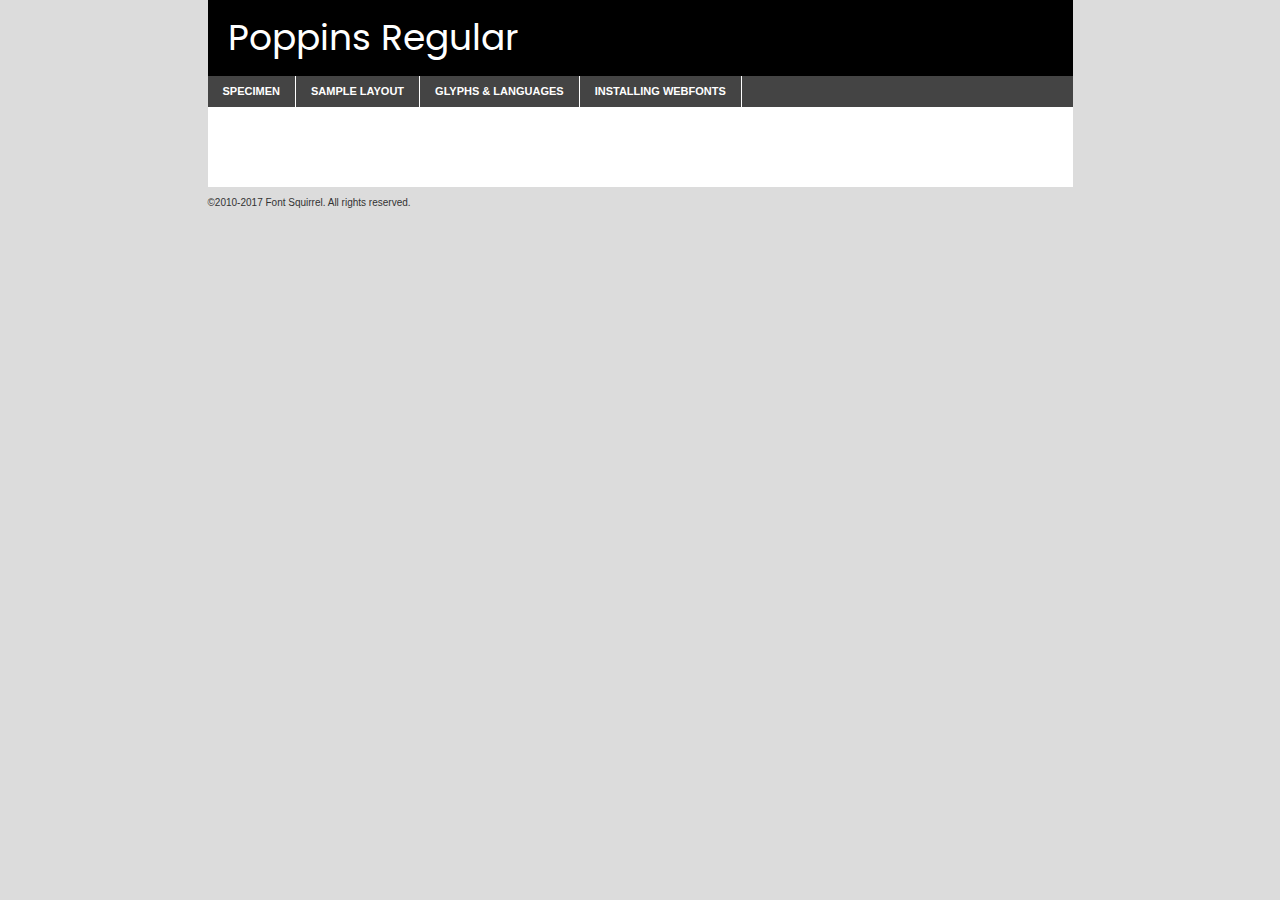
<file: Purple Landing Page/components/fonts/poppins-regular-demo.html>
<!DOCTYPE html PUBLIC "-//W3C//DTD XHTML 1.0 Transitional//EN"
	"http://www.w3.org/TR/xhtml1/DTD/xhtml1-transitional.dtd">

<html xmlns="http://www.w3.org/1999/xhtml" xml:lang="en" lang="en">
<head>
	<meta http-equiv="Content-Type" content="text/html; charset=utf-8" />
	<script src="http://ajax.googleapis.com/ajax/libs/jquery/1.7.2/jquery.min.js" type="text/javascript" charset="utf-8"></script>
	<script type="text/javascript">
	(function($){$.fn.easyTabs=function(option){var param=jQuery.extend({fadeSpeed:"fast",defaultContent:1,activeClass:'active'},option);$(this).each(function(){var thisId="#"+this.id;if(param.defaultContent==''){param.defaultContent=1;}
	if(typeof param.defaultContent=="number")
	{var defaultTab=$(thisId+" .tabs li:eq("+(param.defaultContent-1)+") a").attr('href').substr(1);}else{var defaultTab=param.defaultContent;}
	$(thisId+" .tabs li a").each(function(){var tabToHide=$(this).attr('href').substr(1);$("#"+tabToHide).addClass('easytabs-tab-content');});hideAll();changeContent(defaultTab);function hideAll(){$(thisId+" .easytabs-tab-content").hide();}
	function changeContent(tabId){hideAll();$(thisId+" .tabs li").removeClass(param.activeClass);$(thisId+" .tabs li a[href=#"+tabId+"]").closest('li').addClass(param.activeClass);if(param.fadeSpeed!="none")
	{$(thisId+" #"+tabId).fadeIn(param.fadeSpeed);}else{$(thisId+" #"+tabId).show();}}
	$(thisId+" .tabs li").click(function(){var tabId=$(this).find('a').attr('href').substr(1);changeContent(tabId);return false;});});}})(jQuery);
	</script>
	<link rel="stylesheet" href="specimen_files/specimen_stylesheet.css" type="text/css" charset="utf-8" />
	<link rel="stylesheet" href="stylesheet.css" type="text/css" charset="utf-8" />

	<style type="text/css">
					body{
				font-family: 'poppinsregular';
							}
		</style>

	<title>Poppins Regular Specimen</title>
	
	
	<script type="text/javascript" charset="utf-8">
		$(document).ready(function() {
			$('#container').easyTabs({defaultContent:1});
		});
	</script>
</head>

<body>
<div id="container">
	<div id="header">
		Poppins Regular	</div>
	<ul class="tabs">
		<li><a href="#specimen">Specimen</a></li>
		<li><a href="#layout">Sample Layout</a></li>
				<li><a href="#glyphs">Glyphs &amp; Languages</a></li>
		<li><a href="#installing">Installing Webfonts</a></li>
		
	</ul>
	
	<div id="main_content">

		
			<div id="specimen">
		
				<div class="section">
					<div class="grid12 firstcol">
						<div class="huge">AaBb</div>
					</div>
				</div>
		
				<div class="section">
					<div class="glyph_range">A&#x200B;B&#x200b;C&#x200b;D&#x200b;E&#x200b;F&#x200b;G&#x200b;H&#x200b;I&#x200b;J&#x200b;K&#x200b;L&#x200b;M&#x200b;N&#x200b;O&#x200b;P&#x200b;Q&#x200b;R&#x200b;S&#x200b;T&#x200b;U&#x200b;V&#x200b;W&#x200b;X&#x200b;Y&#x200b;Z&#x200b;a&#x200b;b&#x200b;c&#x200b;d&#x200b;e&#x200b;f&#x200b;g&#x200b;h&#x200b;i&#x200b;j&#x200b;k&#x200b;l&#x200b;m&#x200b;n&#x200b;o&#x200b;p&#x200b;q&#x200b;r&#x200b;s&#x200b;t&#x200b;u&#x200b;v&#x200b;w&#x200b;x&#x200b;y&#x200b;z&#x200b;1&#x200b;2&#x200b;3&#x200b;4&#x200b;5&#x200b;6&#x200b;7&#x200b;8&#x200b;9&#x200b;0&#x200b;&amp;&#x200b;.&#x200b;,&#x200b;?&#x200b;!&#x200b;&#64;&#x200b;(&#x200b;)&#x200b;#&#x200b;$&#x200b;%&#x200b;*&#x200b;+&#x200b;-&#x200b;=&#x200b;:&#x200b;;</div>
				</div>
				<div class="section">
					<div class="grid12 firstcol">
						<table class="sample_table">
							<tr><td>10</td><td class="size10">abcdefghijklmnopqrstuvwxyzABCDEFGHIJKLMNOPQRSTUVWXYZ0123456789abcdefghijklmnopqrstuvwxyzABCDEFGHIJKLMNOPQRSTUVWXYZ0123456789abcdefghijklmnopqrstuvwxyzABCDEFGHIJKLMNOPQRSTUVWXYZ</td></tr>
							<tr><td>11</td><td class="size11">abcdefghijklmnopqrstuvwxyzABCDEFGHIJKLMNOPQRSTUVWXYZ0123456789abcdefghijklmnopqrstuvwxyzABCDEFGHIJKLMNOPQRSTUVWXYZ0123456789abcdefghijklmnopqrstuvwxyzABCDEFGHIJKLMNOPQRSTUVWXYZ</td></tr>
							<tr><td>12</td><td class="size12">abcdefghijklmnopqrstuvwxyzABCDEFGHIJKLMNOPQRSTUVWXYZ0123456789abcdefghijklmnopqrstuvwxyzABCDEFGHIJKLMNOPQRSTUVWXYZ0123456789abcdefghijklmnopqrstuvwxyzABCDEFGHIJKLMNOPQRSTUVWXYZ</td></tr>
							<tr><td>13</td><td class="size13">abcdefghijklmnopqrstuvwxyzABCDEFGHIJKLMNOPQRSTUVWXYZ0123456789abcdefghijklmnopqrstuvwxyzABCDEFGHIJKLMNOPQRSTUVWXYZ0123456789abcdefghijklmnopqrstuvwxyzABCDEFGHIJKLMNOPQRSTUVWXYZ</td></tr>
							<tr><td>14</td><td class="size14">abcdefghijklmnopqrstuvwxyzABCDEFGHIJKLMNOPQRSTUVWXYZ0123456789abcdefghijklmnopqrstuvwxyzABCDEFGHIJKLMNOPQRSTUVWXYZ0123456789abcdefghijklmnopqrstuvwxyzABCDEFGHIJKLMNOPQRSTUVWXYZ</td></tr>
							<tr><td>16</td><td class="size16">abcdefghijklmnopqrstuvwxyzABCDEFGHIJKLMNOPQRSTUVWXYZ0123456789abcdefghijklmnopqrstuvwxyzABCDEFGHIJKLMNOPQRSTUVWXYZ</td></tr>
							<tr><td>18</td><td class="size18">abcdefghijklmnopqrstuvwxyzABCDEFGHIJKLMNOPQRSTUVWXYZ0123456789abcdefghijklmnopqrstuvwxyzABCDEFGHIJKLMNOPQRSTUVWXYZ</td></tr>
							<tr><td>20</td><td class="size20">abcdefghijklmnopqrstuvwxyzABCDEFGHIJKLMNOPQRSTUVWXYZ0123456789abcdefghijklmnopqrstuvwxyzABCDEFGHIJKLMNOPQRSTUVWXYZ</td></tr>
							<tr><td>24</td><td class="size24">abcdefghijklmnopqrstuvwxyzABCDEFGHIJKLMNOPQRSTUVWXYZ0123456789abcdefghijklmnopqrstuvwxyzABCDEFGHIJKLMNOPQRSTUVWXYZ</td></tr>
							<tr><td>30</td><td class="size30">abcdefghijklmnopqrstuvwxyzABCDEFGHIJKLMNOPQRSTUVWXYZ0123456789abcdefghijklmnopqrstuvwxyzABCDEFGHIJKLMNOPQRSTUVWXYZ</td></tr>
							<tr><td>36</td><td class="size36">abcdefghijklmnopqrstuvwxyzABCDEFGHIJKLMNOPQRSTUVWXYZ0123456789abcdefghijklmnopqrstuvwxyzABCDEFGHIJKLMNOPQRSTUVWXYZ</td></tr>
							<tr><td>48</td><td class="size48">abcdefghijklmnopqrstuvwxyzABCDEFGHIJKLMNOPQRSTUVWXYZ0123456789abcdefghijklmnopqrstuvwxyzABCDEFGHIJKLMNOPQRSTUVWXYZ</td></tr>
							<tr><td>60</td><td class="size60">abcdefghijklmnopqrstuvwxyzABCDEFGHIJKLMNOPQRSTUVWXYZ0123456789abcdefghijklmnopqrstuvwxyzABCDEFGHIJKLMNOPQRSTUVWXYZ</td></tr>
							<tr><td>72</td><td class="size72">abcdefghijklmnopqrstuvwxyzABCDEFGHIJKLMNOPQRSTUVWXYZ0123456789abcdefghijklmnopqrstuvwxyzABCDEFGHIJKLMNOPQRSTUVWXYZ</td></tr>
							<tr><td>90</td><td class="size90">abcdefghijklmnopqrstuvwxyzABCDEFGHIJKLMNOPQRSTUVWXYZ0123456789abcdefghijklmnopqrstuvwxyzABCDEFGHIJKLMNOPQRSTUVWXYZ</td></tr>
						</table>
				
					</div>
			
				</div>
		
		
		
								<div class="section" id="bodycomparison">


										<div id="xheight">
				<div class="fontbody">&#x25FC;&#x25FC;&#x25FC;&#x25FC;&#x25FC;&#x25FC;&#x25FC;&#x25FC;&#x25FC;&#x25FC;&#x25FC;&#x25FC;&#x25FC;&#x25FC;&#x25FC;&#x25FC;&#x25FC;&#x25FC;&#x25FC;&#x25FC;&#x25FC;&#x25FC;&#x25FC;&#x25FC;&#x25FC;&#x25FC;&#x25FC;&#x25FC;&#x25FC;&#x25FC;&#x25FC;&#x25FC;&#x25FC;&#x25FC;&#x25FC;&#x25FC;&#x25FC;&#x25FC;&#x25FC;&#x25FC;&#x25FC;&#x25FC;&#x25FC;&#x25FC;&#x25FC;&#x25FC;&#x25FC;&#x25FC;&#x25FC;&#x25FC;&#x25FC;&#x25FC;&#x25FC;&#x25FC;&#x25FC;&#x25FC;&#x25FC;&#x25FC;&#x25FC;&#x25FC;&#x25FC;&#x25FC;&#x25FC;&#x25FC;&#x25FC;&#x25FC;&#x25FC;&#x25FC;&#x25FC;&#x25FC;&#x25FC;&#x25FC;&#x25FC;&#x25FC;&#x25FC;&#x25FC;&#x25FC;&#x25FC;&#x25FC;&#x25FC;&#x25FC;&#x25FC;&#x25FC;&#x25FC;&#x25FC;&#x25FC;&#x25FC;&#x25FC;&#x25FC;&#x25FC;&#x25FC;&#x25FC;&#x25FC;&#x25FC;&#x25FC;&#x25FC;&#x25FC;&#x25FC;&#x25FC;body</div><div class="arialbody">body</div><div class="verdanabody">body</div><div class="georgiabody">body</div></div>
										<div class="fontbody" style="z-index:1">
											body<span>Poppins Regular</span>
										</div>
										<div class="arialbody" style="z-index:1">
											body<span>Arial</span>
										</div>
										<div class="verdanabody" style="z-index:1">
											body<span>Verdana</span>
										</div>
										<div class="georgiabody" style="z-index:1">
											body<span>Georgia</span>
										</div>



								</div>
		
		
				<div class="section psample psample_row1" id="">
					
					<div class="grid2 firstcol">
						<p class="size10"><span>10.</span>Aenean lacinia bibendum nulla sed consectetur. Fusce dapibus, tellus ac cursus commodo, tortor mauris condimentum nibh, ut fermentum massa justo sit amet risus. Nullam id dolor id nibh ultricies vehicula ut id elit. Cum sociis natoque penatibus et magnis dis parturient montes, nascetur ridiculus mus. Nulla vitae elit libero, a pharetra augue.</p>
			
					</div>
					<div class="grid3">
						<p class="size11"><span>11.</span>Aenean lacinia bibendum nulla sed consectetur. Fusce dapibus, tellus ac cursus commodo, tortor mauris condimentum nibh, ut fermentum massa justo sit amet risus. Nullam id dolor id nibh ultricies vehicula ut id elit. Cum sociis natoque penatibus et magnis dis parturient montes, nascetur ridiculus mus. Nulla vitae elit libero, a pharetra augue.</p>
			
					</div>
					<div class="grid3">
						<p class="size12"><span>12.</span>Aenean lacinia bibendum nulla sed consectetur. Fusce dapibus, tellus ac cursus commodo, tortor mauris condimentum nibh, ut fermentum massa justo sit amet risus. Nullam id dolor id nibh ultricies vehicula ut id elit. Cum sociis natoque penatibus et magnis dis parturient montes, nascetur ridiculus mus. Nulla vitae elit libero, a pharetra augue.</p>
			
					</div>
					<div class="grid4">
						<p class="size13"><span>13.</span>Aenean lacinia bibendum nulla sed consectetur. Fusce dapibus, tellus ac cursus commodo, tortor mauris condimentum nibh, ut fermentum massa justo sit amet risus. Nullam id dolor id nibh ultricies vehicula ut id elit. Cum sociis natoque penatibus et magnis dis parturient montes, nascetur ridiculus mus. Nulla vitae elit libero, a pharetra augue.</p>
			
					</div>
					<div class="white_blend"></div>
					
				</div>
				<div class="section psample psample_row2" id="">
					<div class="grid3 firstcol">
						<p class="size14"><span>14.</span>Aenean lacinia bibendum nulla sed consectetur. Fusce dapibus, tellus ac cursus commodo, tortor mauris condimentum nibh, ut fermentum massa justo sit amet risus. Nullam id dolor id nibh ultricies vehicula ut id elit. Cum sociis natoque penatibus et magnis dis parturient montes, nascetur ridiculus mus. Nulla vitae elit libero, a pharetra augue.</p>
			
					</div>
					<div class="grid4">
						<p class="size16"><span>16.</span>Aenean lacinia bibendum nulla sed consectetur. Fusce dapibus, tellus ac cursus commodo, tortor mauris condimentum nibh, ut fermentum massa justo sit amet risus. Nullam id dolor id nibh ultricies vehicula ut id elit. Cum sociis natoque penatibus et magnis dis parturient montes, nascetur ridiculus mus. Nulla vitae elit libero, a pharetra augue.</p>
			
					</div>
					<div class="grid5">
						<p class="size18"><span>18.</span>Aenean lacinia bibendum nulla sed consectetur. Fusce dapibus, tellus ac cursus commodo, tortor mauris condimentum nibh, ut fermentum massa justo sit amet risus. Nullam id dolor id nibh ultricies vehicula ut id elit. Cum sociis natoque penatibus et magnis dis parturient montes, nascetur ridiculus mus. Nulla vitae elit libero, a pharetra augue.</p>
			
					</div>

					<div class="white_blend"></div>

				</div>
				
				<div class="section psample psample_row3" id="">
					<div class="grid5 firstcol">
						<p class="size20"><span>20.</span>Aenean lacinia bibendum nulla sed consectetur. Fusce dapibus, tellus ac cursus commodo, tortor mauris condimentum nibh, ut fermentum massa justo sit amet risus. Nullam id dolor id nibh ultricies vehicula ut id elit. Cum sociis natoque penatibus et magnis dis parturient montes, nascetur ridiculus mus. Nulla vitae elit libero, a pharetra augue.</p>
					</div>
					<div class="grid7">
						<p class="size24"><span>24.</span>Aenean lacinia bibendum nulla sed consectetur. Fusce dapibus, tellus ac cursus commodo, tortor mauris condimentum nibh, ut fermentum massa justo sit amet risus. Nullam id dolor id nibh ultricies vehicula ut id elit. Cum sociis natoque penatibus et magnis dis parturient montes, nascetur ridiculus mus. Nulla vitae elit libero, a pharetra augue.</p>
					</div>
					
					<div class="white_blend"></div>
					
				</div>
				
				<div class="section psample psample_row4" id="">
					<div class="grid12 firstcol">
						<p class="size30"><span>30.</span>Aenean lacinia bibendum nulla sed consectetur. Fusce dapibus, tellus ac cursus commodo, tortor mauris condimentum nibh, ut fermentum massa justo sit amet risus. Nullam id dolor id nibh ultricies vehicula ut id elit. Cum sociis natoque penatibus et magnis dis parturient montes, nascetur ridiculus mus. Nulla vitae elit libero, a pharetra augue.</p>
					</div>
					<div class="white_blend"></div>
					
				</div>
				
				
				
				<div class="section psample psample_row1 fullreverse">
					<div class="grid2 firstcol">
						<p class="size10"><span>10.</span>Aenean lacinia bibendum nulla sed consectetur. Fusce dapibus, tellus ac cursus commodo, tortor mauris condimentum nibh, ut fermentum massa justo sit amet risus. Nullam id dolor id nibh ultricies vehicula ut id elit. Cum sociis natoque penatibus et magnis dis parturient montes, nascetur ridiculus mus. Nulla vitae elit libero, a pharetra augue.</p>
			
					</div>
					<div class="grid3">
						<p class="size11"><span>11.</span>Aenean lacinia bibendum nulla sed consectetur. Fusce dapibus, tellus ac cursus commodo, tortor mauris condimentum nibh, ut fermentum massa justo sit amet risus. Nullam id dolor id nibh ultricies vehicula ut id elit. Cum sociis natoque penatibus et magnis dis parturient montes, nascetur ridiculus mus. Nulla vitae elit libero, a pharetra augue.</p>
			
					</div>
					<div class="grid3">
						<p class="size12"><span>12.</span>Aenean lacinia bibendum nulla sed consectetur. Fusce dapibus, tellus ac cursus commodo, tortor mauris condimentum nibh, ut fermentum massa justo sit amet risus. Nullam id dolor id nibh ultricies vehicula ut id elit. Cum sociis natoque penatibus et magnis dis parturient montes, nascetur ridiculus mus. Nulla vitae elit libero, a pharetra augue.</p>
			
					</div>
					<div class="grid4">
						<p class="size13"><span>13.</span>Aenean lacinia bibendum nulla sed consectetur. Fusce dapibus, tellus ac cursus commodo, tortor mauris condimentum nibh, ut fermentum massa justo sit amet risus. Nullam id dolor id nibh ultricies vehicula ut id elit. Cum sociis natoque penatibus et magnis dis parturient montes, nascetur ridiculus mus. Nulla vitae elit libero, a pharetra augue.</p>
			
					</div>
					<div class="black_blend"></div>
					
				</div>
				
				<div class="section psample psample_row2 fullreverse">
					<div class="grid3 firstcol">
						<p class="size14"><span>14.</span>Aenean lacinia bibendum nulla sed consectetur. Fusce dapibus, tellus ac cursus commodo, tortor mauris condimentum nibh, ut fermentum massa justo sit amet risus. Nullam id dolor id nibh ultricies vehicula ut id elit. Cum sociis natoque penatibus et magnis dis parturient montes, nascetur ridiculus mus. Nulla vitae elit libero, a pharetra augue.</p>
			
					</div>
					<div class="grid4">
						<p class="size16"><span>16.</span>Aenean lacinia bibendum nulla sed consectetur. Fusce dapibus, tellus ac cursus commodo, tortor mauris condimentum nibh, ut fermentum massa justo sit amet risus. Nullam id dolor id nibh ultricies vehicula ut id elit. Cum sociis natoque penatibus et magnis dis parturient montes, nascetur ridiculus mus. Nulla vitae elit libero, a pharetra augue.</p>
			
					</div>
					<div class="grid5">
						<p class="size18"><span>18.</span>Aenean lacinia bibendum nulla sed consectetur. Fusce dapibus, tellus ac cursus commodo, tortor mauris condimentum nibh, ut fermentum massa justo sit amet risus. Nullam id dolor id nibh ultricies vehicula ut id elit. Cum sociis natoque penatibus et magnis dis parturient montes, nascetur ridiculus mus. Nulla vitae elit libero, a pharetra augue.</p>
			
					</div>
					<div class="black_blend"></div>

				</div>
				
				<div class="section psample fullreverse psample_row3" id="">
					<div class="grid5 firstcol">
						<p class="size20"><span>20.</span>Aenean lacinia bibendum nulla sed consectetur. Fusce dapibus, tellus ac cursus commodo, tortor mauris condimentum nibh, ut fermentum massa justo sit amet risus. Nullam id dolor id nibh ultricies vehicula ut id elit. Cum sociis natoque penatibus et magnis dis parturient montes, nascetur ridiculus mus. Nulla vitae elit libero, a pharetra augue.</p>
					</div>
					<div class="grid7">
						<p class="size24"><span>24.</span>Aenean lacinia bibendum nulla sed consectetur. Fusce dapibus, tellus ac cursus commodo, tortor mauris condimentum nibh, ut fermentum massa justo sit amet risus. Nullam id dolor id nibh ultricies vehicula ut id elit. Cum sociis natoque penatibus et magnis dis parturient montes, nascetur ridiculus mus. Nulla vitae elit libero, a pharetra augue.</p>
					</div>
					
					<div class="black_blend"></div>
					
				</div>
				
				<div class="section psample fullreverse psample_row4" id="" style="border-bottom: 20px #000 solid;">
					<div class="grid12 firstcol">
						<p class="size30"><span>30.</span>Aenean lacinia bibendum nulla sed consectetur. Fusce dapibus, tellus ac cursus commodo, tortor mauris condimentum nibh, ut fermentum massa justo sit amet risus. Nullam id dolor id nibh ultricies vehicula ut id elit. Cum sociis natoque penatibus et magnis dis parturient montes, nascetur ridiculus mus. Nulla vitae elit libero, a pharetra augue.</p>
					</div>
					<div class="black_blend"></div>
					
				</div>
				
				
				
				
			</div>
			
			<div id="layout">
				
				<div class="section">
					
					<div class="grid12 firstcol">
						<h1>Lorem Ipsum Dolor</h1>
						<h2>Etiam porta sem malesuada magna mollis euismod</h2>
						
						<p class="byline">By <a href="#link">Aenean Lacinia</a></p>
					</div>
				</div>
				<div class="section">
					<div class="grid8 firstcol">
						<p class="large">Donec sed odio dui. Morbi leo risus, porta ac consectetur ac, vestibulum at eros. Fusce dapibus, tellus ac cursus commodo, tortor mauris condimentum nibh, ut fermentum massa justo sit amet risus. </p>

						
						<h3>Pellentesque ornare sem</h3>

						<p>Maecenas sed diam eget risus varius blandit sit amet non magna. Maecenas faucibus mollis interdum. Donec ullamcorper nulla non metus auctor fringilla. Nullam id dolor id nibh ultricies vehicula ut id elit. Nullam id dolor id nibh ultricies vehicula ut id elit. </p>

						<p>Aenean eu leo quam. Pellentesque ornare sem lacinia quam venenatis vestibulum. Lorem ipsum dolor sit amet, consectetur adipiscing elit. Cum sociis natoque penatibus et magnis dis parturient montes, nascetur ridiculus mus. </p>

						<p>Nulla vitae elit libero, a pharetra augue. Praesent commodo cursus magna, vel scelerisque nisl consectetur et. Aenean lacinia bibendum nulla sed consectetur. </p>

						<p>Nullam quis risus eget urna mollis ornare vel eu leo. Nullam quis risus eget urna mollis ornare vel eu leo. Maecenas sed diam eget risus varius blandit sit amet non magna. Donec ullamcorper nulla non metus auctor fringilla. </p>

						<h3>Cras mattis consectetur</h3>

						<p>Aenean eu leo quam. Pellentesque ornare sem lacinia quam venenatis vestibulum. Aenean lacinia bibendum nulla sed consectetur. Integer posuere erat a ante venenatis dapibus posuere velit aliquet. Cras mattis consectetur purus sit amet fermentum. </p>

						<p>Nullam id dolor id nibh ultricies vehicula ut id elit. Nullam quis risus eget urna mollis ornare vel eu leo. Cras mattis consectetur purus sit amet fermentum.</p>
					</div>
					
					<div class="grid4 sidebar">
						
						<div class="box reverse">
							<p class="last">Nullam quis risus eget urna mollis ornare vel eu leo. Donec ullamcorper nulla non metus auctor fringilla. Cras mattis consectetur purus sit amet fermentum. Sed posuere consectetur est at lobortis. Lorem ipsum dolor sit amet, consectetur adipiscing elit. </p>
						</div>
						
						<p class="caption">Maecenas sed diam eget risus varius.</p>

						<p>Vestibulum id ligula porta felis euismod semper. Integer posuere erat a ante venenatis dapibus posuere velit aliquet. Vestibulum id ligula porta felis euismod semper. Sed posuere consectetur est at lobortis. Maecenas sed diam eget risus varius blandit sit amet non magna. Fusce dapibus, tellus ac cursus commodo, tortor mauris condimentum nibh, ut fermentum massa justo sit amet risus. </p>

					

						<p>Duis mollis, est non commodo luctus, nisi erat porttitor ligula, eget lacinia odio sem nec elit. Aenean lacinia bibendum nulla sed consectetur. Vivamus sagittis lacus vel augue laoreet rutrum faucibus dolor auctor. Aenean lacinia bibendum nulla sed consectetur. Nullam quis risus eget urna mollis ornare vel eu leo. </p>

						<p>Praesent commodo cursus magna, vel scelerisque nisl consectetur et. Donec ullamcorper nulla non metus auctor fringilla. Maecenas faucibus mollis interdum. Fusce dapibus, tellus ac cursus commodo, tortor mauris condimentum nibh, ut fermentum massa justo sit amet risus. </p>

					</div>
				</div>
				
			</div>


			



		<div id="glyphs">
			<div class="section">
				<div class="grid12 firstcol">
			
				<h1>Language Support</h1>
				<p>The subset of Poppins Regular in this kit supports the following languages:<br />
			
					Albanian, Basque, Breton, Chamorro, Danish, Dutch, English, Faroese, Finnish, French, Frisian, Galician, German, Icelandic, Italian, Malagasy, Norwegian, Portuguese, Spanish, Alsatian, Aragonese, Arapaho, Arrernte, Asturian, Aymara, Bislama, Cebuano, Corsican, Fijian, French_creole, Genoese, Gilbertese, Greenlandic, Haitian_creole, Hiligaynon, Hmong, Hopi, Ibanag, Iloko_ilokano, Indonesian, Interglossa_glosa, Interlingua, Irish_gaelic, Jerriais, Lojban, Lombard, Luxembourgeois, Manx, Mohawk, Norfolk_pitcairnese, Occitan, Oromo, Pangasinan, Papiamento, Piedmontese, Potawatomi, Rhaeto-romance, Romansh, Rotokas, Sami_lule, Samoan, Sardinian, Scots_gaelic, Seychelles_creole, Shona, Sicilian, Somali, Southern_ndebele, Swahili, Swati_swazi, Tagalog_filipino_pilipino, Tetum, Tok_pisin, Uyghur_latinized, Volapuk, Walloon, Warlpiri, Xhosa, Yapese, Zulu, Latinbasic, Ubasic, Demo				</p>
				<h1>Glyph Chart</h1>
				<p>The subset of Poppins Regular in this kit includes all the glyphs listed below. Unicode entities are included above each glyph to help you insert individual characters into your layout.</p>
				<div id="glyph_chart">
			
																														 <div><p>&amp;#13;</p>&#13;</div>
																				 <div><p>&amp;#32;</p>&#32;</div>
																				 <div><p>&amp;#33;</p>&#33;</div>
																				 <div><p>&amp;#34;</p>&#34;</div>
																				 <div><p>&amp;#35;</p>&#35;</div>
																				 <div><p>&amp;#36;</p>&#36;</div>
																				 <div><p>&amp;#37;</p>&#37;</div>
																				 <div><p>&amp;#38;</p>&#38;</div>
																				 <div><p>&amp;#39;</p>&#39;</div>
																				 <div><p>&amp;#40;</p>&#40;</div>
																				 <div><p>&amp;#41;</p>&#41;</div>
																				 <div><p>&amp;#42;</p>&#42;</div>
																				 <div><p>&amp;#43;</p>&#43;</div>
																				 <div><p>&amp;#44;</p>&#44;</div>
																				 <div><p>&amp;#45;</p>&#45;</div>
																				 <div><p>&amp;#46;</p>&#46;</div>
																				 <div><p>&amp;#47;</p>&#47;</div>
																				 <div><p>&amp;#48;</p>&#48;</div>
																				 <div><p>&amp;#49;</p>&#49;</div>
																				 <div><p>&amp;#50;</p>&#50;</div>
																				 <div><p>&amp;#51;</p>&#51;</div>
																				 <div><p>&amp;#52;</p>&#52;</div>
																				 <div><p>&amp;#53;</p>&#53;</div>
																				 <div><p>&amp;#54;</p>&#54;</div>
																				 <div><p>&amp;#55;</p>&#55;</div>
																				 <div><p>&amp;#56;</p>&#56;</div>
																				 <div><p>&amp;#57;</p>&#57;</div>
																				 <div><p>&amp;#58;</p>&#58;</div>
																				 <div><p>&amp;#59;</p>&#59;</div>
																				 <div><p>&amp;#60;</p>&#60;</div>
																				 <div><p>&amp;#61;</p>&#61;</div>
																				 <div><p>&amp;#62;</p>&#62;</div>
																				 <div><p>&amp;#63;</p>&#63;</div>
																				 <div><p>&amp;#64;</p>&#64;</div>
																				 <div><p>&amp;#65;</p>&#65;</div>
																				 <div><p>&amp;#66;</p>&#66;</div>
																				 <div><p>&amp;#67;</p>&#67;</div>
																				 <div><p>&amp;#68;</p>&#68;</div>
																				 <div><p>&amp;#69;</p>&#69;</div>
																				 <div><p>&amp;#70;</p>&#70;</div>
																				 <div><p>&amp;#71;</p>&#71;</div>
																				 <div><p>&amp;#72;</p>&#72;</div>
																				 <div><p>&amp;#73;</p>&#73;</div>
																				 <div><p>&amp;#74;</p>&#74;</div>
																				 <div><p>&amp;#75;</p>&#75;</div>
																				 <div><p>&amp;#76;</p>&#76;</div>
																				 <div><p>&amp;#77;</p>&#77;</div>
																				 <div><p>&amp;#78;</p>&#78;</div>
																				 <div><p>&amp;#79;</p>&#79;</div>
																				 <div><p>&amp;#80;</p>&#80;</div>
																				 <div><p>&amp;#81;</p>&#81;</div>
																				 <div><p>&amp;#82;</p>&#82;</div>
																				 <div><p>&amp;#83;</p>&#83;</div>
																				 <div><p>&amp;#84;</p>&#84;</div>
																				 <div><p>&amp;#85;</p>&#85;</div>
																				 <div><p>&amp;#86;</p>&#86;</div>
																				 <div><p>&amp;#87;</p>&#87;</div>
																				 <div><p>&amp;#88;</p>&#88;</div>
																				 <div><p>&amp;#89;</p>&#89;</div>
																				 <div><p>&amp;#90;</p>&#90;</div>
																				 <div><p>&amp;#91;</p>&#91;</div>
																				 <div><p>&amp;#92;</p>&#92;</div>
																				 <div><p>&amp;#93;</p>&#93;</div>
																				 <div><p>&amp;#94;</p>&#94;</div>
																				 <div><p>&amp;#95;</p>&#95;</div>
																				 <div><p>&amp;#96;</p>&#96;</div>
																				 <div><p>&amp;#97;</p>&#97;</div>
																				 <div><p>&amp;#98;</p>&#98;</div>
																				 <div><p>&amp;#99;</p>&#99;</div>
																				 <div><p>&amp;#100;</p>&#100;</div>
																				 <div><p>&amp;#101;</p>&#101;</div>
																				 <div><p>&amp;#102;</p>&#102;</div>
																				 <div><p>&amp;#103;</p>&#103;</div>
																				 <div><p>&amp;#104;</p>&#104;</div>
																				 <div><p>&amp;#105;</p>&#105;</div>
																				 <div><p>&amp;#106;</p>&#106;</div>
																				 <div><p>&amp;#107;</p>&#107;</div>
																				 <div><p>&amp;#108;</p>&#108;</div>
																				 <div><p>&amp;#109;</p>&#109;</div>
																				 <div><p>&amp;#110;</p>&#110;</div>
																				 <div><p>&amp;#111;</p>&#111;</div>
																				 <div><p>&amp;#112;</p>&#112;</div>
																				 <div><p>&amp;#113;</p>&#113;</div>
																				 <div><p>&amp;#114;</p>&#114;</div>
																				 <div><p>&amp;#115;</p>&#115;</div>
																				 <div><p>&amp;#116;</p>&#116;</div>
																				 <div><p>&amp;#117;</p>&#117;</div>
																				 <div><p>&amp;#118;</p>&#118;</div>
																				 <div><p>&amp;#119;</p>&#119;</div>
																				 <div><p>&amp;#120;</p>&#120;</div>
																				 <div><p>&amp;#121;</p>&#121;</div>
																				 <div><p>&amp;#122;</p>&#122;</div>
																				 <div><p>&amp;#123;</p>&#123;</div>
																				 <div><p>&amp;#124;</p>&#124;</div>
																				 <div><p>&amp;#125;</p>&#125;</div>
																				 <div><p>&amp;#126;</p>&#126;</div>
																				 <div><p>&amp;#160;</p>&#160;</div>
																				 <div><p>&amp;#161;</p>&#161;</div>
																				 <div><p>&amp;#162;</p>&#162;</div>
																				 <div><p>&amp;#163;</p>&#163;</div>
																				 <div><p>&amp;#164;</p>&#164;</div>
																				 <div><p>&amp;#165;</p>&#165;</div>
																				 <div><p>&amp;#166;</p>&#166;</div>
																				 <div><p>&amp;#167;</p>&#167;</div>
																				 <div><p>&amp;#168;</p>&#168;</div>
																				 <div><p>&amp;#169;</p>&#169;</div>
																				 <div><p>&amp;#170;</p>&#170;</div>
																				 <div><p>&amp;#171;</p>&#171;</div>
																				 <div><p>&amp;#172;</p>&#172;</div>
																				 <div><p>&amp;#173;</p>&#173;</div>
																				 <div><p>&amp;#174;</p>&#174;</div>
																				 <div><p>&amp;#175;</p>&#175;</div>
																				 <div><p>&amp;#176;</p>&#176;</div>
																				 <div><p>&amp;#177;</p>&#177;</div>
																				 <div><p>&amp;#178;</p>&#178;</div>
																				 <div><p>&amp;#179;</p>&#179;</div>
																				 <div><p>&amp;#180;</p>&#180;</div>
																				 <div><p>&amp;#181;</p>&#181;</div>
																				 <div><p>&amp;#182;</p>&#182;</div>
																				 <div><p>&amp;#183;</p>&#183;</div>
																				 <div><p>&amp;#184;</p>&#184;</div>
																				 <div><p>&amp;#185;</p>&#185;</div>
																				 <div><p>&amp;#186;</p>&#186;</div>
																				 <div><p>&amp;#187;</p>&#187;</div>
																				 <div><p>&amp;#188;</p>&#188;</div>
																				 <div><p>&amp;#189;</p>&#189;</div>
																				 <div><p>&amp;#190;</p>&#190;</div>
																				 <div><p>&amp;#191;</p>&#191;</div>
																				 <div><p>&amp;#192;</p>&#192;</div>
																				 <div><p>&amp;#193;</p>&#193;</div>
																				 <div><p>&amp;#194;</p>&#194;</div>
																				 <div><p>&amp;#195;</p>&#195;</div>
																				 <div><p>&amp;#196;</p>&#196;</div>
																				 <div><p>&amp;#197;</p>&#197;</div>
																				 <div><p>&amp;#198;</p>&#198;</div>
																				 <div><p>&amp;#199;</p>&#199;</div>
																				 <div><p>&amp;#200;</p>&#200;</div>
																				 <div><p>&amp;#201;</p>&#201;</div>
																				 <div><p>&amp;#202;</p>&#202;</div>
																				 <div><p>&amp;#203;</p>&#203;</div>
																				 <div><p>&amp;#204;</p>&#204;</div>
																				 <div><p>&amp;#205;</p>&#205;</div>
																				 <div><p>&amp;#206;</p>&#206;</div>
																				 <div><p>&amp;#207;</p>&#207;</div>
																				 <div><p>&amp;#208;</p>&#208;</div>
																				 <div><p>&amp;#209;</p>&#209;</div>
																				 <div><p>&amp;#210;</p>&#210;</div>
																				 <div><p>&amp;#211;</p>&#211;</div>
																				 <div><p>&amp;#212;</p>&#212;</div>
																				 <div><p>&amp;#213;</p>&#213;</div>
																				 <div><p>&amp;#214;</p>&#214;</div>
																				 <div><p>&amp;#215;</p>&#215;</div>
																				 <div><p>&amp;#216;</p>&#216;</div>
																				 <div><p>&amp;#217;</p>&#217;</div>
																				 <div><p>&amp;#218;</p>&#218;</div>
																				 <div><p>&amp;#219;</p>&#219;</div>
																				 <div><p>&amp;#220;</p>&#220;</div>
																				 <div><p>&amp;#221;</p>&#221;</div>
																				 <div><p>&amp;#222;</p>&#222;</div>
																				 <div><p>&amp;#223;</p>&#223;</div>
																				 <div><p>&amp;#224;</p>&#224;</div>
																				 <div><p>&amp;#225;</p>&#225;</div>
																				 <div><p>&amp;#226;</p>&#226;</div>
																				 <div><p>&amp;#227;</p>&#227;</div>
																				 <div><p>&amp;#228;</p>&#228;</div>
																				 <div><p>&amp;#229;</p>&#229;</div>
																				 <div><p>&amp;#230;</p>&#230;</div>
																				 <div><p>&amp;#231;</p>&#231;</div>
																				 <div><p>&amp;#232;</p>&#232;</div>
																				 <div><p>&amp;#233;</p>&#233;</div>
																				 <div><p>&amp;#234;</p>&#234;</div>
																				 <div><p>&amp;#235;</p>&#235;</div>
																				 <div><p>&amp;#236;</p>&#236;</div>
																				 <div><p>&amp;#237;</p>&#237;</div>
																				 <div><p>&amp;#238;</p>&#238;</div>
																				 <div><p>&amp;#239;</p>&#239;</div>
																				 <div><p>&amp;#240;</p>&#240;</div>
																				 <div><p>&amp;#241;</p>&#241;</div>
																				 <div><p>&amp;#242;</p>&#242;</div>
																				 <div><p>&amp;#243;</p>&#243;</div>
																				 <div><p>&amp;#244;</p>&#244;</div>
																				 <div><p>&amp;#245;</p>&#245;</div>
																				 <div><p>&amp;#246;</p>&#246;</div>
																				 <div><p>&amp;#247;</p>&#247;</div>
																				 <div><p>&amp;#248;</p>&#248;</div>
																				 <div><p>&amp;#249;</p>&#249;</div>
																				 <div><p>&amp;#250;</p>&#250;</div>
																				 <div><p>&amp;#251;</p>&#251;</div>
																				 <div><p>&amp;#252;</p>&#252;</div>
																				 <div><p>&amp;#253;</p>&#253;</div>
																				 <div><p>&amp;#254;</p>&#254;</div>
																				 <div><p>&amp;#255;</p>&#255;</div>
																				 <div><p>&amp;#338;</p>&#338;</div>
																				 <div><p>&amp;#339;</p>&#339;</div>
																				 <div><p>&amp;#376;</p>&#376;</div>
																				 <div><p>&amp;#710;</p>&#710;</div>
																				 <div><p>&amp;#732;</p>&#732;</div>
																				 <div><p>&amp;#8192;</p>&#8192;</div>
																				 <div><p>&amp;#8193;</p>&#8193;</div>
																				 <div><p>&amp;#8194;</p>&#8194;</div>
																				 <div><p>&amp;#8195;</p>&#8195;</div>
																				 <div><p>&amp;#8196;</p>&#8196;</div>
																				 <div><p>&amp;#8197;</p>&#8197;</div>
																				 <div><p>&amp;#8198;</p>&#8198;</div>
																				 <div><p>&amp;#8199;</p>&#8199;</div>
																				 <div><p>&amp;#8200;</p>&#8200;</div>
																				 <div><p>&amp;#8201;</p>&#8201;</div>
																				 <div><p>&amp;#8202;</p>&#8202;</div>
																				 <div><p>&amp;#8208;</p>&#8208;</div>
																				 <div><p>&amp;#8209;</p>&#8209;</div>
																				 <div><p>&amp;#8210;</p>&#8210;</div>
																				 <div><p>&amp;#8211;</p>&#8211;</div>
																				 <div><p>&amp;#8212;</p>&#8212;</div>
																				 <div><p>&amp;#8216;</p>&#8216;</div>
																				 <div><p>&amp;#8217;</p>&#8217;</div>
																				 <div><p>&amp;#8218;</p>&#8218;</div>
																				 <div><p>&amp;#8220;</p>&#8220;</div>
																				 <div><p>&amp;#8221;</p>&#8221;</div>
																				 <div><p>&amp;#8222;</p>&#8222;</div>
																				 <div><p>&amp;#8226;</p>&#8226;</div>
																				 <div><p>&amp;#8230;</p>&#8230;</div>
																				 <div><p>&amp;#8239;</p>&#8239;</div>
																				 <div><p>&amp;#8249;</p>&#8249;</div>
																				 <div><p>&amp;#8250;</p>&#8250;</div>
																				 <div><p>&amp;#8287;</p>&#8287;</div>
																				 <div><p>&amp;#8364;</p>&#8364;</div>
																				 <div><p>&amp;#8482;</p>&#8482;</div>
																				 <div><p>&amp;#64257;</p>&#64257;</div>
																				 <div><p>&amp;#64258;</p>&#64258;</div>
																																																</div>	
				</div>
		
		
			</div>
		</div>
		
		
		<div id="specs">
			
		</div>
	
		<div id="installing">
			<div class="section">
				<div class="grid7 firstcol">
					<h1>Installing Webfonts</h1>
					
					<p>Webfonts are supported by all major browser platforms but not all in the same way. There are currently four different font formats that must be included in order to target all browsers. This includes TTF, WOFF, EOT and SVG.</p>
					
					<h2>1. Upload your webfonts</h2>
					<p>You must upload your webfont kit to your website. They should be in or near the same directory as your CSS files.</p>
					
					<h2>2. Include the webfont stylesheet</h2>
					<p>A special CSS @font-face declaration helps the various browsers select the appropriate font it needs without causing you a bunch of headaches. Learn more about this syntax by reading the <a href="https://www.fontspring.com/blog/further-hardening-of-the-bulletproof-syntax">Fontspring blog post</a> about it. The code for it is as follows:</p>


<code>
@font-face{ 
	font-family: 'MyWebFont';
	src: url('WebFont.eot');
	src: url('WebFont.eot?#iefix') format('embedded-opentype'),
	     url('WebFont.woff') format('woff'),
	     url('WebFont.ttf') format('truetype'),
	     url('WebFont.svg#webfont') format('svg');
}
</code>

	<p>We've already gone ahead and generated the code for you. All you have to do is link to the stylesheet in your HTML, like this:</p>
	<code>&lt;link rel=&quot;stylesheet&quot; href=&quot;stylesheet.css&quot; type=&quot;text/css&quot; charset=&quot;utf-8&quot; /&gt;</code>

					<h2>3. Modify your own stylesheet</h2>
					<p>To take advantage of your new fonts, you must tell your stylesheet to use them. Look at the original @font-face declaration above and find the property called "font-family." The name linked there will be what you use to reference the font. Prepend that webfont name to the font stack in the "font-family" property, inside the selector you want to change. For example:</p>
<code>p { font-family: 'WebFont', Arial, sans-serif; }</code>

<h2>4. Test</h2>
<p>Getting webfonts to work cross-browser <em>can</em> be tricky. Use the information in the sidebar to help you if you find that fonts aren't loading in a particular browser.</p>
				</div>
				
				<div class="grid5 sidebar">
					<div class="box">
						<h2>Troubleshooting<br />Font-Face Problems</h2>
						<p>Having trouble getting your webfonts to load in your new website? Here are some tips to sort out what might be the problem.</p>

						<h3>Fonts not showing in any browser</h3>

						<p>This sounds like you need to work on the plumbing. You either did not upload the fonts to the correct directory, or you did not link the fonts properly in the CSS. If you've confirmed that all this is correct and you still have a problem, take a look at your .htaccess file and see if requests are getting intercepted.</p>

						<h3>Fonts not loading in iPhone or iPad</h3>

						<p>The most common problem here is that you are serving the fonts from an IIS server. IIS refuses to serve files that have unknown MIME types. If that is the case, you must set the MIME type for SVG to "image/svg+xml" in the server settings. Follow these instructions from Microsoft if you need help.</p>

						<h3>Fonts not loading in Firefox</h3>

						<p>The primary reason for this failure? You are still using a version Firefox older than 3.5. So upgrade already! If that isn't it, then you are very likely serving fonts from a different domain. Firefox requires that all font assets be served from the same domain. Lastly it is possible that you need to add WOFF to your list of MIME types (if you are serving via IIS.)</p>

						<h3>Fonts not loading in IE</h3>

						<p>Are you looking at Internet Explorer on an actual Windows machine or are you cheating by using a service like Adobe BrowserLab? Many of these screenshot services do not render @font-face for IE. Best to test it on a real machine.</p>

						<h3>Fonts not loading in IE9</h3>

						<p>IE9, like Firefox, requires that fonts be served from the same domain as the website. Make sure that is the case.</p>
					</div>
				</div>
			</div>
			
		</div>
	
	</div>
	<div id="footer">
		<p>&copy;2010-2017 Font Squirrel. All rights reserved.</p>
	</div>
</div>
</body>
</html>
</file>
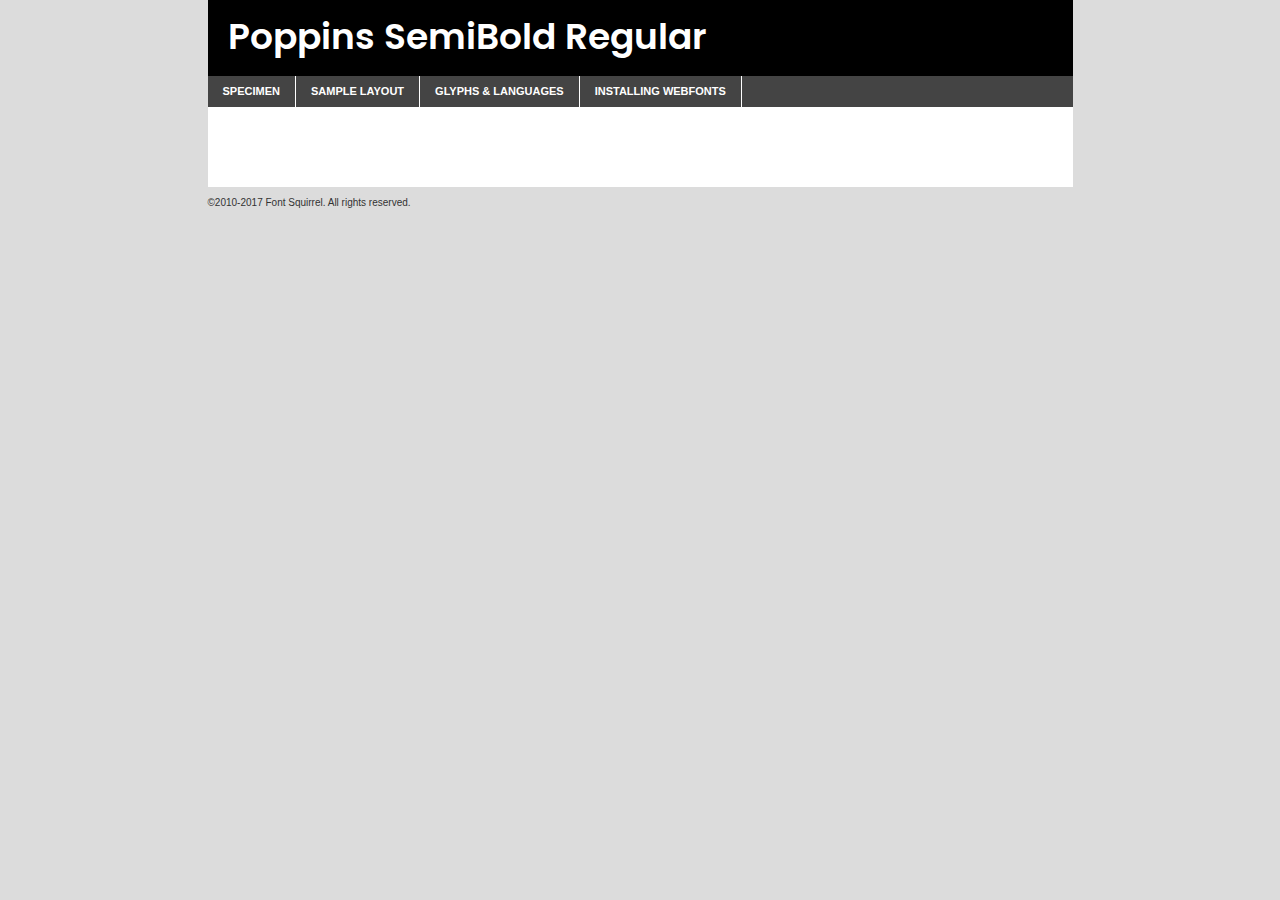
<file: Purple Landing Page/components/fonts/poppins-semibold-demo.html>
<!DOCTYPE html PUBLIC "-//W3C//DTD XHTML 1.0 Transitional//EN"
	"http://www.w3.org/TR/xhtml1/DTD/xhtml1-transitional.dtd">

<html xmlns="http://www.w3.org/1999/xhtml" xml:lang="en" lang="en">
<head>
	<meta http-equiv="Content-Type" content="text/html; charset=utf-8" />
	<script src="http://ajax.googleapis.com/ajax/libs/jquery/1.7.2/jquery.min.js" type="text/javascript" charset="utf-8"></script>
	<script type="text/javascript">
	(function($){$.fn.easyTabs=function(option){var param=jQuery.extend({fadeSpeed:"fast",defaultContent:1,activeClass:'active'},option);$(this).each(function(){var thisId="#"+this.id;if(param.defaultContent==''){param.defaultContent=1;}
	if(typeof param.defaultContent=="number")
	{var defaultTab=$(thisId+" .tabs li:eq("+(param.defaultContent-1)+") a").attr('href').substr(1);}else{var defaultTab=param.defaultContent;}
	$(thisId+" .tabs li a").each(function(){var tabToHide=$(this).attr('href').substr(1);$("#"+tabToHide).addClass('easytabs-tab-content');});hideAll();changeContent(defaultTab);function hideAll(){$(thisId+" .easytabs-tab-content").hide();}
	function changeContent(tabId){hideAll();$(thisId+" .tabs li").removeClass(param.activeClass);$(thisId+" .tabs li a[href=#"+tabId+"]").closest('li').addClass(param.activeClass);if(param.fadeSpeed!="none")
	{$(thisId+" #"+tabId).fadeIn(param.fadeSpeed);}else{$(thisId+" #"+tabId).show();}}
	$(thisId+" .tabs li").click(function(){var tabId=$(this).find('a').attr('href').substr(1);changeContent(tabId);return false;});});}})(jQuery);
	</script>
	<link rel="stylesheet" href="specimen_files/specimen_stylesheet.css" type="text/css" charset="utf-8" />
	<link rel="stylesheet" href="stylesheet.css" type="text/css" charset="utf-8" />

	<style type="text/css">
					body{
				font-family: 'poppinssemibold';
							}
		</style>

	<title>Poppins SemiBold Regular Specimen</title>
	
	
	<script type="text/javascript" charset="utf-8">
		$(document).ready(function() {
			$('#container').easyTabs({defaultContent:1});
		});
	</script>
</head>

<body>
<div id="container">
	<div id="header">
		Poppins SemiBold Regular	</div>
	<ul class="tabs">
		<li><a href="#specimen">Specimen</a></li>
		<li><a href="#layout">Sample Layout</a></li>
				<li><a href="#glyphs">Glyphs &amp; Languages</a></li>
		<li><a href="#installing">Installing Webfonts</a></li>
		
	</ul>
	
	<div id="main_content">

		
			<div id="specimen">
		
				<div class="section">
					<div class="grid12 firstcol">
						<div class="huge">AaBb</div>
					</div>
				</div>
		
				<div class="section">
					<div class="glyph_range">A&#x200B;B&#x200b;C&#x200b;D&#x200b;E&#x200b;F&#x200b;G&#x200b;H&#x200b;I&#x200b;J&#x200b;K&#x200b;L&#x200b;M&#x200b;N&#x200b;O&#x200b;P&#x200b;Q&#x200b;R&#x200b;S&#x200b;T&#x200b;U&#x200b;V&#x200b;W&#x200b;X&#x200b;Y&#x200b;Z&#x200b;a&#x200b;b&#x200b;c&#x200b;d&#x200b;e&#x200b;f&#x200b;g&#x200b;h&#x200b;i&#x200b;j&#x200b;k&#x200b;l&#x200b;m&#x200b;n&#x200b;o&#x200b;p&#x200b;q&#x200b;r&#x200b;s&#x200b;t&#x200b;u&#x200b;v&#x200b;w&#x200b;x&#x200b;y&#x200b;z&#x200b;1&#x200b;2&#x200b;3&#x200b;4&#x200b;5&#x200b;6&#x200b;7&#x200b;8&#x200b;9&#x200b;0&#x200b;&amp;&#x200b;.&#x200b;,&#x200b;?&#x200b;!&#x200b;&#64;&#x200b;(&#x200b;)&#x200b;#&#x200b;$&#x200b;%&#x200b;*&#x200b;+&#x200b;-&#x200b;=&#x200b;:&#x200b;;</div>
				</div>
				<div class="section">
					<div class="grid12 firstcol">
						<table class="sample_table">
							<tr><td>10</td><td class="size10">abcdefghijklmnopqrstuvwxyzABCDEFGHIJKLMNOPQRSTUVWXYZ0123456789abcdefghijklmnopqrstuvwxyzABCDEFGHIJKLMNOPQRSTUVWXYZ0123456789abcdefghijklmnopqrstuvwxyzABCDEFGHIJKLMNOPQRSTUVWXYZ</td></tr>
							<tr><td>11</td><td class="size11">abcdefghijklmnopqrstuvwxyzABCDEFGHIJKLMNOPQRSTUVWXYZ0123456789abcdefghijklmnopqrstuvwxyzABCDEFGHIJKLMNOPQRSTUVWXYZ0123456789abcdefghijklmnopqrstuvwxyzABCDEFGHIJKLMNOPQRSTUVWXYZ</td></tr>
							<tr><td>12</td><td class="size12">abcdefghijklmnopqrstuvwxyzABCDEFGHIJKLMNOPQRSTUVWXYZ0123456789abcdefghijklmnopqrstuvwxyzABCDEFGHIJKLMNOPQRSTUVWXYZ0123456789abcdefghijklmnopqrstuvwxyzABCDEFGHIJKLMNOPQRSTUVWXYZ</td></tr>
							<tr><td>13</td><td class="size13">abcdefghijklmnopqrstuvwxyzABCDEFGHIJKLMNOPQRSTUVWXYZ0123456789abcdefghijklmnopqrstuvwxyzABCDEFGHIJKLMNOPQRSTUVWXYZ0123456789abcdefghijklmnopqrstuvwxyzABCDEFGHIJKLMNOPQRSTUVWXYZ</td></tr>
							<tr><td>14</td><td class="size14">abcdefghijklmnopqrstuvwxyzABCDEFGHIJKLMNOPQRSTUVWXYZ0123456789abcdefghijklmnopqrstuvwxyzABCDEFGHIJKLMNOPQRSTUVWXYZ0123456789abcdefghijklmnopqrstuvwxyzABCDEFGHIJKLMNOPQRSTUVWXYZ</td></tr>
							<tr><td>16</td><td class="size16">abcdefghijklmnopqrstuvwxyzABCDEFGHIJKLMNOPQRSTUVWXYZ0123456789abcdefghijklmnopqrstuvwxyzABCDEFGHIJKLMNOPQRSTUVWXYZ</td></tr>
							<tr><td>18</td><td class="size18">abcdefghijklmnopqrstuvwxyzABCDEFGHIJKLMNOPQRSTUVWXYZ0123456789abcdefghijklmnopqrstuvwxyzABCDEFGHIJKLMNOPQRSTUVWXYZ</td></tr>
							<tr><td>20</td><td class="size20">abcdefghijklmnopqrstuvwxyzABCDEFGHIJKLMNOPQRSTUVWXYZ0123456789abcdefghijklmnopqrstuvwxyzABCDEFGHIJKLMNOPQRSTUVWXYZ</td></tr>
							<tr><td>24</td><td class="size24">abcdefghijklmnopqrstuvwxyzABCDEFGHIJKLMNOPQRSTUVWXYZ0123456789abcdefghijklmnopqrstuvwxyzABCDEFGHIJKLMNOPQRSTUVWXYZ</td></tr>
							<tr><td>30</td><td class="size30">abcdefghijklmnopqrstuvwxyzABCDEFGHIJKLMNOPQRSTUVWXYZ0123456789abcdefghijklmnopqrstuvwxyzABCDEFGHIJKLMNOPQRSTUVWXYZ</td></tr>
							<tr><td>36</td><td class="size36">abcdefghijklmnopqrstuvwxyzABCDEFGHIJKLMNOPQRSTUVWXYZ0123456789abcdefghijklmnopqrstuvwxyzABCDEFGHIJKLMNOPQRSTUVWXYZ</td></tr>
							<tr><td>48</td><td class="size48">abcdefghijklmnopqrstuvwxyzABCDEFGHIJKLMNOPQRSTUVWXYZ0123456789abcdefghijklmnopqrstuvwxyzABCDEFGHIJKLMNOPQRSTUVWXYZ</td></tr>
							<tr><td>60</td><td class="size60">abcdefghijklmnopqrstuvwxyzABCDEFGHIJKLMNOPQRSTUVWXYZ0123456789abcdefghijklmnopqrstuvwxyzABCDEFGHIJKLMNOPQRSTUVWXYZ</td></tr>
							<tr><td>72</td><td class="size72">abcdefghijklmnopqrstuvwxyzABCDEFGHIJKLMNOPQRSTUVWXYZ0123456789abcdefghijklmnopqrstuvwxyzABCDEFGHIJKLMNOPQRSTUVWXYZ</td></tr>
							<tr><td>90</td><td class="size90">abcdefghijklmnopqrstuvwxyzABCDEFGHIJKLMNOPQRSTUVWXYZ0123456789abcdefghijklmnopqrstuvwxyzABCDEFGHIJKLMNOPQRSTUVWXYZ</td></tr>
						</table>
				
					</div>
			
				</div>
		
		
		
								<div class="section" id="bodycomparison">


										<div id="xheight">
				<div class="fontbody">&#x25FC;&#x25FC;&#x25FC;&#x25FC;&#x25FC;&#x25FC;&#x25FC;&#x25FC;&#x25FC;&#x25FC;&#x25FC;&#x25FC;&#x25FC;&#x25FC;&#x25FC;&#x25FC;&#x25FC;&#x25FC;&#x25FC;&#x25FC;&#x25FC;&#x25FC;&#x25FC;&#x25FC;&#x25FC;&#x25FC;&#x25FC;&#x25FC;&#x25FC;&#x25FC;&#x25FC;&#x25FC;&#x25FC;&#x25FC;&#x25FC;&#x25FC;&#x25FC;&#x25FC;&#x25FC;&#x25FC;&#x25FC;&#x25FC;&#x25FC;&#x25FC;&#x25FC;&#x25FC;&#x25FC;&#x25FC;&#x25FC;&#x25FC;&#x25FC;&#x25FC;&#x25FC;&#x25FC;&#x25FC;&#x25FC;&#x25FC;&#x25FC;&#x25FC;&#x25FC;&#x25FC;&#x25FC;&#x25FC;&#x25FC;&#x25FC;&#x25FC;&#x25FC;&#x25FC;&#x25FC;&#x25FC;&#x25FC;&#x25FC;&#x25FC;&#x25FC;&#x25FC;&#x25FC;&#x25FC;&#x25FC;&#x25FC;&#x25FC;&#x25FC;&#x25FC;&#x25FC;&#x25FC;&#x25FC;&#x25FC;&#x25FC;&#x25FC;&#x25FC;&#x25FC;&#x25FC;&#x25FC;&#x25FC;&#x25FC;&#x25FC;&#x25FC;&#x25FC;&#x25FC;&#x25FC;body</div><div class="arialbody">body</div><div class="verdanabody">body</div><div class="georgiabody">body</div></div>
										<div class="fontbody" style="z-index:1">
											body<span>Poppins SemiBold Regular</span>
										</div>
										<div class="arialbody" style="z-index:1">
											body<span>Arial</span>
										</div>
										<div class="verdanabody" style="z-index:1">
											body<span>Verdana</span>
										</div>
										<div class="georgiabody" style="z-index:1">
											body<span>Georgia</span>
										</div>



								</div>
		
		
				<div class="section psample psample_row1" id="">
					
					<div class="grid2 firstcol">
						<p class="size10"><span>10.</span>Aenean lacinia bibendum nulla sed consectetur. Fusce dapibus, tellus ac cursus commodo, tortor mauris condimentum nibh, ut fermentum massa justo sit amet risus. Nullam id dolor id nibh ultricies vehicula ut id elit. Cum sociis natoque penatibus et magnis dis parturient montes, nascetur ridiculus mus. Nulla vitae elit libero, a pharetra augue.</p>
			
					</div>
					<div class="grid3">
						<p class="size11"><span>11.</span>Aenean lacinia bibendum nulla sed consectetur. Fusce dapibus, tellus ac cursus commodo, tortor mauris condimentum nibh, ut fermentum massa justo sit amet risus. Nullam id dolor id nibh ultricies vehicula ut id elit. Cum sociis natoque penatibus et magnis dis parturient montes, nascetur ridiculus mus. Nulla vitae elit libero, a pharetra augue.</p>
			
					</div>
					<div class="grid3">
						<p class="size12"><span>12.</span>Aenean lacinia bibendum nulla sed consectetur. Fusce dapibus, tellus ac cursus commodo, tortor mauris condimentum nibh, ut fermentum massa justo sit amet risus. Nullam id dolor id nibh ultricies vehicula ut id elit. Cum sociis natoque penatibus et magnis dis parturient montes, nascetur ridiculus mus. Nulla vitae elit libero, a pharetra augue.</p>
			
					</div>
					<div class="grid4">
						<p class="size13"><span>13.</span>Aenean lacinia bibendum nulla sed consectetur. Fusce dapibus, tellus ac cursus commodo, tortor mauris condimentum nibh, ut fermentum massa justo sit amet risus. Nullam id dolor id nibh ultricies vehicula ut id elit. Cum sociis natoque penatibus et magnis dis parturient montes, nascetur ridiculus mus. Nulla vitae elit libero, a pharetra augue.</p>
			
					</div>
					<div class="white_blend"></div>
					
				</div>
				<div class="section psample psample_row2" id="">
					<div class="grid3 firstcol">
						<p class="size14"><span>14.</span>Aenean lacinia bibendum nulla sed consectetur. Fusce dapibus, tellus ac cursus commodo, tortor mauris condimentum nibh, ut fermentum massa justo sit amet risus. Nullam id dolor id nibh ultricies vehicula ut id elit. Cum sociis natoque penatibus et magnis dis parturient montes, nascetur ridiculus mus. Nulla vitae elit libero, a pharetra augue.</p>
			
					</div>
					<div class="grid4">
						<p class="size16"><span>16.</span>Aenean lacinia bibendum nulla sed consectetur. Fusce dapibus, tellus ac cursus commodo, tortor mauris condimentum nibh, ut fermentum massa justo sit amet risus. Nullam id dolor id nibh ultricies vehicula ut id elit. Cum sociis natoque penatibus et magnis dis parturient montes, nascetur ridiculus mus. Nulla vitae elit libero, a pharetra augue.</p>
			
					</div>
					<div class="grid5">
						<p class="size18"><span>18.</span>Aenean lacinia bibendum nulla sed consectetur. Fusce dapibus, tellus ac cursus commodo, tortor mauris condimentum nibh, ut fermentum massa justo sit amet risus. Nullam id dolor id nibh ultricies vehicula ut id elit. Cum sociis natoque penatibus et magnis dis parturient montes, nascetur ridiculus mus. Nulla vitae elit libero, a pharetra augue.</p>
			
					</div>

					<div class="white_blend"></div>

				</div>
				
				<div class="section psample psample_row3" id="">
					<div class="grid5 firstcol">
						<p class="size20"><span>20.</span>Aenean lacinia bibendum nulla sed consectetur. Fusce dapibus, tellus ac cursus commodo, tortor mauris condimentum nibh, ut fermentum massa justo sit amet risus. Nullam id dolor id nibh ultricies vehicula ut id elit. Cum sociis natoque penatibus et magnis dis parturient montes, nascetur ridiculus mus. Nulla vitae elit libero, a pharetra augue.</p>
					</div>
					<div class="grid7">
						<p class="size24"><span>24.</span>Aenean lacinia bibendum nulla sed consectetur. Fusce dapibus, tellus ac cursus commodo, tortor mauris condimentum nibh, ut fermentum massa justo sit amet risus. Nullam id dolor id nibh ultricies vehicula ut id elit. Cum sociis natoque penatibus et magnis dis parturient montes, nascetur ridiculus mus. Nulla vitae elit libero, a pharetra augue.</p>
					</div>
					
					<div class="white_blend"></div>
					
				</div>
				
				<div class="section psample psample_row4" id="">
					<div class="grid12 firstcol">
						<p class="size30"><span>30.</span>Aenean lacinia bibendum nulla sed consectetur. Fusce dapibus, tellus ac cursus commodo, tortor mauris condimentum nibh, ut fermentum massa justo sit amet risus. Nullam id dolor id nibh ultricies vehicula ut id elit. Cum sociis natoque penatibus et magnis dis parturient montes, nascetur ridiculus mus. Nulla vitae elit libero, a pharetra augue.</p>
					</div>
					<div class="white_blend"></div>
					
				</div>
				
				
				
				<div class="section psample psample_row1 fullreverse">
					<div class="grid2 firstcol">
						<p class="size10"><span>10.</span>Aenean lacinia bibendum nulla sed consectetur. Fusce dapibus, tellus ac cursus commodo, tortor mauris condimentum nibh, ut fermentum massa justo sit amet risus. Nullam id dolor id nibh ultricies vehicula ut id elit. Cum sociis natoque penatibus et magnis dis parturient montes, nascetur ridiculus mus. Nulla vitae elit libero, a pharetra augue.</p>
			
					</div>
					<div class="grid3">
						<p class="size11"><span>11.</span>Aenean lacinia bibendum nulla sed consectetur. Fusce dapibus, tellus ac cursus commodo, tortor mauris condimentum nibh, ut fermentum massa justo sit amet risus. Nullam id dolor id nibh ultricies vehicula ut id elit. Cum sociis natoque penatibus et magnis dis parturient montes, nascetur ridiculus mus. Nulla vitae elit libero, a pharetra augue.</p>
			
					</div>
					<div class="grid3">
						<p class="size12"><span>12.</span>Aenean lacinia bibendum nulla sed consectetur. Fusce dapibus, tellus ac cursus commodo, tortor mauris condimentum nibh, ut fermentum massa justo sit amet risus. Nullam id dolor id nibh ultricies vehicula ut id elit. Cum sociis natoque penatibus et magnis dis parturient montes, nascetur ridiculus mus. Nulla vitae elit libero, a pharetra augue.</p>
			
					</div>
					<div class="grid4">
						<p class="size13"><span>13.</span>Aenean lacinia bibendum nulla sed consectetur. Fusce dapibus, tellus ac cursus commodo, tortor mauris condimentum nibh, ut fermentum massa justo sit amet risus. Nullam id dolor id nibh ultricies vehicula ut id elit. Cum sociis natoque penatibus et magnis dis parturient montes, nascetur ridiculus mus. Nulla vitae elit libero, a pharetra augue.</p>
			
					</div>
					<div class="black_blend"></div>
					
				</div>
				
				<div class="section psample psample_row2 fullreverse">
					<div class="grid3 firstcol">
						<p class="size14"><span>14.</span>Aenean lacinia bibendum nulla sed consectetur. Fusce dapibus, tellus ac cursus commodo, tortor mauris condimentum nibh, ut fermentum massa justo sit amet risus. Nullam id dolor id nibh ultricies vehicula ut id elit. Cum sociis natoque penatibus et magnis dis parturient montes, nascetur ridiculus mus. Nulla vitae elit libero, a pharetra augue.</p>
			
					</div>
					<div class="grid4">
						<p class="size16"><span>16.</span>Aenean lacinia bibendum nulla sed consectetur. Fusce dapibus, tellus ac cursus commodo, tortor mauris condimentum nibh, ut fermentum massa justo sit amet risus. Nullam id dolor id nibh ultricies vehicula ut id elit. Cum sociis natoque penatibus et magnis dis parturient montes, nascetur ridiculus mus. Nulla vitae elit libero, a pharetra augue.</p>
			
					</div>
					<div class="grid5">
						<p class="size18"><span>18.</span>Aenean lacinia bibendum nulla sed consectetur. Fusce dapibus, tellus ac cursus commodo, tortor mauris condimentum nibh, ut fermentum massa justo sit amet risus. Nullam id dolor id nibh ultricies vehicula ut id elit. Cum sociis natoque penatibus et magnis dis parturient montes, nascetur ridiculus mus. Nulla vitae elit libero, a pharetra augue.</p>
			
					</div>
					<div class="black_blend"></div>

				</div>
				
				<div class="section psample fullreverse psample_row3" id="">
					<div class="grid5 firstcol">
						<p class="size20"><span>20.</span>Aenean lacinia bibendum nulla sed consectetur. Fusce dapibus, tellus ac cursus commodo, tortor mauris condimentum nibh, ut fermentum massa justo sit amet risus. Nullam id dolor id nibh ultricies vehicula ut id elit. Cum sociis natoque penatibus et magnis dis parturient montes, nascetur ridiculus mus. Nulla vitae elit libero, a pharetra augue.</p>
					</div>
					<div class="grid7">
						<p class="size24"><span>24.</span>Aenean lacinia bibendum nulla sed consectetur. Fusce dapibus, tellus ac cursus commodo, tortor mauris condimentum nibh, ut fermentum massa justo sit amet risus. Nullam id dolor id nibh ultricies vehicula ut id elit. Cum sociis natoque penatibus et magnis dis parturient montes, nascetur ridiculus mus. Nulla vitae elit libero, a pharetra augue.</p>
					</div>
					
					<div class="black_blend"></div>
					
				</div>
				
				<div class="section psample fullreverse psample_row4" id="" style="border-bottom: 20px #000 solid;">
					<div class="grid12 firstcol">
						<p class="size30"><span>30.</span>Aenean lacinia bibendum nulla sed consectetur. Fusce dapibus, tellus ac cursus commodo, tortor mauris condimentum nibh, ut fermentum massa justo sit amet risus. Nullam id dolor id nibh ultricies vehicula ut id elit. Cum sociis natoque penatibus et magnis dis parturient montes, nascetur ridiculus mus. Nulla vitae elit libero, a pharetra augue.</p>
					</div>
					<div class="black_blend"></div>
					
				</div>
				
				
				
				
			</div>
			
			<div id="layout">
				
				<div class="section">
					
					<div class="grid12 firstcol">
						<h1>Lorem Ipsum Dolor</h1>
						<h2>Etiam porta sem malesuada magna mollis euismod</h2>
						
						<p class="byline">By <a href="#link">Aenean Lacinia</a></p>
					</div>
				</div>
				<div class="section">
					<div class="grid8 firstcol">
						<p class="large">Donec sed odio dui. Morbi leo risus, porta ac consectetur ac, vestibulum at eros. Fusce dapibus, tellus ac cursus commodo, tortor mauris condimentum nibh, ut fermentum massa justo sit amet risus. </p>

						
						<h3>Pellentesque ornare sem</h3>

						<p>Maecenas sed diam eget risus varius blandit sit amet non magna. Maecenas faucibus mollis interdum. Donec ullamcorper nulla non metus auctor fringilla. Nullam id dolor id nibh ultricies vehicula ut id elit. Nullam id dolor id nibh ultricies vehicula ut id elit. </p>

						<p>Aenean eu leo quam. Pellentesque ornare sem lacinia quam venenatis vestibulum. Lorem ipsum dolor sit amet, consectetur adipiscing elit. Cum sociis natoque penatibus et magnis dis parturient montes, nascetur ridiculus mus. </p>

						<p>Nulla vitae elit libero, a pharetra augue. Praesent commodo cursus magna, vel scelerisque nisl consectetur et. Aenean lacinia bibendum nulla sed consectetur. </p>

						<p>Nullam quis risus eget urna mollis ornare vel eu leo. Nullam quis risus eget urna mollis ornare vel eu leo. Maecenas sed diam eget risus varius blandit sit amet non magna. Donec ullamcorper nulla non metus auctor fringilla. </p>

						<h3>Cras mattis consectetur</h3>

						<p>Aenean eu leo quam. Pellentesque ornare sem lacinia quam venenatis vestibulum. Aenean lacinia bibendum nulla sed consectetur. Integer posuere erat a ante venenatis dapibus posuere velit aliquet. Cras mattis consectetur purus sit amet fermentum. </p>

						<p>Nullam id dolor id nibh ultricies vehicula ut id elit. Nullam quis risus eget urna mollis ornare vel eu leo. Cras mattis consectetur purus sit amet fermentum.</p>
					</div>
					
					<div class="grid4 sidebar">
						
						<div class="box reverse">
							<p class="last">Nullam quis risus eget urna mollis ornare vel eu leo. Donec ullamcorper nulla non metus auctor fringilla. Cras mattis consectetur purus sit amet fermentum. Sed posuere consectetur est at lobortis. Lorem ipsum dolor sit amet, consectetur adipiscing elit. </p>
						</div>
						
						<p class="caption">Maecenas sed diam eget risus varius.</p>

						<p>Vestibulum id ligula porta felis euismod semper. Integer posuere erat a ante venenatis dapibus posuere velit aliquet. Vestibulum id ligula porta felis euismod semper. Sed posuere consectetur est at lobortis. Maecenas sed diam eget risus varius blandit sit amet non magna. Fusce dapibus, tellus ac cursus commodo, tortor mauris condimentum nibh, ut fermentum massa justo sit amet risus. </p>

					

						<p>Duis mollis, est non commodo luctus, nisi erat porttitor ligula, eget lacinia odio sem nec elit. Aenean lacinia bibendum nulla sed consectetur. Vivamus sagittis lacus vel augue laoreet rutrum faucibus dolor auctor. Aenean lacinia bibendum nulla sed consectetur. Nullam quis risus eget urna mollis ornare vel eu leo. </p>

						<p>Praesent commodo cursus magna, vel scelerisque nisl consectetur et. Donec ullamcorper nulla non metus auctor fringilla. Maecenas faucibus mollis interdum. Fusce dapibus, tellus ac cursus commodo, tortor mauris condimentum nibh, ut fermentum massa justo sit amet risus. </p>

					</div>
				</div>
				
			</div>


			



		<div id="glyphs">
			<div class="section">
				<div class="grid12 firstcol">
			
				<h1>Language Support</h1>
				<p>The subset of Poppins SemiBold Regular in this kit supports the following languages:<br />
			
					English, Arrernte, Bislama, Cebuano, Fijian, Gilbertese, Hmong, Ibanag, Iloko_ilokano, Interglossa_glosa, Interlingua, Lojban, Manx, Norfolk_pitcairnese, Oromo, Rotokas, Samoan, Sardinian, Seychelles_creole, Shona, Somali, Southern_ndebele, Swahili, Swati_swazi, Tok_pisin, Warlpiri, Xhosa, Zulu, Latinbasic, Demo				</p>
				<h1>Glyph Chart</h1>
				<p>The subset of Poppins SemiBold Regular in this kit includes all the glyphs listed below. Unicode entities are included above each glyph to help you insert individual characters into your layout.</p>
				<div id="glyph_chart">
			
																														 <div><p>&amp;#13;</p>&#13;</div>
																				 <div><p>&amp;#32;</p>&#32;</div>
																				 <div><p>&amp;#33;</p>&#33;</div>
																				 <div><p>&amp;#34;</p>&#34;</div>
																				 <div><p>&amp;#35;</p>&#35;</div>
																				 <div><p>&amp;#36;</p>&#36;</div>
																				 <div><p>&amp;#37;</p>&#37;</div>
																				 <div><p>&amp;#38;</p>&#38;</div>
																				 <div><p>&amp;#39;</p>&#39;</div>
																				 <div><p>&amp;#40;</p>&#40;</div>
																				 <div><p>&amp;#41;</p>&#41;</div>
																				 <div><p>&amp;#42;</p>&#42;</div>
																				 <div><p>&amp;#43;</p>&#43;</div>
																				 <div><p>&amp;#44;</p>&#44;</div>
																				 <div><p>&amp;#46;</p>&#46;</div>
																				 <div><p>&amp;#47;</p>&#47;</div>
																				 <div><p>&amp;#48;</p>&#48;</div>
																				 <div><p>&amp;#49;</p>&#49;</div>
																				 <div><p>&amp;#50;</p>&#50;</div>
																				 <div><p>&amp;#51;</p>&#51;</div>
																				 <div><p>&amp;#52;</p>&#52;</div>
																				 <div><p>&amp;#53;</p>&#53;</div>
																				 <div><p>&amp;#54;</p>&#54;</div>
																				 <div><p>&amp;#55;</p>&#55;</div>
																				 <div><p>&amp;#56;</p>&#56;</div>
																				 <div><p>&amp;#57;</p>&#57;</div>
																				 <div><p>&amp;#60;</p>&#60;</div>
																				 <div><p>&amp;#61;</p>&#61;</div>
																				 <div><p>&amp;#62;</p>&#62;</div>
																				 <div><p>&amp;#63;</p>&#63;</div>
																				 <div><p>&amp;#64;</p>&#64;</div>
																				 <div><p>&amp;#65;</p>&#65;</div>
																				 <div><p>&amp;#66;</p>&#66;</div>
																				 <div><p>&amp;#67;</p>&#67;</div>
																				 <div><p>&amp;#68;</p>&#68;</div>
																				 <div><p>&amp;#69;</p>&#69;</div>
																				 <div><p>&amp;#70;</p>&#70;</div>
																				 <div><p>&amp;#71;</p>&#71;</div>
																				 <div><p>&amp;#72;</p>&#72;</div>
																				 <div><p>&amp;#73;</p>&#73;</div>
																				 <div><p>&amp;#74;</p>&#74;</div>
																				 <div><p>&amp;#75;</p>&#75;</div>
																				 <div><p>&amp;#76;</p>&#76;</div>
																				 <div><p>&amp;#77;</p>&#77;</div>
																				 <div><p>&amp;#78;</p>&#78;</div>
																				 <div><p>&amp;#79;</p>&#79;</div>
																				 <div><p>&amp;#80;</p>&#80;</div>
																				 <div><p>&amp;#81;</p>&#81;</div>
																				 <div><p>&amp;#82;</p>&#82;</div>
																				 <div><p>&amp;#83;</p>&#83;</div>
																				 <div><p>&amp;#84;</p>&#84;</div>
																				 <div><p>&amp;#85;</p>&#85;</div>
																				 <div><p>&amp;#86;</p>&#86;</div>
																				 <div><p>&amp;#87;</p>&#87;</div>
																				 <div><p>&amp;#88;</p>&#88;</div>
																				 <div><p>&amp;#89;</p>&#89;</div>
																				 <div><p>&amp;#90;</p>&#90;</div>
																				 <div><p>&amp;#91;</p>&#91;</div>
																				 <div><p>&amp;#92;</p>&#92;</div>
																				 <div><p>&amp;#93;</p>&#93;</div>
																				 <div><p>&amp;#94;</p>&#94;</div>
																				 <div><p>&amp;#95;</p>&#95;</div>
																				 <div><p>&amp;#96;</p>&#96;</div>
																				 <div><p>&amp;#97;</p>&#97;</div>
																				 <div><p>&amp;#98;</p>&#98;</div>
																				 <div><p>&amp;#99;</p>&#99;</div>
																				 <div><p>&amp;#100;</p>&#100;</div>
																				 <div><p>&amp;#101;</p>&#101;</div>
																				 <div><p>&amp;#102;</p>&#102;</div>
																				 <div><p>&amp;#103;</p>&#103;</div>
																				 <div><p>&amp;#104;</p>&#104;</div>
																				 <div><p>&amp;#105;</p>&#105;</div>
																				 <div><p>&amp;#106;</p>&#106;</div>
																				 <div><p>&amp;#107;</p>&#107;</div>
																				 <div><p>&amp;#108;</p>&#108;</div>
																				 <div><p>&amp;#109;</p>&#109;</div>
																				 <div><p>&amp;#110;</p>&#110;</div>
																				 <div><p>&amp;#111;</p>&#111;</div>
																				 <div><p>&amp;#112;</p>&#112;</div>
																				 <div><p>&amp;#113;</p>&#113;</div>
																				 <div><p>&amp;#114;</p>&#114;</div>
																				 <div><p>&amp;#115;</p>&#115;</div>
																				 <div><p>&amp;#116;</p>&#116;</div>
																				 <div><p>&amp;#117;</p>&#117;</div>
																				 <div><p>&amp;#118;</p>&#118;</div>
																				 <div><p>&amp;#119;</p>&#119;</div>
																				 <div><p>&amp;#120;</p>&#120;</div>
																				 <div><p>&amp;#121;</p>&#121;</div>
																				 <div><p>&amp;#122;</p>&#122;</div>
																				 <div><p>&amp;#123;</p>&#123;</div>
																				 <div><p>&amp;#124;</p>&#124;</div>
																				 <div><p>&amp;#125;</p>&#125;</div>
																				 <div><p>&amp;#126;</p>&#126;</div>
																				 <div><p>&amp;#160;</p>&#160;</div>
																				 <div><p>&amp;#161;</p>&#161;</div>
																				 <div><p>&amp;#162;</p>&#162;</div>
																				 <div><p>&amp;#163;</p>&#163;</div>
																				 <div><p>&amp;#164;</p>&#164;</div>
																				 <div><p>&amp;#165;</p>&#165;</div>
																				 <div><p>&amp;#166;</p>&#166;</div>
																				 <div><p>&amp;#167;</p>&#167;</div>
																				 <div><p>&amp;#168;</p>&#168;</div>
																				 <div><p>&amp;#169;</p>&#169;</div>
																				 <div><p>&amp;#170;</p>&#170;</div>
																				 <div><p>&amp;#171;</p>&#171;</div>
																				 <div><p>&amp;#172;</p>&#172;</div>
																				 <div><p>&amp;#174;</p>&#174;</div>
																				 <div><p>&amp;#175;</p>&#175;</div>
																				 <div><p>&amp;#176;</p>&#176;</div>
																				 <div><p>&amp;#177;</p>&#177;</div>
																				 <div><p>&amp;#178;</p>&#178;</div>
																				 <div><p>&amp;#179;</p>&#179;</div>
																				 <div><p>&amp;#180;</p>&#180;</div>
																				 <div><p>&amp;#181;</p>&#181;</div>
																				 <div><p>&amp;#182;</p>&#182;</div>
																				 <div><p>&amp;#184;</p>&#184;</div>
																				 <div><p>&amp;#185;</p>&#185;</div>
																				 <div><p>&amp;#186;</p>&#186;</div>
																				 <div><p>&amp;#187;</p>&#187;</div>
																				 <div><p>&amp;#188;</p>&#188;</div>
																				 <div><p>&amp;#189;</p>&#189;</div>
																				 <div><p>&amp;#190;</p>&#190;</div>
																				 <div><p>&amp;#191;</p>&#191;</div>
																				 <div><p>&amp;#198;</p>&#198;</div>
																				 <div><p>&amp;#199;</p>&#199;</div>
																				 <div><p>&amp;#208;</p>&#208;</div>
																				 <div><p>&amp;#215;</p>&#215;</div>
																				 <div><p>&amp;#216;</p>&#216;</div>
																				 <div><p>&amp;#222;</p>&#222;</div>
																				 <div><p>&amp;#223;</p>&#223;</div>
																				 <div><p>&amp;#230;</p>&#230;</div>
																				 <div><p>&amp;#231;</p>&#231;</div>
																				 <div><p>&amp;#240;</p>&#240;</div>
																				 <div><p>&amp;#247;</p>&#247;</div>
																				 <div><p>&amp;#248;</p>&#248;</div>
																				 <div><p>&amp;#254;</p>&#254;</div>
																				 <div><p>&amp;#305;</p>&#305;</div>
																				 <div><p>&amp;#338;</p>&#338;</div>
																				 <div><p>&amp;#339;</p>&#339;</div>
																				 <div><p>&amp;#710;</p>&#710;</div>
																				 <div><p>&amp;#730;</p>&#730;</div>
																				 <div><p>&amp;#732;</p>&#732;</div>
																				 <div><p>&amp;#8192;</p>&#8192;</div>
																				 <div><p>&amp;#8193;</p>&#8193;</div>
																				 <div><p>&amp;#8194;</p>&#8194;</div>
																				 <div><p>&amp;#8195;</p>&#8195;</div>
																				 <div><p>&amp;#8196;</p>&#8196;</div>
																				 <div><p>&amp;#8197;</p>&#8197;</div>
																				 <div><p>&amp;#8198;</p>&#8198;</div>
																				 <div><p>&amp;#8199;</p>&#8199;</div>
																				 <div><p>&amp;#8200;</p>&#8200;</div>
																				 <div><p>&amp;#8201;</p>&#8201;</div>
																				 <div><p>&amp;#8202;</p>&#8202;</div>
																				 <div><p>&amp;#8211;</p>&#8211;</div>
																				 <div><p>&amp;#8212;</p>&#8212;</div>
																				 <div><p>&amp;#8216;</p>&#8216;</div>
																				 <div><p>&amp;#8217;</p>&#8217;</div>
																				 <div><p>&amp;#8218;</p>&#8218;</div>
																				 <div><p>&amp;#8220;</p>&#8220;</div>
																				 <div><p>&amp;#8221;</p>&#8221;</div>
																				 <div><p>&amp;#8222;</p>&#8222;</div>
																				 <div><p>&amp;#8226;</p>&#8226;</div>
																				 <div><p>&amp;#8239;</p>&#8239;</div>
																				 <div><p>&amp;#8249;</p>&#8249;</div>
																				 <div><p>&amp;#8250;</p>&#8250;</div>
																				 <div><p>&amp;#8287;</p>&#8287;</div>
																				 <div><p>&amp;#8364;</p>&#8364;</div>
																				 <div><p>&amp;#8482;</p>&#8482;</div>
																				 <div><p>&amp;#8722;</p>&#8722;</div>
																				 <div><p>&amp;#9724;</p>&#9724;</div>
																				 <div><p>&amp;#64257;</p>&#64257;</div>
																																																</div>	
				</div>
		
		
			</div>
		</div>
		
		
		<div id="specs">
			
		</div>
	
		<div id="installing">
			<div class="section">
				<div class="grid7 firstcol">
					<h1>Installing Webfonts</h1>
					
					<p>Webfonts are supported by all major browser platforms but not all in the same way. There are currently four different font formats that must be included in order to target all browsers. This includes TTF, WOFF, EOT and SVG.</p>
					
					<h2>1. Upload your webfonts</h2>
					<p>You must upload your webfont kit to your website. They should be in or near the same directory as your CSS files.</p>
					
					<h2>2. Include the webfont stylesheet</h2>
					<p>A special CSS @font-face declaration helps the various browsers select the appropriate font it needs without causing you a bunch of headaches. Learn more about this syntax by reading the <a href="https://www.fontspring.com/blog/further-hardening-of-the-bulletproof-syntax">Fontspring blog post</a> about it. The code for it is as follows:</p>


<code>
@font-face{ 
	font-family: 'MyWebFont';
	src: url('WebFont.eot');
	src: url('WebFont.eot?#iefix') format('embedded-opentype'),
	     url('WebFont.woff') format('woff'),
	     url('WebFont.ttf') format('truetype'),
	     url('WebFont.svg#webfont') format('svg');
}
</code>

	<p>We've already gone ahead and generated the code for you. All you have to do is link to the stylesheet in your HTML, like this:</p>
	<code>&lt;link rel=&quot;stylesheet&quot; href=&quot;stylesheet.css&quot; type=&quot;text/css&quot; charset=&quot;utf-8&quot; /&gt;</code>

					<h2>3. Modify your own stylesheet</h2>
					<p>To take advantage of your new fonts, you must tell your stylesheet to use them. Look at the original @font-face declaration above and find the property called "font-family." The name linked there will be what you use to reference the font. Prepend that webfont name to the font stack in the "font-family" property, inside the selector you want to change. For example:</p>
<code>p { font-family: 'WebFont', Arial, sans-serif; }</code>

<h2>4. Test</h2>
<p>Getting webfonts to work cross-browser <em>can</em> be tricky. Use the information in the sidebar to help you if you find that fonts aren't loading in a particular browser.</p>
				</div>
				
				<div class="grid5 sidebar">
					<div class="box">
						<h2>Troubleshooting<br />Font-Face Problems</h2>
						<p>Having trouble getting your webfonts to load in your new website? Here are some tips to sort out what might be the problem.</p>

						<h3>Fonts not showing in any browser</h3>

						<p>This sounds like you need to work on the plumbing. You either did not upload the fonts to the correct directory, or you did not link the fonts properly in the CSS. If you've confirmed that all this is correct and you still have a problem, take a look at your .htaccess file and see if requests are getting intercepted.</p>

						<h3>Fonts not loading in iPhone or iPad</h3>

						<p>The most common problem here is that you are serving the fonts from an IIS server. IIS refuses to serve files that have unknown MIME types. If that is the case, you must set the MIME type for SVG to "image/svg+xml" in the server settings. Follow these instructions from Microsoft if you need help.</p>

						<h3>Fonts not loading in Firefox</h3>

						<p>The primary reason for this failure? You are still using a version Firefox older than 3.5. So upgrade already! If that isn't it, then you are very likely serving fonts from a different domain. Firefox requires that all font assets be served from the same domain. Lastly it is possible that you need to add WOFF to your list of MIME types (if you are serving via IIS.)</p>

						<h3>Fonts not loading in IE</h3>

						<p>Are you looking at Internet Explorer on an actual Windows machine or are you cheating by using a service like Adobe BrowserLab? Many of these screenshot services do not render @font-face for IE. Best to test it on a real machine.</p>

						<h3>Fonts not loading in IE9</h3>

						<p>IE9, like Firefox, requires that fonts be served from the same domain as the website. Make sure that is the case.</p>
					</div>
				</div>
			</div>
			
		</div>
	
	</div>
	<div id="footer">
		<p>&copy;2010-2017 Font Squirrel. All rights reserved.</p>
	</div>
</div>
</body>
</html>
</file>
<file: Landing Page/style.css>
@import url('https://fonts.googleapis.com/css2?family=Righteous&family=Sarala:wght@400;700&display=swap');

* {
    margin: 0;
    padding: 0;
    box-sizing: border-box;
    text-decoration: none;
}

body{
    font-size: 100%;
    background: linear-gradient(68.15deg, #2F2325 16.62%, #8E5D52 85.61%);
}

.cabecalho {
    display: flex;
    flex-direction: row;
    align-items: center;
    justify-content: space-around;
    padding: 24px;
}

.cabecalho-imagem {
    height: 72px;
}

.cabecalho-menu {
    display: flex;
    gap: 32px;
}

.cabecalho-menu-item {
    font-family: 'Sarala', sans-serif;
    color: #FFF2E7;
    font-weight: 400;
    font-size: 18px;
   }

.conteudo {
    margin-bottom: 48px;
    border-top: 0.4px solid #FFF2E7;
}

.conteudo-principal {
    display: flex;
    flex-direction: row;
    align-items: center;
    justify-content: space-around;
}

.conteudo-principal-escrito {
    display: flex;
    flex-direction: column;
    gap: 32px;
}

.conteudo-principal-escrito-titulo {
    font-family: 'Righteous', cursive;
    font-weight: 400;
    font-size: 64px;
    color: #FFF2E7;
}

.conteudo-principal-escrito-subtitulo {
    font-family: 'Sarala', sans-serif;
    font-weight: 400;
    font-size: 24px;
    color: #ECD6C4;
}

.conteudo-principal-escrito-botao {
    background-color: #ECD6C4;
    width: 180px;
    height: 60px;
    border: none;
    box-shadow: 4px 5px 4px rgba(0, 0, 0, 0.25);
    border-radius: 20px;
    font-family: 'Sarala', sans-serif;
    font-weight: 400;
    font-size: 24px;
    color: #2F2325;
}

.conteudo-principal-escrito-botao:hover {
    background-color: rgba(236, 214, 196, 0.53);
}

.conteudo-principal-imagem {
    height: 430px;
}

.conteudo-secundario {
    display: flex;
    flex-direction: column;
    align-items: center;
    gap: 24px;
    margin-top: 48px;
}

.conteudo-secundario-titulo {
    border-top: 0.4px solid #FFF2E7;
    padding-top: 48px;
    font-family: 'Righteous', cursive;
    font-weight: 400;
    font-size: 24px;
    color: #FFF2EF;
    margin-bottom: 16px;
}

.conteudo-secundario-paragrafo {
    font-family: 'Sarala', sans-serif;
    font-weight: 300;
    font-size: 18;
    color: #ECD6C4;
}

.rodape {
    padding: 32px;
    border-top: 0.4px solid #FFF2E7;
}

.rodape-imagem {
    height: 48px;
    display: block;
    margin: 0 auto;
}
</file>
<file: Login Page/style.css>
@import url('https://fonts.googleapis.com/css2?family=Noto+Sans:wght@400;700&display=swap');

body {
    margin: 0;
    font-family: 'Noto Sans', sans-serif;
}

body * {
    box-sizing: border-box;
}

.main-login{
    width: 100vw;
    height: 100vh;
    background-color: #201b2c;
    display: flex;
    justify-content: center;
    align-items: center;
}

.left-login{
    width: 50vw;
    height: 100vh;
    display: flex;
    justify-content: center;
    align-items: center;
    flex-direction: column;
}

.left-login > h1 {
    font-size: 3vw;
    color: #77ffc0;
}

.login-image {
    width: 35vw
}

.right-login {
    width: 50vw;
    height: 100vh;
    display: flex;
    justify-content: center;
    align-items: center;
}

.card-login {
    width: 60%;
    display: flex;
    justify-content: center;
    align-items: center;
    flex-direction: column;
    padding: 30px 35px;
    background: #2f2841;
    border-radius: 20px;
    box-shadow: 0px 10px 40px #00000056;
}

.card-login > h1 {
    color: #00ff88;
    font-weight: 800;
    margin: 0;
}

.textfield {
    width: 100%;
    display: flex;
    flex-direction: column;
    align-items: flex-start;
    justify-content: center;
    margin: 10px 0px;
}

.textfield > input {
    width: 100%;
    border: none;
    border-radius: 10px;
    padding: 15px;
    background: #514869;
    color: #f0ffffde;
    font-size: 12pt;
    box-shadow: 0px 10px 40px #00000056;
    outline: none;
    box-sizing: border-box;
}

.textfield > label {
    color: #f0ffffde;
    margin-bottom: 10px;
}

.textfield > input::placeholder {
    color: #f0ffff94;
}

.btn-login {
    width: 100%;
    padding: 16px 0px;
    margin: 25px;
    border: none;
    border-radius: 8px;
    outline: none;
    text-transform: uppercase;
    font-weight: 800;
    letter-spacing: 3px;
    color: #2b134b;
    background: #00ff88;
    cursor: pointer;
    box-shadow: 0px 10px 40px -12px #00ff8052;
}

@media only screen and (max-width: 950px) {
    .card-login{
        width: 85%;
    }
}

@media only screen and (max-width: 600px) {
    .main-login{
        flex-direction: column;
    }

    .left-login > h1 {
        display: none;
    }

    .left-login {
        width: 100%;
        height: auto;
    }
    
    .right-login {
        width: 100%;
        height: auto;
    }

    .left-login > image {
        width: 50vw;
    }

    .card-login {
        width: 90%;
    }
}
</file>
<file: Purple Landing Page/components/fonts/stylesheet.css>
/*! Generated by Font Squirrel (https://www.fontsquirrel.com) on May 19, 2021 */



@font-face {
    font-family: 'poppinsblack';
    src: url('poppins-black-webfont.woff2') format('woff2'),
         url('poppins-black-webfont.woff') format('woff');
    font-weight: normal;
    font-style: normal;

}




@font-face {
    font-family: 'poppinsbold';
    src: url('poppins-bold-webfont.woff2') format('woff2'),
         url('poppins-bold-webfont.woff') format('woff');
    font-weight: normal;
    font-style: normal;

}




@font-face {
    font-family: 'poppinslight';
    src: url('poppins-light-webfont.woff2') format('woff2'),
         url('poppins-light-webfont.woff') format('woff');
    font-weight: normal;
    font-style: normal;

}




@font-face {
    font-family: 'poppinsmedium';
    src: url('poppins-medium-webfont.woff2') format('woff2'),
         url('poppins-medium-webfont.woff') format('woff');
    font-weight: normal;
    font-style: normal;

}




@font-face {
    font-family: 'poppinsregular';
    src: url('poppins-regular-webfont.woff2') format('woff2'),
         url('poppins-regular-webfont.woff') format('woff');
    font-weight: normal;
    font-style: normal;

}




@font-face {
    font-family: 'poppinssemibold';
    src: url('poppins-semibold-webfont.woff2') format('woff2'),
         url('poppins-semibold-webfont.woff') format('woff');
    font-weight: normal;
    font-style: normal;

}
</file>
<file: Purple Landing Page/components/fonts/specimen_files/specimen_stylesheet.css>
@import url('grid_12-825-55-15.css');

/*  
	CSS Reset by Eric Meyer - Released under Public Domain
    http://meyerweb.com/eric/tools/css/reset/
*/
html, body, div, span, applet, object, iframe,
h1, h2, h3, h4, h5, h6, p, blockquote, pre,
a, abbr, acronym, address, big, cite, code,
del, dfn, em, font, img, ins, kbd, q, s, samp,
small, strike, strong, sub, sup, tt, var,
b, u, i, center, dl, dt, dd, ol, ul, li,
fieldset, form, label, legend, table, 
caption, tbody, tfoot, thead, tr, th, td 
                  {margin: 0;padding: 0;border: 0;outline: 0;
                  font-size: 100%;vertical-align: baseline;
                  background: transparent;}
body              {line-height: 1;}
ol, ul            {list-style: none;}
blockquote, q     {quotes: none;}
blockquote:before, blockquote:after,
q:before, q:after {content: '';	content: none;}
:focus            {outline: 0;}
ins               {text-decoration: none;}
del               {text-decoration: line-through;}
table             {border-collapse: collapse;border-spacing: 0;}




body {
	color: #000;
	background-color: #dcdcdc;
}

a {
	text-decoration: none;
	color: #1883ba;
}

h1{
	font-size: 32px;
	font-weight: normal;
	font-style: normal;
	margin-bottom: 18px;
}

h2{
	font-size: 18px;
}

#container {
	width: 865px;
	margin: 0px auto;
}


#header {
	padding: 20px;
	font-size: 36px;
	background-color: #000;
	color: #fff;
}

#header span {
	color: #666;
}
#main_content {
	background-color: #fff;
	padding: 60px 20px 20px;
}


#footer p {
	margin: 0;
	padding-top: 10px;
	padding-bottom: 50px;
	color: #333;
	font: 10px Arial, sans-serif;
}

.tabs {
	width: 100%;
	height: 31px;
	background-color: #444;
}
.tabs li {
	float:  left;
	margin: 0;
	overflow: hidden;
	background-color: #444;
}
.tabs li a {
	display: block;
	color: #fff;
	text-decoration: none;
	font: bold 11px/11px 'Arial';
	text-transform: uppercase;
	padding: 10px 15px;
	border-right: 1px solid #fff;
}

.tabs li a:hover {
		background-color: #00b3ff;

}

.tabs li.active a {
	color:  #000;
	background-color: #fff;
}



div.huge {
	
	font-size: 300px;
	line-height: 1em;
	padding: 0;
	letter-spacing: -.02em;
	overflow: hidden;
}
div.glyph_range {
	font-size: 72px;
	line-height: 1.1em;
}

.size10{ font-size: 10px; }
.size11{ font-size: 11px; }
.size12{ font-size: 12px; }
.size13{ font-size: 13px; }
.size14{ font-size: 14px; }
.size16{ font-size: 16px; }
.size18{ font-size: 18px; }
.size20{ font-size: 20px; }
.size24{ font-size: 24px; }
.size30{ font-size: 30px; }
.size36{ font-size: 36px; }
.size48{ font-size: 48px; }
.size60{ font-size: 60px; }
.size72{ font-size: 72px; }
.size90{ font-size: 90px; }


.psample_row1 {	height: 120px;}
.psample_row1 {	height: 120px;}
.psample_row2 {	height: 160px;}
.psample_row3 {	height: 160px;}
.psample_row4 {	height: 160px;}

.psample {
	overflow: hidden;
	position: relative;
}
.psample p {
	line-height: 1.3em;
	display: block;
	overflow: hidden;
	margin: 0;
}

.psample span {
	margin-right: .5em;
}

.white_blend {
	width: 100%;
	height: 61px;
	background-image: url([data-uri]);
	position: absolute;
	bottom: 0;
}
.black_blend {
	width: 100%;
	height: 61px;
	background-image: url([data-uri]);
	position: absolute;
	bottom: 0;
}
.fullreverse {
	background:  #000 !important;
	color:  #fff !important;
	margin-left: -20px;
	padding-left: 20px;
	margin-right: -20px;
	padding-right: 20px;
	padding: 20px;
	margin-bottom:0;
}


.sample_table td {
	padding-top: 3px;
	padding-bottom:5px;
	padding-left: 5px;
	vertical-align: middle;
	line-height: 1.2em;
}

.sample_table td:first-child {
	background-color: #eee;
	text-align: right;
	padding-right: 5px;
	padding-left: 0;
	padding: 5px;
	font: 11px/12px "Courier New", Courier, mono;
}

code {
	white-space: pre;
	background-color: #eee;
	display: block;
	padding: 10px;
	margin-bottom: 18px;
	overflow: auto;
}


.bottom,.last 	{margin-bottom:0 !important; padding-bottom:0 !important;}

.box  { 
  padding: 18px; 
  margin-bottom: 18px; 
  background: #eee; 
}

.reverse,.reversed { background:  #000 !important;color:  #fff !important; border: none !important;}

#bodycomparison {
	position: relative;
	overflow: hidden;
	font-size: 72px;
	height: 90px;
	white-space: nowrap;
}

#bodycomparison div{
	font-size: 72px;
	line-height: 90px;
	display: inline;
	margin: 0 15px 0 0;
	padding: 0;
}

#bodycomparison div span{
	font: 10px Arial;
	position: absolute;
	left: 0;
}
#xheight {
	float: none;
	position: absolute;
	color: #d9f3ff;
	font-size: 72px;
	line-height: 90px;
}

.fontbody {
 position: relative;
}
.arialbody{
	font-family: Arial;
	position: relative;
}
.verdanabody{
	font-family: Verdana;
	position: relative;
}
.georgiabody{
	font-family: Georgia;
	position: relative;
}

/* @group Layout page
 */

#layout h1 {
	font-size: 36px;
	line-height: 42px;
	font-weight: normal;
	font-style: normal;
}

#layout h2 {
	font-size: 24px;
	line-height: 23px;
	font-weight: normal;
	font-style: normal;
}

#layout h3 {
	font-size: 22px;
	line-height: 1.4em;
	margin-top: 1em;
	font-weight: normal;
	font-style: normal;
}


#layout p.byline {
	font-size: 12px;
	margin-top: 18px;
	line-height: 12px;
	margin-bottom: 0;
}
#layout p {
	font-size: 14px;
	line-height: 21px;
	margin-bottom: .5em;
}

#layout p.large{
	font-size: 18px;
	line-height: 26px;
}

#layout .sidebar p{
	font-size: 12px;
	line-height: 1.4em;
}

#layout p.caption {
	font-size: 10px;
	margin-top: -16px;
	margin-bottom: 18px;
}

/* @end */

/* @group Glyphs */

#glyph_chart div{
	background-color: #d9f3ff;
	color: black;
	float: left;
	font-size: 36px;
	height: 1.2em;
	line-height: 1.2em;
	margin-bottom: 1px;
	margin-right: 1px;
	text-align: center;
	width: 1.2em;
	position: relative;
	padding: .6em .2em .2em;
}

#glyph_chart div p {
	position: absolute;
	left: 0;
	top: 0;
	display: block;
	text-align: center;
	font: bold 9px Arial, sans-serif;
	background-color: #3a768f;
	width: 100%;
	color: #fff;
	padding: 2px 0;
}


#glyphs h1 {
	font-family: Arial, sans-serif;
}
/* @end */

/* @group Installing */

#installing {
	font: 13px Arial, sans-serif;
}

#installing p,
#glyphs p{
	line-height: 1.2em;
	margin-bottom: 18px;
	font: 13px Arial, sans-serif;
}



#installing h3{
	font-size: 15px;
	margin-top: 18px;
}

/* @end */

#rendering h1 {
	font-family: Arial, sans-serif;
}
.render_table td {
	font: 11px "Courier New", Courier, mono;
	vertical-align: middle;
}
</file>
